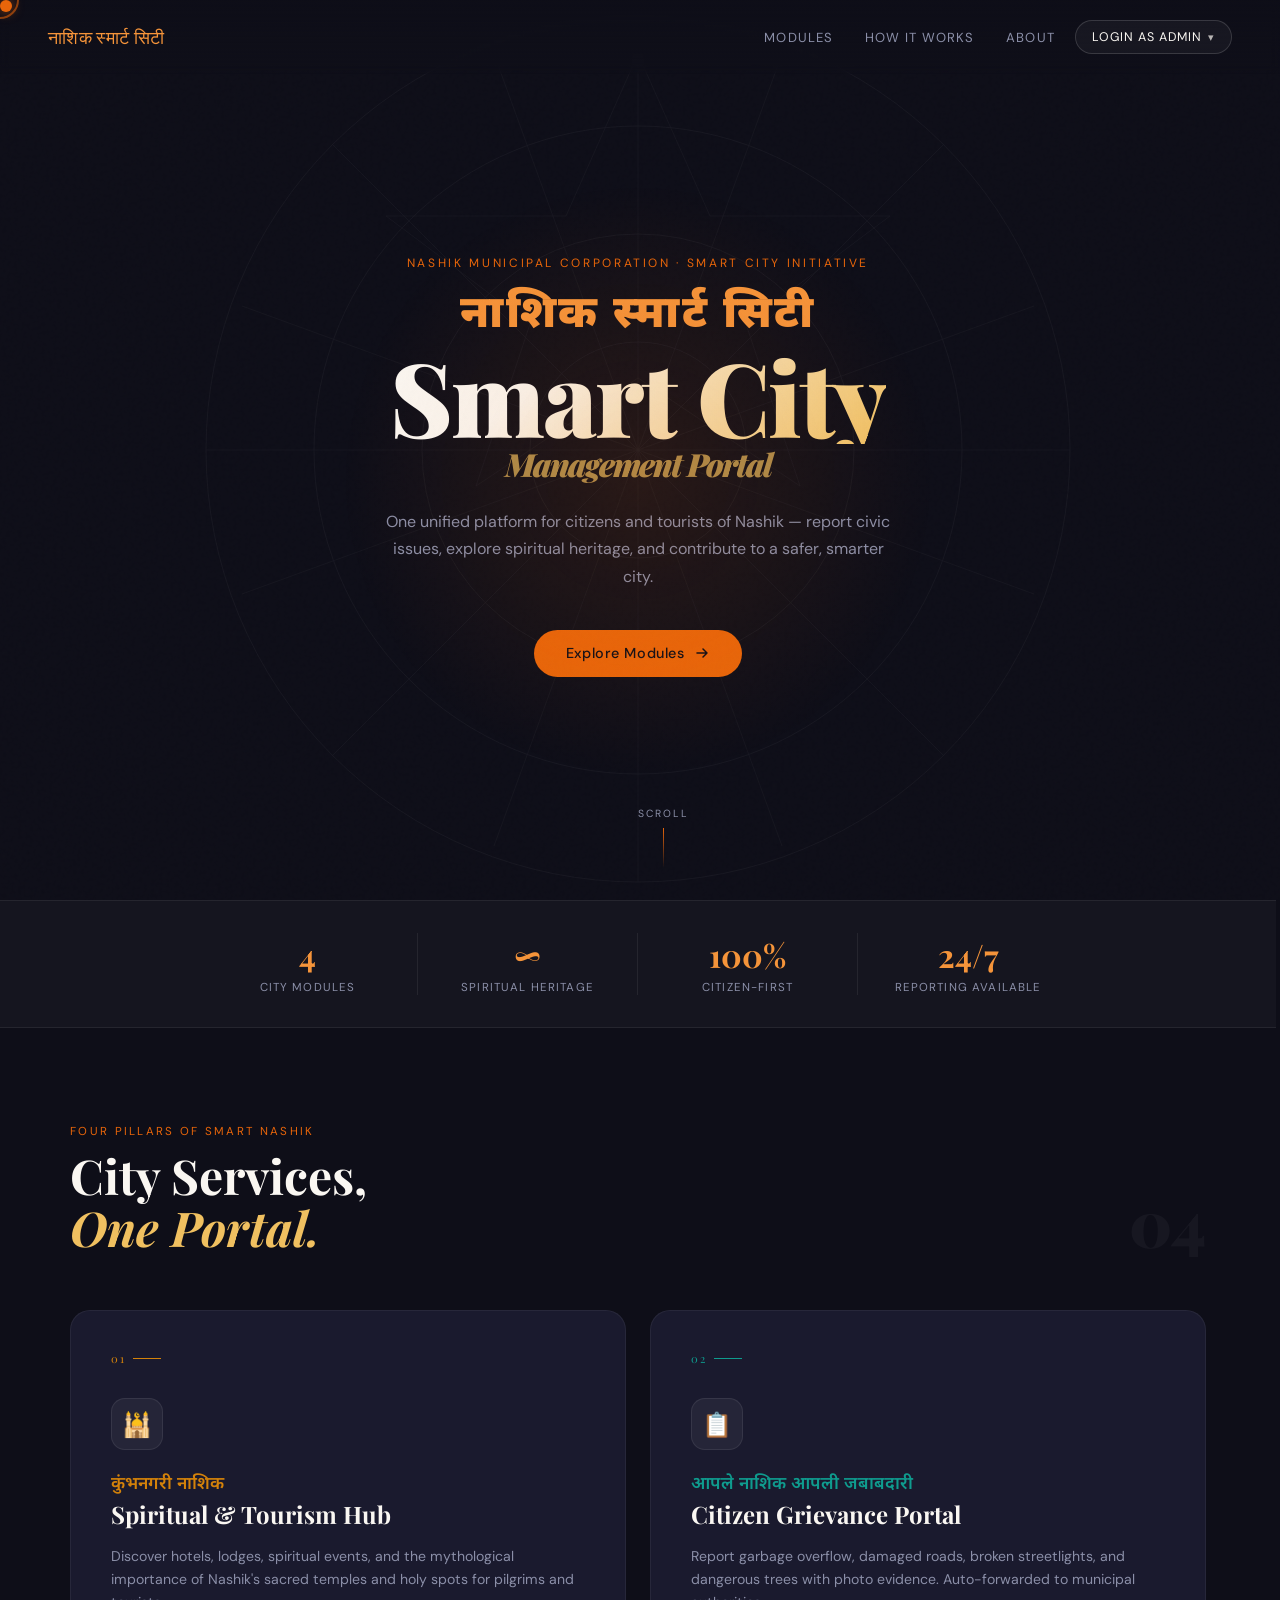
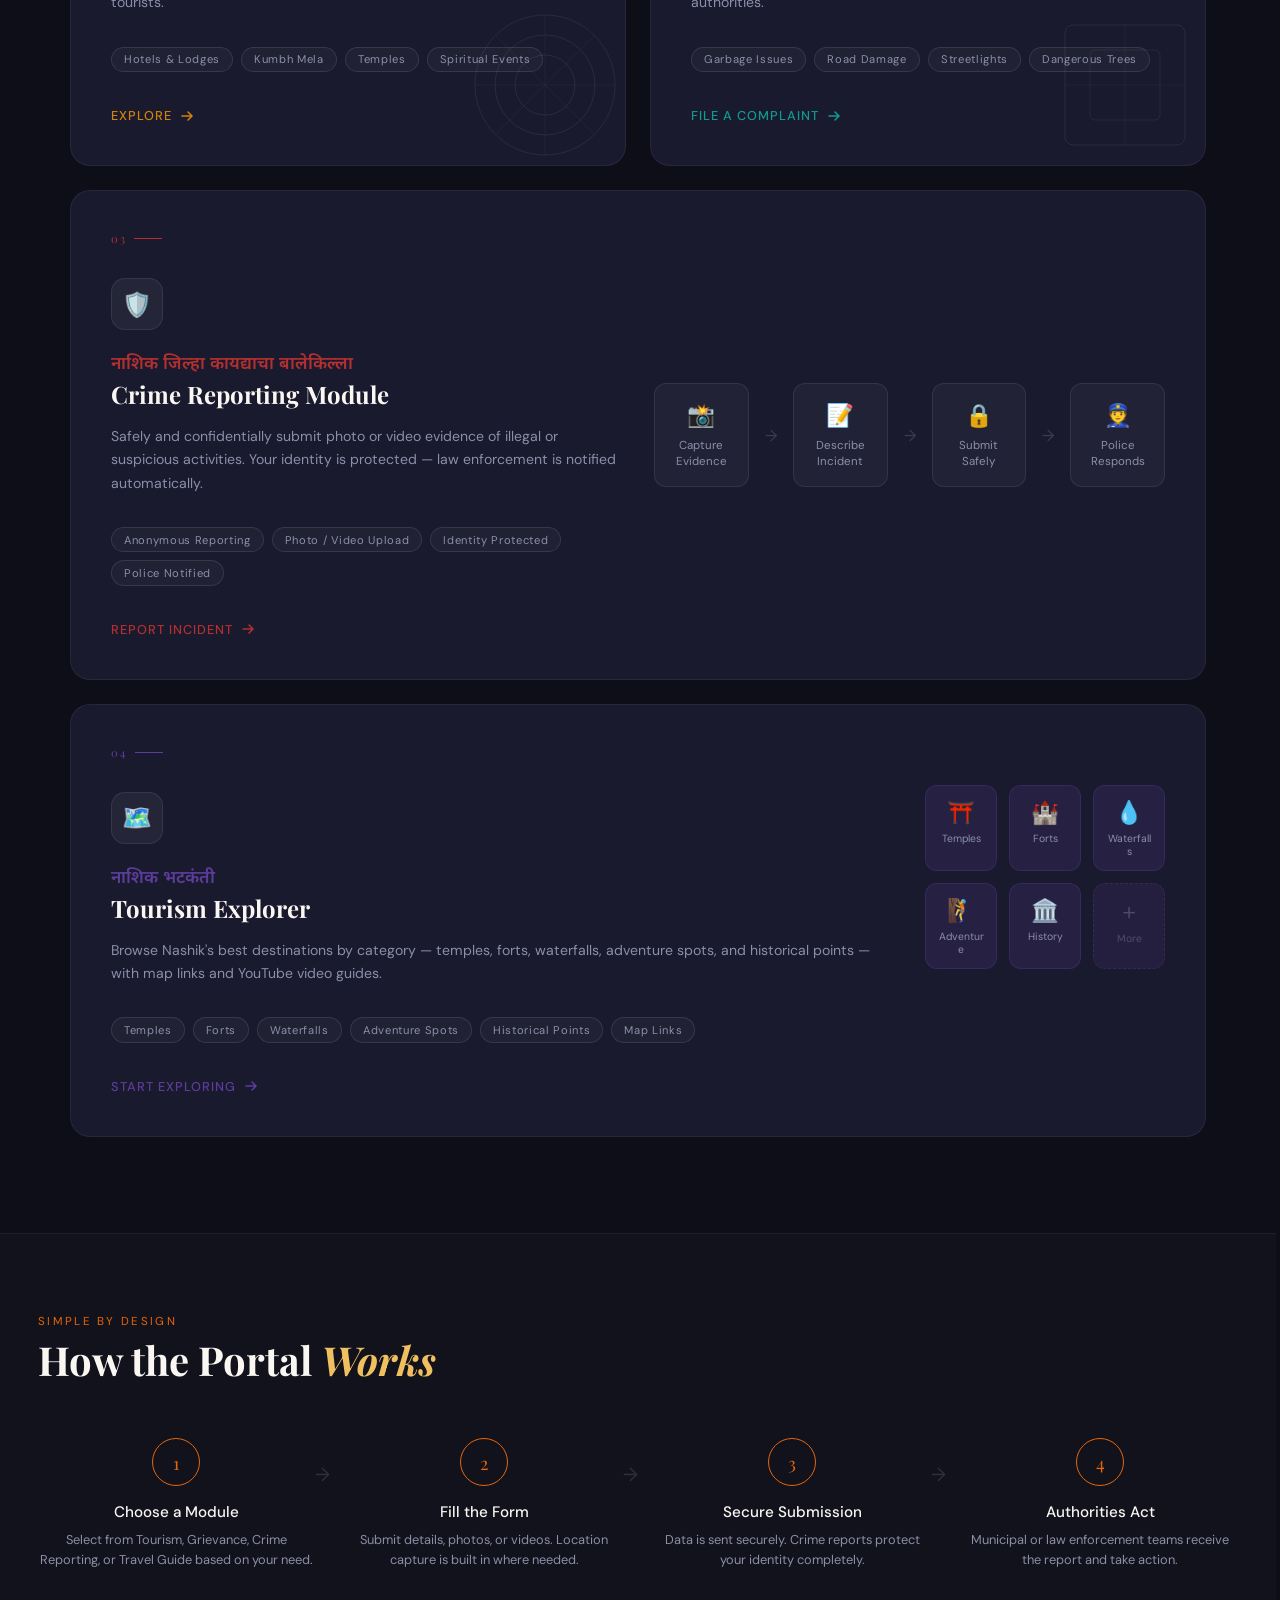
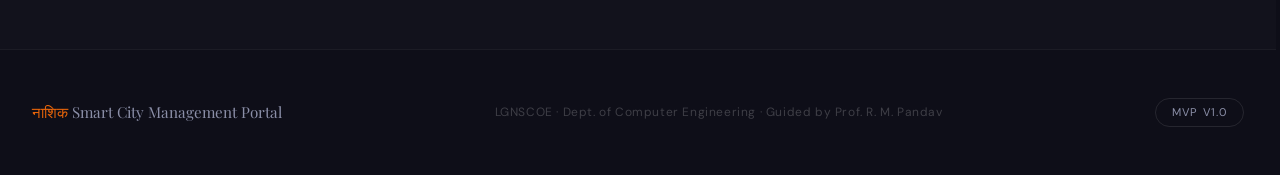
<file: frontend/index.html>
<!DOCTYPE html>
<html lang="en">
<head>
  <meta charset="UTF-8" />
  <meta name="viewport" content="width=device-width, initial-scale=1.0"/>
  <title>Smart City Nashik — नाशिक स्मार्ट सिटी</title>
  <link rel="preconnect" href="https://fonts.googleapis.com">
  <link href="https://fonts.googleapis.com/css2?family=Playfair+Display:ital,wght@0,700;0,900;1,700&family=DM+Sans:wght@300;400;500&family=Noto+Sans+Devanagari:wght@400;600;700&display=swap" rel="stylesheet">
  <style>
    :root {
      --saffron:    #E8650A;
      --saffron-lt: #F5943A;
      --gold:       #C9922A;
      --gold-lt:    #F0C060;
      --night:      #0E0E18;
      --ink:        #1A1A2E;
      --surface:    #16213E;
      --muted:      #8B8FA8;
      --white:      #FAF7F2;
      --cream:      #F5EFE4;

      --teal:       #0F9B8E;
      --red:        #B33030;
      --violet:     #5C3D99;
      --amber:      #D4820A;
    }

    *, *::before, *::after { box-sizing: border-box; margin: 0; padding: 0; }

    html { scroll-behavior: smooth; }
    body {
      font-family: 'DM Sans', sans-serif;
      background: var(--night);
      color: var(--white);
      overflow-x: hidden;
      
    }

    /* ── Noise Texture Overlay ── */
    body::before {
      content: '';
      position: fixed; inset: 0;
      background-image: url("data:image/svg+xml,%3Csvg viewBox='0 0 256 256' xmlns='http://www.w3.org/2000/svg'%3E%3Cfilter id='noise'%3E%3CfeTurbulence type='fractalNoise' baseFrequency='0.9' numOctaves='4' stitchTiles='stitch'/%3E%3C/filter%3E%3Crect width='100%25' height='100%25' filter='url(%23noise)' opacity='0.04'/%3E%3C/svg%3E");
      pointer-events: none; z-index: 1;
      opacity: 0.4;
    }

    /* ── Hero ── */
    .hero {
      min-height: 100vh;
      position: relative;
      display: flex; flex-direction: column;
      align-items: center; justify-content: center;
      padding: 6rem 2rem 4rem;
      overflow: hidden;
    }

    /* Mandala background */
    .mandala-bg {
      position: absolute;
      top: 50%; left: 50%;
      transform: translate(-50%, -50%);
      width: 900px; height: 900px;
      opacity: 0.04;
      animation: spin 80s linear infinite;
      pointer-events: none;
    }
    @keyframes spin { to { transform: translate(-50%,-50%) rotate(360deg); } }

    /* Radial glow */
    .hero::after {
      content: '';
      position: absolute;
      top: 20%; left: 50%;
      transform: translateX(-50%);
      width: 600px; height: 600px;
      background: radial-gradient(circle, rgba(232,101,10,0.12) 0%, transparent 70%);
      pointer-events: none;
    }

    .nav {
      position: fixed; top: 0; left: 0; right: 0;
      z-index: 100;
      padding: 1.25rem 3rem;
      display: flex; align-items: center; justify-content: space-between;
      background: linear-gradient(to bottom, rgba(14,14,24,0.95), transparent);
      backdrop-filter: blur(4px);
    }
    .nav-logo {
      font-family: 'Playfair Display', serif;
      font-size: 1.1rem;
      color: var(--saffron-lt);
      letter-spacing: 0.02em;
      text-decoration: none;
    }
    .nav-menu { display: flex; align-items: center; }
    .nav-links { display: flex; gap: 2rem; }
    .nav-links a {
      font-size: 0.82rem;
      letter-spacing: 0.08em;
      text-transform: uppercase;
      color: var(--muted);
      text-decoration: none;
      transition: color 0.2s;
    }
    .nav-links a:hover { color: var(--white); }

    /* Admin menu */
    .admin-menu {
      position: relative;
      margin-left: 1.25rem;
    }
    .admin-menu > summary {
      list-style: none;
      cursor: pointer;
      padding: .5rem 1rem;
      border: 1px solid rgba(255,255,255,0.14);
      border-radius: 999px;
      font-size: 0.78rem;
      letter-spacing: 0.08em;
      text-transform: uppercase;
      color: var(--white);
      background: rgba(255,255,255,0.04);
      transition: background .2s, border-color .2s;
      user-select: none;
    }
    .admin-menu > summary::-webkit-details-marker { display: none; }
    .admin-menu > summary::after {
      content: '▾';
      margin-left: .4rem; font-size: .7rem; opacity: .7;
    }
    .admin-menu > summary:hover {
      background: rgba(255,255,255,0.08);
      border-color: rgba(255,255,255,0.28);
    }
    .admin-dropdown {
      position: absolute; top: calc(100% + .5rem); right: 0;
      min-width: 180px;
      background: rgba(14,14,24,0.98);
      border: 1px solid rgba(255,255,255,0.1);
      border-radius: 12px;
      padding: .4rem;
      box-shadow: 0 12px 40px rgba(0,0,0,.5);
      display: flex; flex-direction: column;
      z-index: 110;
    }
    .admin-dropdown a {
      display: flex; align-items: center; gap: .6rem;
      padding: .65rem .8rem;
      color: var(--white);
      text-decoration: none;
      font-size: .85rem;
      border-radius: 8px;
      transition: background .15s;
    }
    .admin-dropdown a:hover { background: rgba(255,255,255,0.06); }
    .admin-dropdown .role-icon { font-size: 1rem; }
    .admin-dropdown .role-sub {
      font-size: .68rem; color: var(--muted);
      letter-spacing: .08em; text-transform: uppercase;
    }

    .hero-eyebrow {
      font-size: 0.75rem;
      letter-spacing: 0.22em;
      text-transform: uppercase;
      color: var(--saffron);
      margin-bottom: 1.5rem;
      opacity: 0;
      animation: fadeUp 0.8s 0.2s forwards;
    }

    .hero-title {
      font-family: 'Playfair Display', serif;
      font-size: clamp(3rem, 8vw, 7rem);
      font-weight: 900;
      line-height: 0.95;
      text-align: center;
      letter-spacing: -0.02em;
      opacity: 0;
      animation: fadeUp 0.9s 0.35s forwards;
    }
    .hero-title .line-deva {
      display: block;
      font-family: 'Noto Sans Devanagari', serif;
      font-size: clamp(1.4rem, 3.5vw, 2.8rem);
      color: var(--saffron-lt);
      letter-spacing: 0.05em;
      margin-bottom: 0.2em;
    }
    .hero-title .line-en {
      display: block;
      background: linear-gradient(135deg, var(--white) 30%, var(--gold-lt));
      -webkit-background-clip: text;
      -webkit-text-fill-color: transparent;
      background-clip: text;
    }
    .hero-title .line-sub {
      display: block;
      font-size: clamp(1.2rem, 2.5vw, 2rem);
      font-style: italic;
      color: var(--gold-lt);
      opacity: 0.7;
      margin-top: 0.15em;
    }

    .hero-desc {
      max-width: 520px;
      text-align: center;
      color: var(--muted);
      font-size: 1rem;
      line-height: 1.7;
      margin-top: 1.8rem;
      opacity: 0;
      animation: fadeUp 0.9s 0.5s forwards;
    }

    .hero-cta {
      margin-top: 2.5rem;
      opacity: 0;
      animation: fadeUp 0.9s 0.65s forwards;
    }
    .btn-primary {
      display: inline-flex; align-items: center; gap: 0.6rem;
      background: var(--saffron);
      color: var(--night);
      font-weight: 500;
      font-size: 0.9rem;
      letter-spacing: 0.04em;
      padding: 0.9rem 2rem;
      border-radius: 3rem;
      text-decoration: none;
      transition: background 0.2s, transform 0.2s, box-shadow 0.2s;
      box-shadow: 0 0 0 0 rgba(232,101,10,0.4);
    }
    .btn-primary:hover {
      background: var(--saffron-lt);
      transform: translateY(-2px);
      box-shadow: 0 8px 30px rgba(232,101,10,0.35);
    }
    .btn-primary svg { transition: transform 0.2s; }
    .btn-primary:hover svg { transform: translateX(3px); }

    .hero-scroll {
      position: absolute;
      bottom: 2rem; left: 50%;
      transform: translateX(-50%);
      display: flex; flex-direction: column; align-items: center; gap: 0.5rem;
      opacity: 0;
      animation: fadeUp 0.9s 1s forwards;
    }
    .hero-scroll span {
      font-size: 0.65rem; letter-spacing: 0.2em; text-transform: uppercase;
      color: var(--muted);
    }
    .scroll-line {
      width: 1px; height: 40px;
      background: linear-gradient(to bottom, var(--saffron), transparent);
      animation: scrollPulse 2s ease-in-out infinite;
    }
    @keyframes scrollPulse {
      0%, 100% { opacity: 0.3; transform: scaleY(1); }
      50% { opacity: 1; transform: scaleY(1.2); }
    }

    /* ── Stats Bar ── */
    .stats-bar {
      position: relative; z-index: 2;
      display: flex; justify-content: center;
      gap: 0;
      background: rgba(255,255,255,0.03);
      border-top: 1px solid rgba(255,255,255,0.07);
      border-bottom: 1px solid rgba(255,255,255,0.07);
      padding: 2rem 0;
      overflow: hidden;
    }
    .stat-item {
      flex: 1; max-width: 220px;
      text-align: center;
      padding: 0 2rem;
      border-right: 1px solid rgba(255,255,255,0.07);
      opacity: 0;
      animation: fadeUp 0.8s forwards;
    }
    .stat-item:last-child { border-right: none; }
    .stat-item:nth-child(1) { animation-delay: 0.1s; }
    .stat-item:nth-child(2) { animation-delay: 0.2s; }
    .stat-item:nth-child(3) { animation-delay: 0.3s; }
    .stat-item:nth-child(4) { animation-delay: 0.4s; }
    .stat-num {
      font-family: 'Playfair Display', serif;
      font-size: 2rem; font-weight: 700;
      color: var(--saffron-lt);
    }
    .stat-label {
      font-size: 0.72rem;
      letter-spacing: 0.1em;
      text-transform: uppercase;
      color: var(--muted);
      margin-top: 0.25rem;
    }

    /* ── Modules Section ── */
    .modules-section {
      position: relative; z-index: 2;
      padding: 6rem 2rem;
      max-width: 1200px;
      margin: 0 auto;
    }

    .section-header {
      display: flex; align-items: flex-end;
      justify-content: space-between;
      margin-bottom: 3.5rem;
      gap: 2rem;
    }
    .section-eyebrow {
      font-size: 0.72rem;
      letter-spacing: 0.2em;
      text-transform: uppercase;
      color: var(--saffron);
      margin-bottom: 0.6rem;
    }
    .section-title {
      font-family: 'Playfair Display', serif;
      font-size: clamp(2rem, 4vw, 3rem);
      font-weight: 700;
      line-height: 1.1;
      color: var(--white);
    }
    .section-title em {
      font-style: italic;
      color: var(--gold-lt);
    }
    .section-count {
      font-size: 4rem;
      font-family: 'Playfair Display', serif;
      color: rgba(255,255,255,0.04);
      font-weight: 900;
      line-height: 1;
      white-space: nowrap;
    }

    /* ── Module Cards ── */
    .modules-grid {
      display: grid;
      grid-template-columns: repeat(2, 1fr);
      gap: 1.5rem;
    }

    .module-card {
      position: relative;
      border-radius: 20px;
      padding: 2.5rem;
      overflow: hidden;
      cursor: none;
      text-decoration: none;
      display: block;
      border: 1px solid rgba(255,255,255,0.06);
      background: var(--ink);
      transition: transform 0.35s cubic-bezier(0.23, 1, 0.32, 1),
                  box-shadow 0.35s ease,
                  border-color 0.3s;
      opacity: 0;
      animation: fadeUp 0.7s forwards;
    }
    .module-card:nth-child(1) { animation-delay: 0.1s; }
    .module-card:nth-child(2) { animation-delay: 0.2s; }
    .module-card:nth-child(3) { animation-delay: 0.3s; }
    .module-card:nth-child(4) { animation-delay: 0.4s; }

    .module-card:hover {
      transform: translateY(-8px);
      border-color: rgba(255,255,255,0.12);
    }

    /* Each card gets its own accent color */
    .module-card.c-saffron { --accent: var(--amber); --accent-glow: rgba(212,130,10,0.15); }
    .module-card.c-teal    { --accent: var(--teal);  --accent-glow: rgba(15,155,142,0.15); }
    .module-card.c-red     { --accent: var(--red);   --accent-glow: rgba(179,48,48,0.15);  }
    .module-card.c-violet  { --accent: var(--violet);--accent-glow: rgba(92,61,153,0.15);  }

    .module-card:hover { box-shadow: 0 20px 60px var(--accent-glow, rgba(0,0,0,0.3)); }

    /* Glow circle bg */
    .card-glow {
      position: absolute;
      top: -60px; right: -60px;
      width: 280px; height: 280px;
      border-radius: 50%;
      background: var(--accent-glow, transparent);
      filter: blur(40px);
      transition: opacity 0.3s;
      opacity: 0;
      pointer-events: none;
    }
    .module-card:hover .card-glow { opacity: 1; }

    /* Corner pattern */
    .card-pattern {
      position: absolute;
      bottom: 0; right: 0;
      width: 160px; height: 160px;
      opacity: 0.07;
      pointer-events: none;
    }

    .card-number {
      font-family: 'Playfair Display', serif;
      font-size: 0.7rem;
      letter-spacing: 0.15em;
      color: var(--accent);
      margin-bottom: 2rem;
      display: flex; align-items: center; gap: 0.5rem;
    }
    .card-number::after {
      content: '';
      display: block;
      width: 28px; height: 1px;
      background: var(--accent);
    }

    .card-icon {
      width: 52px; height: 52px;
      border-radius: 14px;
      background: rgba(255,255,255,0.05);
      border: 1px solid rgba(255,255,255,0.08);
      display: flex; align-items: center; justify-content: center;
      font-size: 1.5rem;
      margin-bottom: 1.5rem;
      transition: background 0.3s, border-color 0.3s;
    }
    .module-card:hover .card-icon {
      background: rgba(255,255,255,0.09);
      border-color: rgba(255,255,255,0.14);
    }

    .card-title-deva {
      font-family: 'Noto Sans Devanagari', sans-serif;
      font-size: 1.1rem;
      font-weight: 600;
      color: var(--accent);
      margin-bottom: 0.2rem;
      line-height: 1.3;
    }
    .card-title-en {
      font-family: 'Playfair Display', serif;
      font-size: 1.5rem;
      font-weight: 700;
      color: var(--white);
      margin-bottom: 1rem;
      line-height: 1.2;
    }

    .card-desc {
      font-size: 0.88rem;
      line-height: 1.65;
      color: var(--muted);
      margin-bottom: 2rem;
    }

    .card-tags {
      display: flex; flex-wrap: wrap; gap: 0.5rem;
      margin-bottom: 2rem;
    }
    .tag {
      font-size: 0.7rem;
      letter-spacing: 0.06em;
      padding: 0.3rem 0.75rem;
      border-radius: 2rem;
      border: 1px solid rgba(255,255,255,0.1);
      color: var(--muted);
      background: rgba(255,255,255,0.03);
    }

    .card-arrow {
      display: inline-flex; align-items: center; gap: 0.5rem;
      font-size: 0.8rem;
      letter-spacing: 0.08em;
      text-transform: uppercase;
      color: var(--accent);
      font-weight: 500;
      transition: gap 0.2s;
    }
    .module-card:hover .card-arrow { gap: 0.85rem; }

    /* ── Full-width feature card (for Crime Reporting — most impactful) ── */
    .module-card.card-wide {
      grid-column: span 2;
      display: grid;
      grid-template-columns: 1fr 1fr;
      gap: 2rem;
      align-items: center;
    }
    .card-wide .card-content { }
    .card-wide .card-visual {
      display: flex; align-items: center; justify-content: center;
      height: 200px;
    }

    /* Animated process steps inside wide card */
    .process-steps {
      display: flex; gap: 1rem; align-items: center;
    }
    .step {
      flex: 1;
      background: rgba(255,255,255,0.04);
      border: 1px solid rgba(255,255,255,0.08);
      border-radius: 12px;
      padding: 1rem;
      text-align: center;
      font-size: 0.72rem;
      color: var(--muted);
      line-height: 1.4;
      position: relative;
    }
    .step-icon { font-size: 1.4rem; margin-bottom: 0.4rem; display: block; }
    .step-arrow {
      color: rgba(255,255,255,0.15);
      font-size: 1rem;
    }

    /* ── Tourism card (card 4) — full-width feature card ── */
    .module-card.card-tourism {
      grid-column: span 2;
    }
    .tourism-inner {
      display: grid;
      grid-template-columns: 1fr auto;
      gap: 2rem;
      align-items: start;
    }
    .tourism-tiles {
      display: grid;
      grid-template-columns: repeat(3, 72px);
      gap: 0.75rem;
      padding-top: 2.5rem;
    }
    .tourism-tile {
      background: rgba(92,61,153,0.2);
      border: 1px solid rgba(92,61,153,0.3);
      border-radius: 12px;
      padding: 0.75rem;
      text-align: center;
      font-size: 0.65rem;
      color: var(--muted);
    }
    .tourism-tile-icon {
      font-size: 1.4rem;
      margin-bottom: 0.3rem;
    }
    .tourism-tile--more {
      background: rgba(92,61,153,0.15);
      border: 1px dashed rgba(92,61,153,0.3);
      color: rgba(255,255,255,0.2);
    }

    /* ── How it works ── */
    .how-section {
      position: relative; z-index: 2;
      padding: 5rem 2rem;
      background: rgba(255,255,255,0.02);
      border-top: 1px solid rgba(255,255,255,0.05);
    }
    .how-inner {
      max-width: 1200px;
      margin: 0 auto;
    }
    .how-steps {
      display: grid;
      grid-template-columns: repeat(4, 1fr);
      gap: 2rem;
      margin-top: 3.5rem;
    }
    .how-step {
      text-align: center;
      position: relative;
    }
    .how-step::after {
      content: '→';
      position: absolute;
      right: -1rem; top: 1.5rem;
      color: rgba(255,255,255,0.12);
      font-size: 1.2rem;
    }
    .how-step:last-child::after { display: none; }
    .how-num {
      width: 48px; height: 48px;
      border-radius: 50%;
      border: 1px solid var(--saffron);
      color: var(--saffron);
      font-family: 'Playfair Display', serif;
      font-size: 1.1rem;
      display: flex; align-items: center; justify-content: center;
      margin: 0 auto 1rem;
    }
    .how-step h4 {
      font-size: 0.95rem;
      font-weight: 500;
      margin-bottom: 0.5rem;
      color: var(--white);
    }
    .how-step p {
      font-size: 0.8rem;
      color: var(--muted);
      line-height: 1.5;
    }

    /* ── Footer ── */
    footer {
      position: relative; z-index: 2;
      padding: 3rem 2rem;
      border-top: 1px solid rgba(255,255,255,0.06);
      display: flex; align-items: center; justify-content: space-between;
      max-width: 1200px; margin: 0 auto;
      flex-wrap: wrap; gap: 1rem;
    }
    .footer-brand {
      font-family: 'Playfair Display', serif;
      font-size: 0.95rem;
      color: var(--muted);
    }
    .footer-brand span { color: var(--saffron); }
    .footer-meta {
      font-size: 0.75rem;
      color: rgba(255,255,255,0.2);
      letter-spacing: 0.05em;
    }
    .footer-badge {
      font-size: 0.7rem;
      letter-spacing: 0.1em;
      text-transform: uppercase;
      color: var(--muted);
      border: 1px solid rgba(255,255,255,0.1);
      padding: 0.4rem 1rem;
      border-radius: 2rem;
    }

    /* ── Animations ── */
    @keyframes fadeUp {
      from { opacity: 0; transform: translateY(24px); }
      to   { opacity: 1; transform: translateY(0); }
    }

    /* ── Scrollbar ── */
    ::-webkit-scrollbar { width: 4px; }
    ::-webkit-scrollbar-track { background: var(--night); }
    ::-webkit-scrollbar-thumb { background: var(--saffron); border-radius: 2px; }

    /* ── Responsive ── */

    /* ── Mobile: Homepage ── */
    @media (max-width: 768px) {
      .nav { padding: .85rem 1.25rem; }
      .nav-menu {
        position: fixed;
        top: 0; right: 0; bottom: 0;
        width: min(80vw, 320px);
        flex-direction: column;
        align-items: stretch;
        gap: 0.75rem;
        padding: 5rem 1.5rem 2rem;
        background: rgba(14,14,24,0.98);
        backdrop-filter: blur(14px);
        -webkit-backdrop-filter: blur(14px);
        border-left: 1px solid rgba(255,255,255,0.08);
        transform: translateX(100%);
        transition: transform 0.3s cubic-bezier(0.23,1,0.32,1);
        z-index: 1000;
        overflow-y: auto;
        box-shadow: -20px 0 60px rgba(0,0,0,0.4);
      }
      .nav-menu.is-open { transform: translateX(0); }
      .nav-links { display: flex; flex-direction: column; gap: 0.2rem; }
      .nav-links a { padding: 0.75rem 0; border-bottom: 1px solid rgba(255,255,255,0.06); font-size: 1rem; }
      .admin-menu { margin: 0.5rem 0 0; }
      .admin-menu > summary { width: 100%; justify-content: flex-start; }
      .admin-menu[open] .admin-dropdown { position: static; width: 100%; margin-top: 0.5rem; box-shadow: none; }
      /* Hero: compact, readable, balanced */
      .hero {
        padding: 5rem 1.25rem 3rem;
        min-height: auto;
      }
      .hero-title { font-size: clamp(2.1rem, 9vw, 3.2rem); }
      .hero-desc { font-size: 0.92rem; line-height: 1.55; max-width: 34ch; }
      .hero-cta { margin-top: 1.25rem; }
      .hero-cta a, .hero-cta .btn { width: auto; padding: 0.9rem 1.6rem; font-size: 0.92rem; }
      .hero-scroll { display: none; }
      /* Decorative hero background — tame on mobile */
      .mandala-bg { width: 120vw; height: 120vw; opacity: 0.025; }
      .hero::after { width: 90vw; height: 90vw; top: 25%; }

      /* Modules grid — force true single column even when cards span 2 */
      .modules-grid {
        display: grid;
        grid-template-columns: 1fr !important;
        grid-auto-columns: 1fr;
        gap: 1rem;
      }
      .modules-grid > .module-card,
      .module-card.card-wide,
      .module-card.card-tourism {
        grid-column: 1 / -1 !important;
      }

      /* Wide / Tourism cards — stack to single column inner */
      .module-card.card-wide { grid-template-columns: 1fr; }
      .card-wide .card-visual { display: none; }
      .tourism-inner { grid-template-columns: 1fr; gap: 1.25rem; }
      .tourism-tiles {
        grid-template-columns: repeat(3, minmax(0, 1fr));
        padding-top: 0.5rem;
        max-width: 100%;
      }

      .module-card { padding: 1.75rem; border-radius: 16px; }
      .card-title-en { font-size: 1.2rem; }
      .card-title-deva { font-size: 1.05rem; }
      .card-desc { font-size: 0.9rem; }
      .card-tags { display: none; }

      .section-header { flex-direction: column; align-items: flex-start; gap: 0.25rem; }
      .section-count { display: none; }
      .section-title { font-size: 1.7rem; }
      .how-steps { grid-template-columns: 1fr 1fr; gap: 1.25rem; }
      .how-step::after { display: none; }

      /* Stats bar: 2x2 with breathing room */
      .stats-bar { flex-wrap: wrap; padding: 1rem 0; }
      .stat-item {
        flex: 0 0 50%;
        max-width: 50%;
        border-right: none;
        border-bottom: 1px solid rgba(255,255,255,.07);
        padding: 1rem 0.5rem;
      }
      .stat-item:nth-last-child(-n+2) { border-bottom: none; }
      .stat-num { font-size: 1.6rem; }

      footer { flex-direction: column; text-align: center; gap: .75rem; }
      .modules-section { padding: 3rem 1.25rem; }
    }

    @media (max-width: 480px) {
      .nav { padding: .7rem 1rem; }
      .nav-logo { font-size: 1rem; letter-spacing: 0; }
      .hero { padding: 4.5rem 1rem 2.5rem; }
      .hero-eyebrow { font-size: 0.62rem; letter-spacing: 0.15em; }
      .hero-title { font-size: clamp(1.9rem, 8.5vw, 2.8rem); line-height: 1.1; }
      .hero-desc { font-size: 0.88rem; }
      .how-steps { grid-template-columns: 1fr; }
      .module-card { padding: 1.4rem; }
      .card-icon { width: 44px; height: 44px; font-size: 1.25rem; }
      .tourism-tiles { grid-template-columns: repeat(2, minmax(0, 1fr)); gap: 0.5rem; }
      .tourism-tile { font-size: 0.62rem; padding: 0.6rem; }
      .tourism-tile-icon { font-size: 1.2rem; }
      .modules-section { padding: 2.5rem 1rem; }
      .stats-bar { padding: 0.5rem 0; }
      .stat-num { font-size: 1.4rem; }
      .stat-label { font-size: 0.65rem; }
    }

    @media (max-width: 360px) {
      .nav-logo { font-size: 0.92rem; }
      .hero-title { font-size: 1.8rem; }
      .hero-desc { font-size: 0.85rem; }
      .tourism-tiles { grid-template-columns: repeat(2, minmax(0, 1fr)); }
      .module-card { padding: 1.25rem; }
      .stat-item { padding: 0.8rem 0.4rem; }
    }

    /* ── Custom Cursor ── */
    @media (pointer: fine) {
      body { cursor: none; }
      .cursor {
        width: 12px; height: 12px;
        background: var(--saffron);
        border-radius: 50%;
        position: fixed; top: 0; left: 0;
        pointer-events: none; z-index: 9999;
        box-shadow: 0 0 12px rgba(232,101,10,0.7);
        will-change: transform;
      }
      .cursor-ring {
        width: 38px; height: 38px;
        border: 2px solid rgba(232,101,10,0.55);
        border-radius: 50%;
        position: fixed; top: 0; left: 0;
        pointer-events: none; z-index: 9998;
        transition: width .18s ease, height .18s ease, border-color .18s ease, border-width .18s ease;
        will-change: transform;
      }
    }
    @media (pointer: coarse) {
      .cursor, .cursor-ring { display: none !important; }
    }

  </style>
  <script src="assets/js/preloader.js"></script>
  <link rel="stylesheet" href="assets/css/responsive.css">
</head>
<body>

  <!-- Cursor -->
  <div class="cursor" id="cursor"></div>
  <div class="cursor-ring" id="cursorRing"></div>

  <!-- Nav -->
  <nav class="nav">
    <a href="#" class="nav-logo">नाशिक स्मार्ट सिटी</a>
    <button class="nav-hamburger" id="navToggle" aria-label="Toggle menu" aria-expanded="false" aria-controls="navMenu">
      <span></span><span></span><span></span>
    </button>
    <div class="nav-menu" id="navMenu">
      <div class="nav-links">
        <a href="#modules">Modules</a>
        <a href="#how">How It Works</a>
        <a href="#">About</a>
      </div>
      <details class="admin-menu" id="adminMenu">
        <summary>Login as Admin</summary>
        <div class="admin-dropdown">
          <a href="admin/nmc/login.html">
            <span class="role-icon">🏛️</span>
            <span>
              <div>NMC</div>
              <div class="role-sub">Municipal</div>
            </span>
          </a>
          <a href="admin/police/login.html">
            <span class="role-icon">👮</span>
            <span>
              <div>Police</div>
              <div class="role-sub">Nashik District</div>
            </span>
          </a>
        </div>
      </details>
    </div>
  </nav>
  <div class="nav-scrim" id="navScrim"></div>
  <script>
    // Close admin dropdown on outside click
    document.addEventListener('click', (e) => {
      const m = document.getElementById('adminMenu');
      if (m && m.open && !m.contains(e.target)) m.open = false;
    });
    // Mobile nav hamburger
    (function () {
      const btn   = document.getElementById('navToggle');
      const menu  = document.getElementById('navMenu');
      const scrim = document.getElementById('navScrim');
      if (!btn || !menu || !scrim) return;
      function close() {
        menu.classList.remove('is-open');
        scrim.classList.remove('is-open');
        document.body.classList.remove('nav-open');
        btn.setAttribute('aria-expanded', 'false');
      }
      btn.addEventListener('click', () => {
        const open = !menu.classList.contains('is-open');
        menu.classList.toggle('is-open', open);
        scrim.classList.toggle('is-open', open);
        document.body.classList.toggle('nav-open', open);
        btn.setAttribute('aria-expanded', String(open));
      });
      scrim.addEventListener('click', close);
      menu.querySelectorAll('a').forEach(a => a.addEventListener('click', close));
      document.addEventListener('keydown', (e) => { if (e.key === 'Escape') close(); });
      window.addEventListener('resize', () => {
        if (window.innerWidth > 768) close();
      });
    })();
  </script>

  <!-- Hero -->
  <section class="hero">

    <!-- Mandala SVG -->
    <svg class="mandala-bg" viewBox="0 0 500 500" fill="none" xmlns="http://www.w3.org/2000/svg">
      <circle cx="250" cy="250" r="240" stroke="white" stroke-width="0.5"/>
      <circle cx="250" cy="250" r="180" stroke="white" stroke-width="0.5"/>
      <circle cx="250" cy="250" r="120" stroke="white" stroke-width="0.5"/>
      <circle cx="250" cy="250" r="60" stroke="white" stroke-width="0.5"/>
      <g stroke="white" stroke-width="0.4">
        <line x1="250" y1="10" x2="250" y2="490"/>
        <line x1="10" y1="250" x2="490" y2="250"/>
        <line x1="80" y1="80" x2="420" y2="420"/>
        <line x1="420" y1="80" x2="80" y2="420"/>
        <line x1="30" y1="170" x2="470" y2="330"/>
        <line x1="30" y1="330" x2="470" y2="170"/>
        <line x1="170" y1="30" x2="330" y2="470"/>
        <line x1="330" y1="30" x2="170" y2="470"/>
      </g>
      <polygon points="250,30 290,120 390,120 310,180 340,270 250,210 160,270 190,180 110,120 210,120" fill="none" stroke="white" stroke-width="0.4"/>
    </svg>

    <p class="hero-eyebrow">Nashik Municipal Corporation · Smart City Initiative</p>

    <h1 class="hero-title">
      <span class="line-deva">नाशिक स्मार्ट सिटी</span>
      <span class="line-en">Smart City</span>
      <span class="line-sub">Management Portal</span>
    </h1>

    <p class="hero-desc">
      One unified platform for citizens and tourists of Nashik — report civic issues, explore spiritual heritage, and contribute to a safer, smarter city.
    </p>

    <div class="hero-cta">
      <a href="#modules" class="btn-primary">
        Explore Modules
        <svg width="16" height="16" viewBox="0 0 16 16" fill="none">
          <path d="M3 8h10M9 4l4 4-4 4" stroke="currentColor" stroke-width="1.5" stroke-linecap="round" stroke-linejoin="round"/>
        </svg>
      </a>
    </div>

    <div class="hero-scroll">
      <span>Scroll</span>
      <div class="scroll-line"></div>
    </div>
  </section>

  <!-- Stats -->
  <div class="stats-bar">
    <div class="stat-item">
      <div class="stat-num">4</div>
      <div class="stat-label">City Modules</div>
    </div>
    <div class="stat-item">
      <div class="stat-num">∞</div>
      <div class="stat-label">Spiritual Heritage</div>
    </div>
    <div class="stat-item">
      <div class="stat-num">100%</div>
      <div class="stat-label">Citizen-First</div>
    </div>
    <div class="stat-item">
      <div class="stat-num">24/7</div>
      <div class="stat-label">Reporting Available</div>
    </div>
  </div>

  <!-- Modules -->
  <section class="modules-section" id="modules">
    <div class="section-header">
      <div>
        <p class="section-eyebrow">Four Pillars of Smart Nashik</p>
        <h2 class="section-title">City Services,<br><em>One Portal.</em></h2>
      </div>
      <div class="section-count">04</div>
    </div>

    <div class="modules-grid">

      <!-- Card 1: Kumbhnagari -->
      <a href="kumbhnagari/index.html" class="module-card c-saffron">
        <div class="card-glow"></div>
        <svg class="card-pattern" viewBox="0 0 160 160" fill="none" xmlns="http://www.w3.org/2000/svg">
          <circle cx="80" cy="80" r="70" stroke="white" stroke-width="1"/>
          <circle cx="80" cy="80" r="50" stroke="white" stroke-width="1"/>
          <circle cx="80" cy="80" r="30" stroke="white" stroke-width="1"/>
          <line x1="80" y1="10" x2="80" y2="150" stroke="white" stroke-width="0.5"/>
          <line x1="10" y1="80" x2="150" y2="80" stroke="white" stroke-width="0.5"/>
          <line x1="30" y1="30" x2="130" y2="130" stroke="white" stroke-width="0.5"/>
          <line x1="130" y1="30" x2="30" y2="130" stroke="white" stroke-width="0.5"/>
        </svg>

        <div class="card-number">01</div>
        <div class="card-icon">🕌</div>
        <div class="card-title-deva">कुंभनगरी नाशिक</div>
        <div class="card-title-en">Spiritual & Tourism Hub</div>
        <p class="card-desc">Discover hotels, lodges, spiritual events, and the mythological importance of Nashik's sacred temples and holy spots for pilgrims and tourists.</p>
        <div class="card-tags">
          <span class="tag">Hotels & Lodges</span>
          <span class="tag">Kumbh Mela</span>
          <span class="tag">Temples</span>
          <span class="tag">Spiritual Events</span>
        </div>
        <span class="card-arrow">
          Explore
          <svg width="14" height="14" viewBox="0 0 14 14" fill="none">
            <path d="M2 7h10M8 3l4 4-4 4" stroke="currentColor" stroke-width="1.5" stroke-linecap="round"/>
          </svg>
        </span>
      </a>

      <!-- Card 2: Citizen Grievance -->
      <a href="grievance/index.html" class="module-card c-teal">
        <div class="card-glow"></div>
        <svg class="card-pattern" viewBox="0 0 160 160" fill="none">
          <rect x="20" y="20" width="120" height="120" rx="8" stroke="white" stroke-width="1"/>
          <rect x="45" y="45" width="70" height="70" rx="5" stroke="white" stroke-width="0.8"/>
          <line x1="20" y1="80" x2="140" y2="80" stroke="white" stroke-width="0.5"/>
          <line x1="80" y1="20" x2="80" y2="140" stroke="white" stroke-width="0.5"/>
        </svg>

        <div class="card-number">02</div>
        <div class="card-icon">📋</div>
        <div class="card-title-deva">आपले नाशिक आपली जबाबदारी</div>
        <div class="card-title-en">Citizen Grievance Portal</div>
        <p class="card-desc">Report garbage overflow, damaged roads, broken streetlights, and dangerous trees with photo evidence. Auto-forwarded to municipal authorities.</p>
        <div class="card-tags">
          <span class="tag">Garbage Issues</span>
          <span class="tag">Road Damage</span>
          <span class="tag">Streetlights</span>
          <span class="tag">Dangerous Trees</span>
        </div>
        <span class="card-arrow">
          File a Complaint
          <svg width="14" height="14" viewBox="0 0 14 14" fill="none">
            <path d="M2 7h10M8 3l4 4-4 4" stroke="currentColor" stroke-width="1.5" stroke-linecap="round"/>
          </svg>
        </span>
      </a>

      <!-- Card 3: Crime Reporting — wide -->
      <a href="crime/index.html" class="module-card c-red card-wide">
        <div class="card-glow"></div>

        <div class="card-content">
          <div class="card-number">03</div>
          <div class="card-icon">🛡️</div>
          <div class="card-title-deva">नाशिक जिल्हा कायद्याचा बालेकिल्ला</div>
          <div class="card-title-en">Crime Reporting Module</div>
          <p class="card-desc">Safely and confidentially submit photo or video evidence of illegal or suspicious activities. Your identity is protected — law enforcement is notified automatically.</p>
          <div class="card-tags">
            <span class="tag">Anonymous Reporting</span>
            <span class="tag">Photo / Video Upload</span>
            <span class="tag">Identity Protected</span>
            <span class="tag">Police Notified</span>
          </div>
          <span class="card-arrow">
            Report Incident
            <svg width="14" height="14" viewBox="0 0 14 14" fill="none">
              <path d="M2 7h10M8 3l4 4-4 4" stroke="currentColor" stroke-width="1.5" stroke-linecap="round"/>
            </svg>
          </span>
        </div>

        <div class="card-visual">
          <div class="process-steps">
            <div class="step">
              <span class="step-icon">📸</span>
              Capture Evidence
            </div>
            <span class="step-arrow">→</span>
            <div class="step">
              <span class="step-icon">📝</span>
              Describe Incident
            </div>
            <span class="step-arrow">→</span>
            <div class="step">
              <span class="step-icon">🔒</span>
              Submit Safely
            </div>
            <span class="step-arrow">→</span>
            <div class="step">
              <span class="step-icon">👮</span>
              Police Responds
            </div>
          </div>
        </div>
      </a>

      <!-- Card 4: Nashik Bhatakanti -->
      <a href="tourism/index.html" class="module-card c-violet card-tourism">
        <div class="card-glow"></div>
        <div class="tourism-inner">
          <div>
            <div class="card-number">04</div>
            <div class="card-icon">🗺️</div>
            <div class="card-title-deva">नाशिक भटकंती</div>
            <div class="card-title-en">Tourism Explorer</div>
            <p class="card-desc">Browse Nashik's best destinations by category — temples, forts, waterfalls, adventure spots, and historical points — with map links and YouTube video guides.</p>
            <div class="card-tags">
              <span class="tag">Temples</span>
              <span class="tag">Forts</span>
              <span class="tag">Waterfalls</span>
              <span class="tag">Adventure Spots</span>
              <span class="tag">Historical Points</span>
              <span class="tag">Map Links</span>
            </div>
            <span class="card-arrow">
              Start Exploring
              <svg width="14" height="14" viewBox="0 0 14 14" fill="none">
                <path d="M2 7h10M8 3l4 4-4 4" stroke="currentColor" stroke-width="1.5" stroke-linecap="round"/>
              </svg>
            </span>
          </div>
          <!-- Mini category tiles -->
          <div class="tourism-tiles">
            <div class="tourism-tile"><div class="tourism-tile-icon">⛩️</div>Temples</div>
            <div class="tourism-tile"><div class="tourism-tile-icon">🏰</div>Forts</div>
            <div class="tourism-tile"><div class="tourism-tile-icon">💧</div>Waterfalls</div>
            <div class="tourism-tile"><div class="tourism-tile-icon">🧗</div>Adventure</div>
            <div class="tourism-tile"><div class="tourism-tile-icon">🏛️</div>History</div>
            <div class="tourism-tile tourism-tile--more"><div class="tourism-tile-icon">＋</div>More</div>
          </div>
        </div>
      </a>

    </div>
  </section>

  <!-- How It Works -->
  <section class="how-section" id="how">
    <div class="how-inner">
      <div>
        <p class="section-eyebrow">Simple by Design</p>
        <h2 class="section-title" style="font-size: clamp(1.8rem,3.5vw,2.5rem);">How the Portal <em>Works</em></h2>
      </div>
      <div class="how-steps">
        <div class="how-step">
          <div class="how-num">1</div>
          <h4>Choose a Module</h4>
          <p>Select from Tourism, Grievance, Crime Reporting, or Travel Guide based on your need.</p>
        </div>
        <div class="how-step">
          <div class="how-num">2</div>
          <h4>Fill the Form</h4>
          <p>Submit details, photos, or videos. Location capture is built in where needed.</p>
        </div>
        <div class="how-step">
          <div class="how-num">3</div>
          <h4>Secure Submission</h4>
          <p>Data is sent securely. Crime reports protect your identity completely.</p>
        </div>
        <div class="how-step">
          <div class="how-num">4</div>
          <h4>Authorities Act</h4>
          <p>Municipal or law enforcement teams receive the report and take action.</p>
        </div>
      </div>
    </div>
  </section>

  <!-- Footer -->
  <footer>
    <div class="footer-brand">
      <span>नाशिक</span> Smart City Management Portal
    </div>
    <div class="footer-meta">LGNSCOE · Dept. of Computer Engineering · Guided by Prof. R. M. Pandav</div>
    <div class="footer-badge">MVP v1.0</div>
  </footer>

  <script>
    // ── Cursor (desktop only) ──
    (function() {
      if (!window.matchMedia('(pointer: fine)').matches) return;
      const dot  = document.getElementById('cursor');
      const ring = document.getElementById('cursorRing');
      if (!dot || !ring) return;
      let mx=0, my=0, rx=0, ry=0;
      document.addEventListener('mousemove', e => {
        mx = e.clientX; my = e.clientY;
        dot.style.transform = `translate(${mx - 6}px, ${my - 6}px)`;
      }, { passive: true });
      (function loop() {
        rx += (mx - rx) * 0.28;
        ry += (my - ry) * 0.28;
        ring.style.transform = `translate(${rx - 19}px, ${ry - 19}px)`;
        requestAnimationFrame(loop);
      })();
      document.querySelectorAll('a, button, [role="button"]').forEach(el => {
        el.addEventListener('mouseenter', () => {
          ring.style.width = '50px'; ring.style.height = '50px';
          ring.style.borderColor = 'rgba(232,101,10,.9)';
          ring.style.borderWidth = '2.5px';
        });
        el.addEventListener('mouseleave', () => {
          ring.style.width = '38px'; ring.style.height = '38px';
          ring.style.borderColor = 'rgba(232,101,10,.55)';
          ring.style.borderWidth = '2px';
        });
      });
    })();

    // Intersection Observer for card animations
    const observer = new IntersectionObserver(entries => {
      entries.forEach(entry => {
        if (entry.isIntersecting) {
          entry.target.style.animationPlayState = 'running';
        }
      });
    }, { threshold: 0.1 });

    document.querySelectorAll('.module-card, .stat-item, .how-step').forEach(el => {
      el.style.animationPlayState = 'paused';
      observer.observe(el);
    });
  </script>
</body>
</html>
</file>
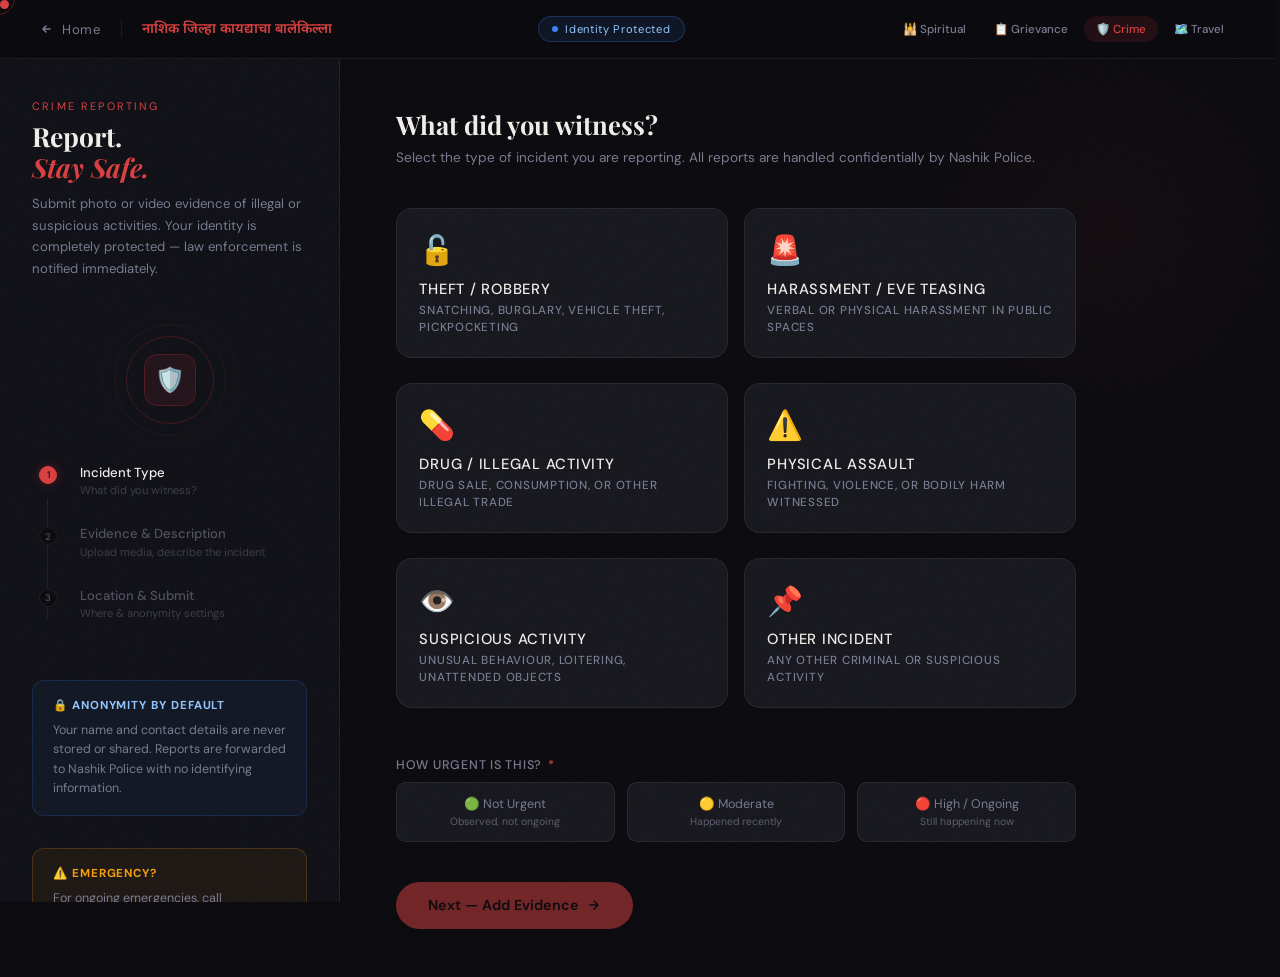
<file: frontend/crime/index.html>
<!DOCTYPE html>
<html lang="en">
<head>
  <meta charset="UTF-8"/>
  <meta name="viewport" content="width=device-width, initial-scale=1.0"/>
  <title>Crime Reporting · नाशिक जिल्हा कायद्याचा बालेकिल्ला</title>
  <link rel="preconnect" href="https://fonts.googleapis.com">
  <link href="https://fonts.googleapis.com/css2?family=Playfair+Display:ital,wght@0,700;0,900;1,700&family=DM+Sans:wght@300;400;500&family=Noto+Sans+Devanagari:wght@400;600;700&display=swap" rel="stylesheet">
  <style>
    :root {
      --red:        #B33030;
      --red-lt:     #D94040;
      --red-dk:     #8A2020;
      --red-glow:   rgba(179,48,48,0.18);
      --amber:      #D4820A;
      --night:      #0C0C10;
      --ink:        #111118;
      --surface:    #18181F;
      --surface2:   #202030;
      --border:     rgba(255,255,255,0.07);
      --border-act: rgba(179,48,48,0.45);
      --muted:      #7A7A90;
      --muted2:     #50505F;
      --white:      #F0EDE8;

      --success:    #22C55E;
      --warn:       #F59E0B;
      --danger:     #EF4444;
      --shield:     #3B82F6;
    }

    *, *::before, *::after { box-sizing: border-box; margin: 0; padding: 0; }
    html { scroll-behavior: smooth; }
    body {
      font-family: 'DM Sans', sans-serif;
      background: var(--night);
      color: var(--white);
      min-height: 100vh;
      overflow-x: hidden;
      
    }

    /* Cursor */
    .cursor      { width: 9px; height: 9px; background: var(--red-lt); border-radius: 50%; position: fixed; top:0;left:0; pointer-events:none; z-index:9999; }
    .cursor-ring { width: 34px; height: 34px; border: 1.5px solid rgba(179,48,48,.45); border-radius: 50%; position: fixed; top:0;left:0; pointer-events:none; z-index:9998; transition: width .2s, height .2s, border-color .2s; }

    /* Noise overlay */
    body::before {
      content:''; position:fixed; inset:0;
      background-image: url("data:image/svg+xml,%3Csvg viewBox='0 0 256 256' xmlns='http://www.w3.org/2000/svg'%3E%3Cfilter id='n'%3E%3CfeTurbulence type='fractalNoise' baseFrequency='0.9' numOctaves='4' stitchTiles='stitch'/%3E%3C/filter%3E%3Crect width='100%25' height='100%25' filter='url(%23n)' opacity='0.04'/%3E%3C/svg%3E");
      pointer-events:none; z-index:1; opacity:.4;
    }

    /* ── NAV ── */
    .nav {
      position: sticky; top: 0; z-index: 100;
      padding: 1rem 2.5rem;
      background: rgba(12,12,16,.95);
      backdrop-filter: blur(14px);
      border-bottom: 1px solid var(--border);
      display: flex; align-items: center; gap: 1.25rem;
    }
    .nav-back {
      display: flex; align-items: center; gap: 0.5rem;
      text-decoration: none; color: var(--muted);
      font-size: 0.82rem; letter-spacing: 0.05em;
      transition: color .2s;
    }
    .nav-back:hover { color: var(--white); }
    .nav-divider { width: 1px; height: 18px; background: var(--border); }
    .nav-title {
      font-family: 'Noto Sans Devanagari', sans-serif;
      font-size: 0.88rem; color: var(--red-lt); font-weight: 600;
    }
    .anon-badge {
      margin-left: auto;
      display: flex; align-items: center; gap: 0.45rem;
      background: rgba(59,130,246,.1);
      border: 1px solid rgba(59,130,246,.25);
      border-radius: 2rem;
      padding: 0.3rem 0.85rem;
      font-size: 0.7rem;
      letter-spacing: 0.06em;
      color: #93C5FD;
    }
    .anon-dot {
      width: 6px; height: 6px;
      border-radius: 50%;
      background: var(--shield);
      animation: pulse-dot 2s infinite;
    }
    @keyframes pulse-dot {
      0%,100% { opacity: 1; transform: scale(1); }
      50% { opacity: .5; transform: scale(1.4); }
    }

    /* ── LAYOUT ── */
    .page {
      display: grid;
      grid-template-columns: 340px 1fr;
      min-height: calc(100vh - 57px);
    }

    /* ── SIDEBAR ── */
    .sidebar {
      background: var(--ink);
      border-right: 1px solid var(--border);
      padding: 2.5rem 2rem;
      position: sticky; top: 57px;
      height: calc(100vh - 57px);
      overflow-y: auto;
      display: flex; flex-direction: column; gap: 2rem;
    }

    .sidebar-eyebrow {
      font-size: 0.68rem; letter-spacing: 0.2em;
      text-transform: uppercase; color: var(--red-lt);
      margin-bottom: 0.5rem;
    }
    .sidebar-title {
      font-family: 'Playfair Display', serif;
      font-size: 1.65rem; font-weight: 700; line-height: 1.15;
    }
    .sidebar-title em { font-style: italic; color: var(--red-lt); }
    .sidebar-desc {
      font-size: 0.82rem; color: var(--muted);
      line-height: 1.65; margin-top: 0.7rem;
    }

    /* Shield graphic */
    .shield-graphic {
      display: flex; align-items: center; justify-content: center;
      padding: 1.5rem 0 0.5rem;
    }
    .shield-outer {
      width: 88px; height: 88px;
      position: relative;
      display: flex; align-items: center; justify-content: center;
    }
    .shield-ring {
      position: absolute; inset: 0;
      border-radius: 50%;
      border: 1px solid rgba(179,48,48,.3);
      animation: ringPulse 3s ease-in-out infinite;
    }
    .shield-ring:nth-child(2) {
      inset: -12px;
      border-color: rgba(179,48,48,.12);
      animation-delay: .8s;
    }
    .shield-ring:nth-child(3) {
      inset: -24px;
      border-color: rgba(179,48,48,.06);
      animation-delay: 1.6s;
    }
    @keyframes ringPulse {
      0%,100% { opacity: .4; transform: scale(1); }
      50% { opacity: 1; transform: scale(1.04); }
    }
    .shield-icon {
      width: 52px; height: 52px;
      background: rgba(179,48,48,.12);
      border: 1.5px solid rgba(179,48,48,.3);
      border-radius: 14px;
      display: grid; place-items: center;
      font-size: 1.5rem;
      position: relative; z-index: 1;
    }

    /* Steps indicator */
    .steps-indicator { display: flex; flex-direction: column; }
    .step-item {
      display: flex; align-items: flex-start;
      gap: 1rem; position: relative;
    }
    .step-item:not(:last-child)::after {
      content: ''; position: absolute;
      left: 15px; top: 34px;
      width: 1px; height: calc(100% - 2px);
      background: var(--border);
    }
    .step-dot-wrap { flex-shrink: 0; width: 32px; display: flex; justify-content: center; padding-top: 2px; }
    .step-dot {
      width: 18px; height: 18px; border-radius: 50%;
      border: 1.5px solid var(--border);
      background: var(--night);
      display: grid; place-items: center;
      font-size: 0.6rem; font-weight: 500;
      color: var(--muted2);
      transition: all .3s; position: relative; z-index:1;
    }
    .step-item.active .step-dot {
      border-color: var(--red-lt); background: var(--red-lt);
      color: var(--night); box-shadow: 0 0 12px rgba(179,48,48,.4);
    }
    .step-item.done .step-dot { border-color: var(--red-dk); background: var(--red-dk); color: var(--white); }
    .step-text { padding: 0 0 1.75rem; }
    .step-label { font-size: 0.82rem; font-weight: 500; color: var(--muted2); transition: color .3s; }
    .step-item.active .step-label { color: var(--white); }
    .step-item.done .step-label { color: var(--red-dk); }
    .step-sublabel { font-size: 0.7rem; color: var(--muted2); margin-top: 0.15rem; opacity:.7; }

    /* Info boxes */
    .info-box {
      background: rgba(59,130,246,.06);
      border: 1px solid rgba(59,130,246,.18);
      border-radius: 12px;
      padding: 1rem 1.25rem;
      font-size: 0.78rem; color: var(--muted); line-height: 1.55;
    }
    .info-box.warn-box {
      background: rgba(245,158,11,.06);
      border-color: rgba(245,158,11,.2);
    }
    .info-box strong {
      display: block; color: #93C5FD;
      font-size: 0.72rem; letter-spacing: 0.08em;
      text-transform: uppercase; margin-bottom: 0.4rem;
    }
    .info-box.warn-box strong { color: var(--warn); }

    /* ── MAIN ── */
    .main { padding: 3rem 3.5rem; position: relative; }
    .main::before {
      content:''; position:absolute;
      top:-80px; right:-80px;
      width:500px; height:500px;
      background: radial-gradient(circle, rgba(179,48,48,.05) 0%, transparent 65%);
      pointer-events:none;
    }

    /* ── STEP PANELS ── */
    .step-panel { display: none; max-width: 680px; }
    .step-panel.active {
      display: block;
      animation: panelIn .35s ease forwards;
    }
    @keyframes panelIn {
      from { opacity:0; transform:translateY(16px); }
      to   { opacity:1; transform:translateY(0); }
    }

    .panel-title {
      font-family: 'Playfair Display', serif;
      font-size: 1.6rem; font-weight: 700; color: var(--white);
      margin-bottom: 0.4rem;
    }
    .panel-sub { font-size: 0.85rem; color: var(--muted); margin-bottom: 2.5rem; line-height: 1.5; }

    /* ── Incident Type Cards ── */
    .type-grid {
      display: grid; grid-template-columns: repeat(2, 1fr);
      gap: 1rem; margin-bottom: 2.5rem;
    }
    .type-card {
      background: var(--surface);
      border: 1.5px solid var(--border);
      border-radius: 16px; padding: 1.4rem;
      cursor: none; transition: all .25s;
      position: relative; overflow: hidden;
    }
    .type-card:hover { border-color: rgba(179,48,48,.35); background: var(--surface2); transform: translateY(-2px); }
    .type-card.selected {
      border-color: var(--red-lt);
      background: rgba(179,48,48,.08);
      box-shadow: 0 0 0 1px var(--red-lt), inset 0 0 30px rgba(179,48,48,.04);
    }
    .type-card.selected::after {
      content:'✓';
      position:absolute; top:.75rem; right:.9rem;
      width:20px; height:20px;
      background: var(--red-lt); color: var(--night);
      border-radius:50%; font-size:.6rem; font-weight:700;
      display:grid; place-items:center;
    }
    .type-card input[type="radio"] { display: none; }
    .type-icon { font-size: 1.8rem; margin-bottom: 0.6rem; display: block; }
    .type-name { font-size: 0.92rem; font-weight: 500; color: var(--white); margin-bottom: 0.2rem; }
    .type-desc { font-size: 0.73rem; color: var(--muted); line-height: 1.4; }

    /* Urgency toggle */
    .urgency-row { display: flex; gap: 0.75rem; margin-bottom: 2.5rem; }
    .urgency-btn {
      flex: 1; background: var(--surface);
      border: 1.5px solid var(--border);
      border-radius: 10px; padding: 0.8rem 0.5rem;
      text-align: center; cursor: none;
      font-size: 0.78rem; color: var(--muted);
      transition: all .2s; font-family: 'DM Sans', sans-serif;
    }
    .urgency-btn:hover { border-color: rgba(255,255,255,.15); color: var(--white); }
    .urgency-btn.sel-low    { border-color: var(--success); color: var(--success); background: rgba(34,197,94,.07); }
    .urgency-btn.sel-medium { border-color: var(--warn);    color: var(--warn);    background: rgba(245,158,11,.07); }
    .urgency-btn.sel-high   { border-color: var(--danger);  color: var(--danger);  background: rgba(239,68,68,.1); }
    .urgency-btn small { display: block; font-size: 0.65rem; margin-top: 0.2rem; opacity: .7; }

    /* ── Form fields ── */
    .field-group { margin-bottom: 1.5rem; }
    label {
      display: block; font-size: 0.78rem;
      letter-spacing: 0.06em; text-transform: uppercase;
      color: var(--muted); margin-bottom: 0.55rem; font-weight: 500;
    }
    label .req { color: var(--red-lt); margin-left: 2px; }
    label .opt { color: var(--muted2); text-transform: none; letter-spacing: 0; font-size: .7rem; }

    input[type="text"], input[type="datetime-local"], textarea, select {
      width: 100%;
      background: var(--surface); border: 1.5px solid var(--border);
      border-radius: 10px; padding: 0.85rem 1rem;
      color: var(--white); font-family: 'DM Sans', sans-serif;
      font-size: 0.9rem; outline: none;
      transition: border-color .2s, box-shadow .2s, background .2s;
      appearance: none;
    }
    input::placeholder, textarea::placeholder { color: var(--muted2); }
    input:focus, textarea:focus, select:focus {
      border-color: var(--red-lt);
      background: var(--surface2);
      box-shadow: 0 0 0 3px rgba(179,48,48,.12);
    }
    textarea { resize: vertical; min-height: 120px; line-height: 1.6; }
    .field-row { display: grid; grid-template-columns: 1fr 1fr; gap: 1rem; }

    /* Char counter */
    .char-count { font-size: .7rem; color: var(--muted2); text-align: right; margin-top: .3rem; }
    .char-count.warn { color: var(--warn); }

    /* Select arrow */
    select {
      background-image: url("data:image/svg+xml,%3Csvg width='12' height='8' viewBox='0 0 12 8' fill='none' xmlns='http://www.w3.org/2000/svg'%3E%3Cpath d='M1 1l5 5 5-5' stroke='%237A7A90' stroke-width='1.5' stroke-linecap='round'/%3E%3C/svg%3E");
      background-repeat: no-repeat; background-position: right 1rem center;
      padding-right: 2.5rem;
    }
    select option { background: #18181F; color: #F0EDE8; }

    /* ── Media Upload ── */
    .upload-tabs {
      display: flex; gap: 0; margin-bottom: 1rem;
      border: 1px solid var(--border); border-radius: 10px; overflow: hidden;
    }
    .upload-tab {
      flex: 1; padding: 0.65rem; text-align: center;
      font-size: 0.78rem; color: var(--muted); cursor: none;
      background: var(--surface); transition: all .2s;
      border: none; font-family: 'DM Sans', sans-serif;
    }
    .upload-tab.active { background: var(--surface2); color: var(--white); border-bottom: 2px solid var(--red-lt); }
    .upload-tab:first-child { border-right: 1px solid var(--border); }

    .upload-zone {
      border: 2px dashed var(--border); border-radius: 14px;
      padding: 2.5rem; text-align: center;
      transition: all .25s; cursor: none;
      position: relative; background: var(--surface);
    }
    .upload-zone:hover, .upload-zone.drag-over {
      border-color: var(--red-lt); background: rgba(179,48,48,.05);
    }
    .upload-zone input[type="file"] {
      position: absolute; inset: 0; opacity: 0;
      cursor: pointer; width: 100%; height: 100%;
    }
    .upload-icon { font-size: 2.2rem; margin-bottom: .75rem; }
    .upload-text { font-size: .88rem; color: var(--muted); line-height: 1.5; }
    .upload-text strong { color: #FCA5A5; }
    .upload-hint { font-size: .72rem; color: var(--muted2); margin-top: .4rem; }

    /* Media previews */
    .media-previews { display: flex; flex-wrap: wrap; gap: .75rem; margin-top: 1rem; }
    .preview-item {
      position: relative; width: 80px; height: 80px;
      border-radius: 10px; overflow: hidden;
      border: 1px solid var(--border);
    }
    .preview-item img, .preview-item video {
      width: 100%; height: 100%; object-fit: cover;
    }
    .preview-item .remove-btn {
      position: absolute; top: 3px; right: 3px;
      width: 18px; height: 18px;
      background: rgba(0,0,0,.75); border-radius: 50%;
      display: grid; place-items: center;
      font-size: .65rem; cursor: pointer; color: white;
      border: none; transition: background .2s;
    }
    .preview-item .remove-btn:hover { background: var(--danger); }
    .video-badge {
      position: absolute; bottom: 3px; left: 3px;
      background: rgba(0,0,0,.75); color: white;
      font-size: .5rem; padding: 1px 4px; border-radius: 3px;
    }

    /* ── Anonymity Toggle ── */
    .anon-toggle-wrap {
      background: rgba(59,130,246,.06);
      border: 1px solid rgba(59,130,246,.2);
      border-radius: 14px;
      padding: 1.25rem;
      display: flex; align-items: center; gap: 1rem;
      margin-bottom: 1.5rem;
    }
    .anon-toggle-icon { font-size: 1.4rem; flex-shrink: 0; }
    .anon-toggle-text { flex: 1; }
    .anon-toggle-label { font-size: .88rem; font-weight: 500; color: var(--white); margin-bottom: .15rem; }
    .anon-toggle-sub { font-size: .75rem; color: var(--muted); line-height: 1.4; }

    /* Toggle switch */
    .toggle-switch { position: relative; width: 44px; height: 24px; flex-shrink: 0; }
    .toggle-switch input { opacity: 0; width: 0; height: 0; }
    .toggle-slider {
      position: absolute; inset: 0;
      background: var(--surface2); border-radius: 12px;
      transition: .3s; cursor: none;
      border: 1px solid var(--border);
    }
    .toggle-slider::before {
      content:''; position: absolute;
      width: 18px; height: 18px; border-radius: 50%;
      background: var(--muted2); left: 2px; top: 2px;
      transition: .3s;
    }
    .toggle-switch input:checked + .toggle-slider { background: rgba(59,130,246,.25); border-color: rgba(59,130,246,.4); }
    .toggle-switch input:checked + .toggle-slider::before { transform: translateX(20px); background: var(--shield); }

    /* Contact (shown when not anon) */
    .contact-section { margin-bottom: 1.5rem; overflow: hidden; }
    .contact-section.hidden { display: none; }
    .contact-note {
      font-size: .75rem; color: var(--muted);
      background: rgba(245,158,11,.06);
      border: 1px solid rgba(245,158,11,.15);
      border-radius: 8px; padding: .65rem .9rem;
      margin-bottom: 1rem; line-height: 1.5;
    }

    /* ── Location ── */
    .location-box {
      background: var(--surface); border: 1.5px solid var(--border);
      border-radius: 12px; padding: 1.25rem;
      display: flex; align-items: center; gap: 1rem;
      transition: border-color .2s; margin-bottom: .75rem;
    }
    .location-box.captured { border-color: var(--red-lt); background: rgba(179,48,48,.05); }
    .loc-icon { font-size: 1.4rem; flex-shrink: 0; }
    .loc-info { flex: 1; }
    .loc-label { font-size: .72rem; color: var(--muted); text-transform: uppercase; letter-spacing: .08em; }
    .loc-value { font-size: .85rem; color: var(--white); margin-top: .2rem; }
    .loc-value.placeholder { color: var(--muted2); font-style: italic; }
    .btn-locate {
      background: rgba(179,48,48,.12); border: 1px solid rgba(179,48,48,.28);
      color: #FCA5A5; border-radius: 8px;
      padding: .55rem 1rem; font-size: .78rem;
      font-family: 'DM Sans', sans-serif;
      cursor: none; transition: all .2s; white-space: nowrap; font-weight: 500;
    }
    .btn-locate:hover { background: rgba(179,48,48,.22); border-color: var(--red-lt); }
    .btn-locate:disabled { opacity: .5; }

    /* ── Disclaimer ── */
    .disclaimer {
      background: rgba(179,48,48,.06);
      border: 1px solid rgba(179,48,48,.2);
      border-radius: 12px; padding: 1.1rem 1.25rem;
      margin-bottom: 1.5rem;
    }
    .disclaimer-title {
      font-size: .72rem; letter-spacing: .1em;
      text-transform: uppercase; color: #FCA5A5;
      margin-bottom: .5rem; font-weight: 600;
    }
    .disclaimer p {
      font-size: .78rem; color: var(--muted); line-height: 1.55;
    }

    /* Checkbox */
    .checkbox-row {
      display: flex; align-items: flex-start; gap: .75rem;
      margin-bottom: 1.5rem; cursor: none;
    }
    .checkbox-row input[type="checkbox"] {
      width: 18px; height: 18px; flex-shrink: 0;
      accent-color: var(--red-lt); margin-top: 1px;
      cursor: none;
    }
    .checkbox-row label {
      text-transform: none; letter-spacing: 0;
      font-size: .82rem; color: var(--muted);
      line-height: 1.5; cursor: none;
    }
    .checkbox-row label a { color: var(--red-lt); text-decoration: none; }

    /* ── Buttons ── */
    .btn-row { display: flex; gap: 1rem; align-items: center; margin-top: 2rem; }
    .btn-primary {
      display: inline-flex; align-items: center; gap: .5rem;
      background: var(--red-lt); color: var(--night);
      font-weight: 600; font-size: .9rem;
      padding: .9rem 2rem; border-radius: 3rem; border: none;
      cursor: none; font-family: 'DM Sans', sans-serif;
      transition: background .2s, transform .2s, box-shadow .2s;
    }
    .btn-primary:hover { background: #E04444; transform: translateY(-2px); box-shadow: 0 8px 28px rgba(179,48,48,.35); }
    .btn-primary:disabled { opacity: .5; pointer-events: none; }
    .btn-back {
      background: transparent; border: 1px solid var(--border);
      color: var(--muted); font-size: .88rem; padding: .9rem 1.5rem;
      border-radius: 3rem; cursor: none;
      font-family: 'DM Sans', sans-serif; transition: all .2s;
    }
    .btn-back:hover { border-color: rgba(255,255,255,.15); color: var(--white); }

    /* Loading */
    .spinner {
      width:16px; height:16px; border:2px solid rgba(12,12,16,.3);
      border-top-color: var(--night); border-radius:50%;
      animation:spin .7s linear infinite; display:none;
    }
    .btn-primary.loading .spinner { display:block; }
    .btn-primary.loading .btn-label { display:none; }
    @keyframes spin { to { transform: rotate(360deg); } }

    /* Error */
    .error-msg { font-size:.75rem; color: var(--danger); margin-top:.35rem; display:none; }
    .field-group.has-error input,
    .field-group.has-error textarea,
    .field-group.has-error select { border-color: var(--danger); }
    .field-group.has-error .error-msg { display:block; }

    /* ── SUCCESS ── */
    .success-screen { display: none; max-width: 520px; }
    .success-screen.show { display: block; animation: panelIn .4s ease forwards; }

    .success-shield {
      width: 80px; height: 80px;
      background: rgba(34,197,94,.1);
      border: 1.5px solid rgba(34,197,94,.3);
      border-radius: 50%;
      display: grid; place-items: center;
      font-size: 2rem; margin: 0 0 1.5rem;
    }
    .success-title {
      font-family: 'Playfair Display', serif;
      font-size: 1.9rem; color: var(--white); margin-bottom: .75rem;
    }
    .success-desc { font-size: .88rem; color: var(--muted); line-height: 1.65; margin-bottom: 1.5rem; }

    .ref-box {
      background: var(--surface); border: 1px solid var(--border);
      border-radius: 14px; padding: 1.25rem 1.5rem; margin-bottom: 1.5rem;
    }
    .ref-row { display: flex; align-items: center; justify-content: space-between; }
    .ref-label { font-size: .68rem; text-transform: uppercase; letter-spacing: .1em; color: var(--muted); margin-bottom: .3rem; }
    .ref-id { font-family: 'Playfair Display', serif; font-size: 1.4rem; color: #FCA5A5; font-weight: 700; }
    .copy-btn {
      background: var(--surface2); border: 1px solid var(--border);
      color: var(--muted); font-size: .72rem; padding: .4rem .9rem;
      border-radius: 2rem; cursor: none; font-family: 'DM Sans', sans-serif;
      transition: all .2s;
    }
    .copy-btn:hover { border-color: rgba(255,255,255,.15); color: var(--white); }

    .success-anon-note {
      display: flex; align-items: flex-start; gap: .75rem;
      background: rgba(59,130,246,.06);
      border: 1px solid rgba(59,130,246,.18);
      border-radius: 12px; padding: 1rem 1.25rem;
      font-size: .8rem; color: var(--muted); line-height: 1.5; margin-bottom: 1.5rem;
    }
    .success-anon-note span { flex-shrink: 0; font-size: 1.1rem; }

    .success-actions { display: flex; gap: 1rem; flex-wrap: wrap; }
    .btn-ghost {
      display: inline-flex; align-items: center; gap: .5rem;
      background: transparent; border: 1px solid var(--border);
      color: var(--white); font-size: .88rem; padding: .8rem 1.75rem;
      border-radius: 3rem; cursor: none; font-family: 'DM Sans', sans-serif;
      transition: all .2s; text-decoration: none;
    }
    .btn-ghost:hover { border-color: rgba(255,255,255,.18); background: rgba(255,255,255,.04); }

    /* ── Scrollbar ── */
    ::-webkit-scrollbar { width: 4px; }
    ::-webkit-scrollbar-track { background: var(--night); }
    ::-webkit-scrollbar-thumb { background: var(--red-dk); border-radius: 2px; }

    /* ── Mobile ── */

    /* ── Mobile: Crime Reporting ── */
    @media (max-width: 900px) {
      .page { grid-template-columns: 1fr; }
      .sidebar {
        position: relative; top: 0; height: auto;
        padding: 1.5rem 1.25rem;
        border-right: none; border-bottom: 1px solid var(--border);
      }
      .sidebar-title { font-size: 1.4rem; }
      .steps-indicator, .shield-graphic, .info-box { display: none; }
      .main { padding: 1.75rem 1.25rem; }
      .type-grid { grid-template-columns: 1fr 1fr; gap: .75rem; }
      .type-card { padding: 1.1rem; border-radius: 12px; }
      .type-icon { font-size: 1.5rem; margin-bottom: .5rem; }
      .type-desc { display: none; }
      .urgency-row { gap: .5rem; }
      .urgency-btn small { display: none; }
      .panel-title { font-size: 1.3rem; }
      .btn-row { flex-wrap: wrap; }
      .btn-primary { width: 100%; justify-content: center; }
      .anon-toggle-wrap { flex-wrap: wrap; gap: .75rem; }
      .disclaimer { padding: .9rem 1rem; }
    }
    @media (max-width: 540px) {
      .nav { padding: .85rem 1rem; }
      .type-grid { grid-template-columns: 1fr 1fr; }
      .field-row { grid-template-columns: 1fr; }
      .urgency-row { flex-direction: column; }
      .steps-indicator { display: none; }
      .btn-back { width: 100%; text-align: center; }
      .success-shield { width: 60px; height: 60px; font-size: 1.4rem; }
      .success-title { font-size: 1.5rem; }
      .success-actions { flex-direction: column; }
      .btn-ghost { justify-content: center; }
    }
    @media (max-width: 400px) {
      .type-grid { grid-template-columns: 1fr; }
    }

    .nav-modules {
      margin-left: auto;
      display: flex; gap: .25rem;
    }
    .nav-mod-link {
      font-size: .72rem; font-weight: 500;
      padding: .35rem .75rem;
      border-radius: 2rem;
      text-decoration: none;
      color: var(--muted);
      transition: all .2s;
      white-space: nowrap;
    }
    .nav-mod-link:hover  { background: rgba(255,255,255,.07); color: var(--white); }
    .nav-mod-link.active { background: rgba(179,48,48,.15); color: var(--red-lt); }
  </style>
  <script src="../assets/js/preloader.js"></script>
  <link rel="stylesheet" href="../assets/css/responsive.css">
</head>
<body>

  <div class="cursor" id="cursor"></div>
  <div class="cursor-ring" id="cursorRing"></div>

  <!-- Nav -->
  <nav class="nav">
    <a href="../index.html" class="nav-back">
      <svg width="14" height="14" viewBox="0 0 14 14" fill="none">
        <path d="M10 7H4M6 4L3 7l3 3" stroke="currentColor" stroke-width="1.5" stroke-linecap="round"/>
      </svg>
      Home
    </a>
    <div class="nav-divider"></div>
    <span class="nav-title">नाशिक जिल्हा कायद्याचा बालेकिल्ला</span>
    <div class="anon-badge">
      <div class="anon-dot"></div>
      Identity Protected
    </div>

    <div class="nav-modules">
      <a href="../kumbhnagari/index.html" class="nav-mod-link">🕌 Spiritual</a>
      <a href="../grievance/index.html" class="nav-mod-link">📋 Grievance</a>
      <a href="../crime/index.html" class="nav-mod-link active">🛡️ Crime</a>
      <a href="../tourism/index.html" class="nav-mod-link">🗺️ Travel</a>
    </div>
  </nav>

  <div class="page">

    <!-- Sidebar -->
    <aside class="sidebar">

      <div>
        <p class="sidebar-eyebrow">Crime Reporting</p>
        <h1 class="sidebar-title">Report.<br><em>Stay Safe.</em></h1>
        <p class="sidebar-desc">Submit photo or video evidence of illegal or suspicious activities. Your identity is completely protected — law enforcement is notified immediately.</p>
      </div>

      <div class="shield-graphic">
        <div class="shield-outer">
          <div class="shield-ring"></div>
          <div class="shield-ring"></div>
          <div class="shield-ring"></div>
          <div class="shield-icon">🛡️</div>
        </div>
      </div>

      <!-- Steps -->
      <div class="steps-indicator">
        <div class="step-item active" id="si-1">
          <div class="step-dot-wrap"><div class="step-dot">1</div></div>
          <div class="step-text">
            <div class="step-label">Incident Type</div>
            <div class="step-sublabel">What did you witness?</div>
          </div>
        </div>
        <div class="step-item" id="si-2">
          <div class="step-dot-wrap"><div class="step-dot">2</div></div>
          <div class="step-text">
            <div class="step-label">Evidence & Description</div>
            <div class="step-sublabel">Upload media, describe the incident</div>
          </div>
        </div>
        <div class="step-item" id="si-3">
          <div class="step-dot-wrap"><div class="step-dot">3</div></div>
          <div class="step-text">
            <div class="step-label">Location & Submit</div>
            <div class="step-sublabel">Where & anonymity settings</div>
          </div>
        </div>
      </div>

      <div class="info-box">
        <strong>🔒 Anonymity by Default</strong>
        Your name and contact details are never stored or shared. Reports are forwarded to Nashik Police with no identifying information.
      </div>

      <div class="info-box warn-box">
        <strong>⚠️ Emergency?</strong>
        For ongoing emergencies, call <strong style="color:var(--warn);">100 (Police)</strong> or <strong style="color:var(--warn);">112</strong> immediately. This portal is for non-emergency evidence submission.
      </div>

    </aside>

    <!-- Main -->
    <main class="main" id="mainContent">

      <!-- ── STEP 1: Incident Type ── -->
      <div class="step-panel active" id="panel-1">
        <h2 class="panel-title">What did you witness?</h2>
        <p class="panel-sub">Select the type of incident you are reporting. All reports are handled confidentially by Nashik Police.</p>

        <div class="type-grid">
          <label class="type-card" onclick="selectType(this,'theft')">
            <input type="radio" name="incident_type" value="theft"/>
            <span class="type-icon">🔓</span>
            <div class="type-name">Theft / Robbery</div>
            <div class="type-desc">Snatching, burglary, vehicle theft, pickpocketing</div>
          </label>
          <label class="type-card" onclick="selectType(this,'harassment')">
            <input type="radio" name="incident_type" value="harassment"/>
            <span class="type-icon">🚨</span>
            <div class="type-name">Harassment / Eve Teasing</div>
            <div class="type-desc">Verbal or physical harassment in public spaces</div>
          </label>
          <label class="type-card" onclick="selectType(this,'drugs')">
            <input type="radio" name="incident_type" value="drugs"/>
            <span class="type-icon">💊</span>
            <div class="type-name">Drug / Illegal Activity</div>
            <div class="type-desc">Drug sale, consumption, or other illegal trade</div>
          </label>
          <label class="type-card" onclick="selectType(this,'assault')">
            <input type="radio" name="incident_type" value="assault"/>
            <span class="type-icon">⚠️</span>
            <div class="type-name">Physical Assault</div>
            <div class="type-desc">Fighting, violence, or bodily harm witnessed</div>
          </label>
          <label class="type-card" onclick="selectType(this,'suspicious')">
            <input type="radio" name="incident_type" value="suspicious"/>
            <span class="type-icon">👁️</span>
            <div class="type-name">Suspicious Activity</div>
            <div class="type-desc">Unusual behaviour, loitering, unattended objects</div>
          </label>
          <label class="type-card" onclick="selectType(this,'other')">
            <input type="radio" name="incident_type" value="other"/>
            <span class="type-icon">📌</span>
            <div class="type-name">Other Incident</div>
            <div class="type-desc">Any other criminal or suspicious activity</div>
          </label>
        </div>

        <!-- Urgency -->
        <div class="field-group">
          <label>How urgent is this? <span class="req">*</span></label>
          <div class="urgency-row">
            <button type="button" class="urgency-btn" onclick="setUrgency('low',this)">
              🟢 Not Urgent
              <small>Observed, not ongoing</small>
            </button>
            <button type="button" class="urgency-btn" onclick="setUrgency('medium',this)">
              🟡 Moderate
              <small>Happened recently</small>
            </button>
            <button type="button" class="urgency-btn" onclick="setUrgency('high',this)">
              🔴 High / Ongoing
              <small>Still happening now</small>
            </button>
          </div>
        </div>

        <div class="btn-row">
          <button class="btn-primary" id="btn-next-1" onclick="goToStep(2)" disabled>
            <span class="btn-label">Next — Add Evidence</span>
            <svg width="14" height="14" viewBox="0 0 14 14" fill="none">
              <path d="M3 7h8M7 3l4 4-4 4" stroke="currentColor" stroke-width="1.5" stroke-linecap="round"/>
            </svg>
          </button>
        </div>
      </div>

      <!-- ── STEP 2: Evidence & Description ── -->
      <div class="step-panel" id="panel-2">
        <h2 class="panel-title">Evidence & Description</h2>
        <p class="panel-sub">Upload photo or video evidence and describe what you witnessed. Every detail helps the investigation.</p>

        <!-- Media upload with tabs -->
        <div class="field-group">
          <label>Upload Evidence <span class="opt">(strongly recommended)</span></label>
          <div class="upload-tabs">
            <button type="button" class="upload-tab active" id="tab-photo" onclick="switchTab('photo')">📷 Photos</button>
            <button type="button" class="upload-tab" id="tab-video" onclick="switchTab('video')">🎥 Videos</button>
          </div>

          <div id="photo-zone">
            <div class="upload-zone" id="uploadZone">
              <input type="file" id="photoInput" accept="image/*" multiple onchange="handleFiles(event,'photo')"/>
              <div class="upload-icon">📷</div>
              <div class="upload-text"><strong>Tap to upload photos</strong> or drag & drop here</div>
              <div class="upload-hint">JPG, PNG, WEBP · Max 5MB each · Up to 5 photos</div>
            </div>
          </div>

          <div id="video-zone" style="display:none;">
            <div class="upload-zone" id="uploadZoneVideo">
              <input type="file" id="videoInput" accept="video/*" multiple onchange="handleFiles(event,'video')"/>
              <div class="upload-icon">🎥</div>
              <div class="upload-text"><strong>Tap to upload video</strong> or drag & drop here</div>
              <div class="upload-hint">MP4, MOV, AVI · Max 50MB · Up to 2 videos</div>
            </div>
          </div>

          <div class="media-previews" id="mediaPreviews"></div>
        </div>

        <div class="field-group" id="fg-title">
          <label>Incident Summary <span class="req">*</span></label>
          <input type="text" id="incident-title" placeholder="Brief one-line summary of what you saw" maxlength="120"/>
          <div class="error-msg">Please enter a brief summary.</div>
        </div>

        <div class="field-group" id="fg-desc">
          <label>Full Description <span class="req">*</span></label>
          <textarea id="incident-desc" placeholder="Describe the incident in detail — who was involved, what happened, how many people, vehicles, any identifiable features…" maxlength="800" oninput="updateCharCount(this,800,'desc-count')"></textarea>
          <div class="char-count" id="desc-count">0 / 800</div>
          <div class="error-msg">Please describe the incident.</div>
        </div>

        <div class="field-row">
          <div class="field-group">
            <label>Approx. Date &amp; Time <span class="opt">(of incident)</span></label>
            <input type="datetime-local" id="incident-time"/>
          </div>
          <div class="field-group">
            <label>Number of Suspects <span class="opt">(if applicable)</span></label>
            <select id="suspect-count">
              <option value="">Unknown</option>
              <option value="1">1 person</option>
              <option value="2">2 people</option>
              <option value="3-5">3–5 people</option>
              <option value="5+">5 or more</option>
            </select>
          </div>
        </div>

        <div class="field-group">
          <label>Suspect Description <span class="opt">(optional but helpful)</span></label>
          <input type="text" id="suspect-desc" placeholder="e.g. Male, ~25 yrs, blue shirt, riding black Pulsar bike"/>
        </div>

        <div class="btn-row">
          <button class="btn-back" onclick="goToStep(1)">← Back</button>
          <button class="btn-primary" onclick="validateStep2()">
            <span class="btn-label">Next — Location & Submit</span>
            <svg width="14" height="14" viewBox="0 0 14 14" fill="none">
              <path d="M3 7h8M7 3l4 4-4 4" stroke="currentColor" stroke-width="1.5" stroke-linecap="round"/>
            </svg>
          </button>
        </div>
      </div>

      <!-- ── STEP 3: Location, Anonymity, Submit ── -->
      <div class="step-panel" id="panel-3">
        <h2 class="panel-title">Where & How to Submit</h2>
        <p class="panel-sub">Add the incident location, choose your anonymity setting, and submit your report to Nashik Police.</p>

        <!-- Location -->
        <div class="field-group">
          <label>Incident Location <span class="req">*</span></label>
          <div class="location-box" id="locationBox">
            <span class="loc-icon">📍</span>
            <div class="loc-info">
              <div class="loc-label">GPS Coordinates</div>
              <div class="loc-value placeholder" id="locValue">Not captured yet</div>
            </div>
            <button class="btn-locate" id="btnLocate" onclick="captureLocation()">📡 Get Location</button>
          </div>
        </div>

        <div class="field-group" id="fg-address">
          <label>Address or Landmark <span class="req">*</span></label>
          <input type="text" id="inc-address" placeholder="e.g. Mahatma Gandhi Road, near Old CBS Nashik"/>
          <div class="error-msg">Please enter the location where this occurred.</div>
        </div>

        <div class="field-group">
          <label>Area / Ward</label>
          <select id="inc-ward">
            <option value="">Select area (optional)</option>
            <option>Nashik Road</option>
            <option>CBS / Mahatma Gandhi Road</option>
            <option>Panchavati</option>
            <option>Satpur</option>
            <option>Ambad</option>
            <option>Cidco</option>
            <option>Deolali</option>
            <option>Gangapur Road</option>
            <option>College Road</option>
            <option>Dwarka</option>
            <option>Indira Nagar</option>
            <option>Other</option>
          </select>
        </div>

        <div style="height:1px;background:var(--border);margin:1.5rem 0;"></div>

        <!-- Anonymity toggle -->
        <div class="anon-toggle-wrap">
          <span class="anon-toggle-icon">🔒</span>
          <div class="anon-toggle-text">
            <div class="anon-toggle-label">Submit Anonymously</div>
            <div class="anon-toggle-sub">When ON, no personal details are stored. Toggle OFF only if you want police to contact you for follow-up.</div>
          </div>
          <label class="toggle-switch">
            <input type="checkbox" id="anonToggle" checked onchange="toggleAnon()"/>
            <span class="toggle-slider"></span>
          </label>
        </div>

        <!-- Contact fields (hidden when anon = ON) -->
        <div class="contact-section hidden" id="contactSection">
          <div class="contact-note">⚠️ Your contact info will be shared only with the investigating officer and kept strictly confidential.</div>
          <div class="field-row">
            <div class="field-group">
              <label>Your Name <span class="opt">(optional)</span></label>
              <input type="text" id="rep-name" placeholder="Full name"/>
            </div>
            <div class="field-group" id="fg-phone">
              <label>Mobile Number <span class="req">*</span></label>
              <input type="text" id="rep-phone" placeholder="10-digit number" maxlength="10"/>
              <div class="error-msg">Enter a valid 10-digit mobile number.</div>
            </div>
          </div>
        </div>

        <!-- Disclaimer -->
        <div class="disclaimer">
          <div class="disclaimer-title">⚖️ Legal Disclaimer</div>
          <p>Submitting false or fabricated reports is a punishable offence under Indian law. This portal is intended solely for genuine, good-faith reporting of witnessed criminal or suspicious activities.</p>
        </div>

        <div class="checkbox-row">
          <input type="checkbox" id="agreeCheck" onchange="document.getElementById('btn-submit').disabled = !this.checked"/>
          <label for="agreeCheck">I confirm that the information submitted is accurate to the best of my knowledge, and I understand the legal implications of false reporting.</label>
        </div>

        <div id="submitError" style="display:none;background:rgba(239,68,68,0.1);border:1px solid rgba(239,68,68,0.35);border-radius:10px;padding:.75rem 1rem;font-size:.85rem;color:#FCA5A5;margin-bottom:1rem;"></div>

        <div class="btn-row">
          <button class="btn-back" onclick="goToStep(2)">← Back</button>
          <button class="btn-primary" id="btn-submit" onclick="submitReport()" disabled>
            <span class="btn-label">Submit to Nashik Police</span>
            <div class="spinner"></div>
          </button>
        </div>
      </div>

      <!-- ── SUCCESS ── -->
      <div class="success-screen" id="successScreen">
        <div class="success-shield">🛡️</div>
        <h2 class="success-title">Report Submitted</h2>
        <p class="success-desc">Your report has been securely forwarded to the Nashik District Police. The evidence will be reviewed by the assigned officer within 24 hours.</p>

        <div class="ref-box">
          <div class="ref-row">
            <div>
              <div class="ref-label">Report Reference ID</div>
              <div class="ref-id" id="refId">–</div>
            </div>
            <button class="copy-btn" onclick="copyRef()">📋 Copy</button>
          </div>
        </div>

        <div class="success-anon-note">
          <span>🔒</span>
          Your identity was <strong style="color:var(--white);">not stored</strong> in connection with this report. The reference ID is the only way to track it.
        </div>

        <div class="success-actions">
          <button class="btn-ghost" onclick="resetForm()">+ Report Another</button>
          <a href="../index.html" class="btn-ghost">← Back to Home</a>
        </div>
      </div>

    </main>
  </div>

  <script src="../assets/js/config.js"></script>
  <script>

    // ── Cursor (desktop only — disabled on touch) ──
    (function() {
      if (!window.matchMedia('(pointer: fine)').matches) return;
      const dot  = document.getElementById('cursor');
      const ring = document.getElementById('cursorRing');
      if (!dot || !ring) return;
      let mx=0, my=0, rx=0, ry=0;
      document.addEventListener('mousemove', e => {
        mx = e.clientX; my = e.clientY;
        dot.style.transform = `translate(${mx - 6}px, ${my - 6}px)`;
      }, { passive: true });
      (function loop() {
        rx += (mx - rx) * 0.28;
        ry += (my - ry) * 0.28;
        ring.style.transform = `translate(${rx - 19}px, ${ry - 19}px)`;
        requestAnimationFrame(loop);
      })();
      document.querySelectorAll('a, button, label, .type-card, .urgency-btn').forEach(el => {
        el.addEventListener('mouseenter', () => {
          ring.style.width = '50px'; ring.style.height = '50px';
          ring.style.borderColor = 'rgba(179,48,48,.9)';
          ring.style.borderWidth = '2.5px';
        });
        el.addEventListener('mouseleave', () => {
          ring.style.width = '38px'; ring.style.height = '38px';
          ring.style.borderColor = 'rgba(179,48,48,.45)';
          ring.style.borderWidth = '2px';
        });
      });
    })();

    // ── State ──
    let currentStep = 1;
    let selectedType = null;
    let selectedUrgency = null;
    let mediaFiles = { photo: [], video: [] };
    let gpsCoords = null;
    let currentTab = 'photo';
    let isAnon = true;

    // ── Type Selection ──
    function selectType(el, type) {
      document.querySelectorAll('.type-card').forEach(c => c.classList.remove('selected'));
      el.classList.add('selected');
      selectedType = type;
      checkStep1Ready();
    }

    // ── Urgency ──
    function setUrgency(level, btn) {
      document.querySelectorAll('.urgency-btn').forEach(b => b.className = 'urgency-btn');
      btn.classList.add(`sel-${level}`);
      selectedUrgency = level;
      checkStep1Ready();
    }

    function checkStep1Ready() {
      document.getElementById('btn-next-1').disabled = !(selectedType && selectedUrgency);
    }

    // ── Media Tabs ──
    function switchTab(tab) {
      currentTab = tab;
      document.getElementById('tab-photo').classList.toggle('active', tab === 'photo');
      document.getElementById('tab-video').classList.toggle('active', tab === 'video');
      document.getElementById('photo-zone').style.display = tab === 'photo' ? 'block' : 'none';
      document.getElementById('video-zone').style.display = tab === 'video' ? 'block' : 'none';
    }

    // Drag-drop
    ['uploadZone','uploadZoneVideo'].forEach(id => {
      const zone = document.getElementById(id);
      if (!zone) return;
      zone.addEventListener('dragover', e => { e.preventDefault(); zone.classList.add('drag-over'); });
      zone.addEventListener('dragleave', () => zone.classList.remove('drag-over'));
      zone.addEventListener('drop', e => {
        e.preventDefault(); zone.classList.remove('drag-over');
        const type = id.includes('Video') ? 'video' : 'photo';
        addFiles([...e.dataTransfer.files], type);
      });
    });

    function handleFiles(event, type) { addFiles([...event.target.files], type); }

    function addFiles(files, type) {
      const max  = type === 'photo' ? 5 : 2;
      const mime = type === 'photo' ? 'image/' : 'video/';
      const valid = files.filter(f => f.type.startsWith(mime));
      const remaining = max - mediaFiles[type].length;
      mediaFiles[type] = [...mediaFiles[type], ...valid.slice(0, remaining)];
      renderPreviews();
    }

    function renderPreviews() {
      const container = document.getElementById('mediaPreviews');
      container.innerHTML = '';
      const all = [
        ...mediaFiles.photo.map(f => ({ f, type: 'photo' })),
        ...mediaFiles.video.map(f => ({ f, type: 'video' }))
      ];
      all.forEach(({ f, type }, i) => {
        const url = URL.createObjectURL(f);
        const div = document.createElement('div');
        div.className = 'preview-item';
        if (type === 'photo') {
          div.innerHTML = `<img src="${url}" alt="preview"/><button class="remove-btn" onclick="removeMedia('photo',${mediaFiles.photo.indexOf(f)})">✕</button>`;
        } else {
          div.innerHTML = `<video src="${url}" muted></video><span class="video-badge">VID</span><button class="remove-btn" onclick="removeMedia('video',${mediaFiles.video.indexOf(f)})">✕</button>`;
        }
        container.appendChild(div);
      });
    }

    function removeMedia(type, i) {
      mediaFiles[type].splice(i, 1);
      renderPreviews();
    }

    // ── Step Navigation ──
    function goToStep(step) {
      document.getElementById(`panel-${currentStep}`).classList.remove('active');
      const fromEl = document.getElementById(`si-${currentStep}`);
      const toEl   = document.getElementById(`si-${step}`);
      if (fromEl) {
        fromEl.classList.remove('active');
        if (step > currentStep) fromEl.classList.add('done');
        else fromEl.classList.remove('done');
      }
      if (toEl) { toEl.classList.add('active'); toEl.classList.remove('done'); }
      currentStep = step;
      setTimeout(() => {
        document.getElementById(`panel-${step}`).classList.add('active');
        window.scrollTo({ top: 0, behavior: 'smooth' });
      }, 40);
    }

    // ── Validate Step 2 ──
    function validateStep2() {
      const title = document.getElementById('incident-title');
      const desc  = document.getElementById('incident-desc');
      const tErr  = !title.value.trim();
      const dErr  = !desc.value.trim();
      document.getElementById('fg-title').classList.toggle('has-error', tErr);
      document.getElementById('fg-desc').classList.toggle('has-error',  dErr);
      if (!tErr && !dErr) goToStep(3);
    }

    // ── Char counter ──
    function updateCharCount(el, max, id) {
      const n = el.value.length;
      const el2 = document.getElementById(id);
      el2.textContent = `${n} / ${max}`;
      el2.classList.toggle('warn', n > max * 0.85);
    }

    // ── Location ──
    function captureLocation() {
      const btn = document.getElementById('btnLocate');
      const val = document.getElementById('locValue');
      const box = document.getElementById('locationBox');
      btn.disabled = true; btn.textContent = '⏳ Fetching…';
      val.textContent = 'Getting your location…'; val.classList.remove('placeholder');
      if (!navigator.geolocation) {
        val.textContent = 'Geolocation not supported.'; val.classList.add('placeholder');
        btn.disabled = false; btn.textContent = '📡 Get Location'; return;
      }
      navigator.geolocation.getCurrentPosition(
        pos => {
          gpsCoords = { lat: pos.coords.latitude, lng: pos.coords.longitude };
          val.textContent = `${gpsCoords.lat.toFixed(5)}, ${gpsCoords.lng.toFixed(5)}`;
          box.classList.add('captured');
          btn.textContent = '✓ Captured'; btn.style.color = 'var(--success)';
        },
        () => {
          val.textContent = 'Could not get location. Enter address manually.';
          val.classList.add('placeholder');
          btn.disabled = false; btn.textContent = '📡 Try Again';
        }
      );
    }

    // ── Anonymity ──
    function toggleAnon() {
      isAnon = document.getElementById('anonToggle').checked;
      document.getElementById('contactSection').classList.toggle('hidden', isAnon);
    }

    // ── Submit ──
    async function submitReport() {
      const address = document.getElementById('inc-address');
      const errBox  = document.getElementById('submitError');
      errBox.style.display = 'none';

      if (!address.value.trim()) {
        document.getElementById('fg-address').classList.add('has-error');
        return;
      }
      if (!isAnon) {
        const phone = document.getElementById('rep-phone');
        if (!/^\d{10}$/.test(phone.value.trim())) {
          document.getElementById('fg-phone').classList.add('has-error');
          return;
        }
      }

      const btn = document.getElementById('btn-submit');
      btn.classList.add('loading'); btn.disabled = true;

      const payload = {
        incident_type:    selectedType,
        urgency:          selectedUrgency,
        title:            document.getElementById('incident-title').value.trim(),
        description:      document.getElementById('incident-desc').value.trim(),
        incident_time:    document.getElementById('incident-time').value || null,
        suspect_count:    document.getElementById('suspect-count').value || null,
        suspect_desc:     document.getElementById('suspect-desc').value.trim() || null,
        address:          address.value.trim(),
        ward:             document.getElementById('inc-ward').value || null,
        gps:              gpsCoords,
        is_anonymous:     isAnon,
        reporter_phone:   isAnon ? null : document.getElementById('rep-phone').value.trim(),
        photos_count:     mediaFiles.photo.length,
        videos_count:     mediaFiles.video.length,
      };

      const API_BASE = (window.APP_CONFIG && window.APP_CONFIG.API_BASE_URL) || '';
      const formData = new FormData();
      formData.append('data', JSON.stringify(payload));
      mediaFiles.photo.forEach(f => formData.append('photos', f));
      mediaFiles.video.forEach(f => formData.append('videos', f));

      try {
        const res  = await fetch(`${API_BASE}/api/crime-reports/`, { method: 'POST', body: formData });
        const json = await res.json().catch(() => ({}));
        if (!res.ok) {
          const detail = typeof json.detail === 'string' ? json.detail : `Submission failed (${res.status}).`;
          throw new Error(detail);
        }

        btn.classList.remove('loading');
        ['panel-1','panel-2','panel-3'].forEach(id => document.getElementById(id).classList.remove('active'));
        document.querySelectorAll('.step-item').forEach(el => { el.classList.remove('active'); el.classList.add('done'); });
        document.getElementById('refId').textContent = json.ref_id;
        document.getElementById('successScreen').classList.add('show');
      } catch (err) {
        console.error('Crime report submit failed:', err);
        errBox.textContent = (err && err.message === 'Failed to fetch')
          ? 'Network error — cannot reach server. Is the backend running?'
          : `⚠ ${err.message || 'Submission failed. Please try again.'}`;
        errBox.style.display = 'block';
        btn.classList.remove('loading');
        btn.disabled = false;
      }
    }

    // ── Copy ref ──
    function copyRef() {
      const id = document.getElementById('refId').textContent;
      navigator.clipboard.writeText(id).then(() => {
        const btn = document.querySelector('.copy-btn');
        btn.textContent = '✓ Copied!';
        setTimeout(() => btn.textContent = '📋 Copy', 2000);
      });
    }

    // ── Reset ──
    function resetForm() {
      currentStep = 1; selectedType = null; selectedUrgency = null;
      mediaFiles = { photo:[], video:[] }; gpsCoords = null; isAnon = true;

      document.querySelectorAll('.type-card').forEach(c => c.classList.remove('selected'));
      document.querySelectorAll('.urgency-btn').forEach(b => b.className = 'urgency-btn');
      document.querySelectorAll('.step-panel').forEach(p => p.classList.remove('active'));
      document.getElementById('panel-1').classList.add('active');
      document.getElementById('successScreen').classList.remove('show');
      document.querySelectorAll('.step-item').forEach((el,i) => {
        el.classList.remove('done','active');
        if (i===0) el.classList.add('active');
      });
      document.getElementById('btn-next-1').disabled = true;
      document.getElementById('mediaPreviews').innerHTML = '';
      document.getElementById('anonToggle').checked = true;
      document.getElementById('contactSection').classList.add('hidden');
      document.getElementById('agreeCheck').checked = false;
      document.getElementById('btn-submit').disabled = true;

      ['incident-title','incident-desc','inc-address','rep-name','rep-phone','suspect-desc'].forEach(id => {
        const el = document.getElementById(id);
        if (el) el.value = '';
      });
      document.getElementById('inc-ward').value = '';
      document.getElementById('suspect-count').value = '';
      document.getElementById('locValue').textContent = 'Not captured yet';
      document.getElementById('locValue').classList.add('placeholder');
      document.getElementById('locationBox').classList.remove('captured');
      document.getElementById('btnLocate').textContent = '📡 Get Location';
      document.getElementById('btnLocate').disabled = false;
      document.getElementById('btnLocate').style.color = '';
      document.getElementById('desc-count').textContent = '0 / 800';
      document.querySelectorAll('.field-group').forEach(fg => fg.classList.remove('has-error'));
      window.scrollTo({ top: 0, behavior: 'smooth' });
    }
  </script>
</body>
</html>
</file>
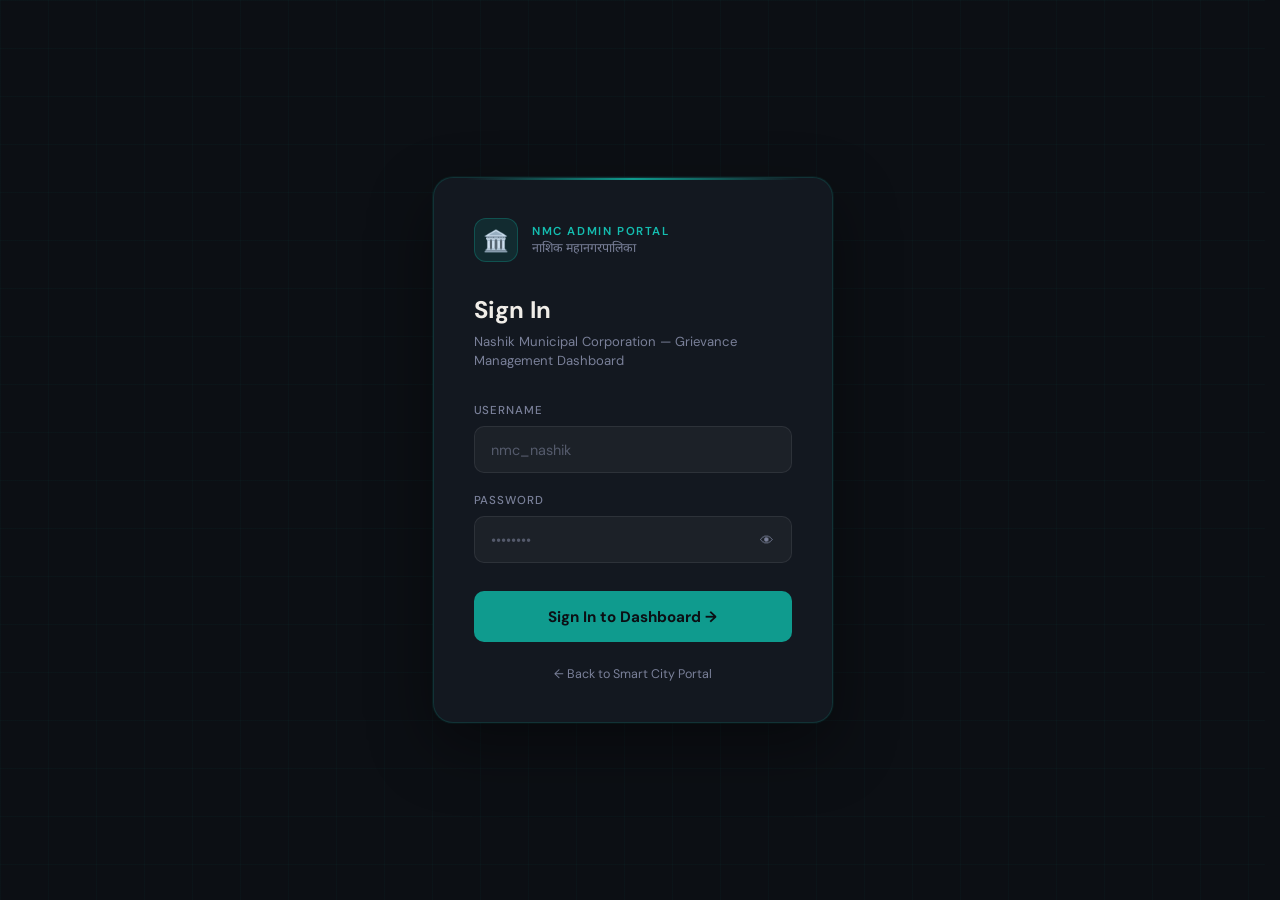
<file: frontend/admin/nmc/dashboard.html>
<!DOCTYPE html>
<html lang="en">
<head>
  <meta charset="UTF-8"/>
  <meta name="viewport" content="width=device-width, initial-scale=1.0"/>
  <title>NMC Dashboard · Smart City Nashik</title>
  <link rel="preconnect" href="https://fonts.googleapis.com">
  <link href="https://fonts.googleapis.com/css2?family=DM+Sans:wght@300;400;500;600&family=Noto+Sans+Devanagari:wght@400;600&display=swap" rel="stylesheet">
  <style>
    :root {
      --teal:    #0F9B8E;
      --teal-lt: #14BDB0;
      --teal-dk: #0A7068;
      --night:   #0C0F14;
      --ink:     #0F1520;
      --surface: #131820;
      --surface2:#1A2030;
      --border:  rgba(255,255,255,0.07);
      --muted:   #7A8099;
      --muted2:  #505570;
      --white:   #F0EDE8;
      --success: #22C55E;
      --warn:    #F59E0B;
      --danger:  #EF4444;
      --info:    #3B82F6;
    }
    *, *::before, *::after { box-sizing: border-box; margin: 0; padding: 0; }
    body {
      font-family: 'DM Sans', sans-serif;
      background: var(--night);
      color: var(--white);
      min-height: 100vh;
    }

    /* ── TOP NAV ── */
    .topnav {
      background: var(--ink);
      border-bottom: 1px solid var(--border);
      padding: 0 2rem;
      height: 60px;
      display: flex; align-items: center; gap: 1rem;
      position: sticky; top: 0; z-index: 100;
    }
    .nav-logo {
      display: flex; align-items: center; gap: .7rem;
      font-weight: 600; font-size: .9rem; color: var(--white);
    }
    .nav-logo-icon {
      width: 32px; height: 32px;
      background: rgba(15,155,142,.15);
      border: 1px solid rgba(15,155,142,.3);
      border-radius: 8px;
      display: grid; place-items: center; font-size: .95rem;
    }
    .nav-badge {
      font-size: .65rem; letter-spacing: .1em; text-transform: uppercase;
      background: rgba(15,155,142,.15); border: 1px solid rgba(15,155,142,.3);
      color: var(--teal-lt); border-radius: 2rem; padding: .2rem .65rem;
    }
    .nav-right { margin-left: auto; display: flex; align-items: center; gap: 1rem; }
    .nav-user { font-size: .8rem; color: var(--muted); }
    .nav-user span { color: var(--white); font-weight: 500; }
    .btn-logout {
      background: transparent; border: 1px solid var(--border);
      color: var(--muted); font-size: .78rem; padding: .4rem .9rem;
      border-radius: 2rem; cursor: pointer; font-family: 'DM Sans', sans-serif;
      transition: all .2s;
    }
    .btn-logout:hover { border-color: var(--danger); color: var(--danger); }

    /* ── LAYOUT ── */
    .layout { display: flex; min-height: calc(100vh - 60px); }

    /* ── SIDEBAR ── */
    .sidebar {
      width: 220px; flex-shrink: 0;
      background: var(--ink);
      border-right: 1px solid var(--border);
      padding: 1.5rem 1rem;
      display: flex; flex-direction: column; gap: .25rem;
    }
    .sidebar-label {
      font-size: .62rem; letter-spacing: .14em; text-transform: uppercase;
      color: var(--muted2); padding: .5rem .75rem; margin-top: 1rem;
    }
    .sidebar-label:first-child { margin-top: 0; }
    .nav-item {
      display: flex; align-items: center; gap: .65rem;
      padding: .65rem .75rem; border-radius: 8px;
      font-size: .85rem; color: var(--muted);
      cursor: pointer; transition: all .2s;
      border: none; background: none; width: 100%; text-align: left;
      font-family: 'DM Sans', sans-serif;
    }
    .nav-item:hover { background: rgba(255,255,255,.04); color: var(--white); }
    .nav-item.active { background: rgba(15,155,142,.12); color: var(--teal-lt); }
    .nav-item .count {
      margin-left: auto; font-size: .68rem;
      background: rgba(255,255,255,.08);
      border-radius: 2rem; padding: .1rem .45rem;
    }

    /* ── MAIN ── */
    .main { flex: 1; padding: 2rem; overflow-x: auto; }

    /* ── STATS STRIP ── */
    .stats-grid {
      display: grid; grid-template-columns: repeat(4, 1fr);
      gap: 1rem; margin-bottom: 2rem;
    }
    .stat-card {
      background: var(--surface);
      border: 1px solid var(--border);
      border-radius: 12px; padding: 1.25rem;
    }
    .stat-label { font-size: .72rem; color: var(--muted); text-transform: uppercase; letter-spacing: .08em; margin-bottom: .5rem; }
    .stat-value { font-size: 1.8rem; font-weight: 700; color: var(--white); line-height: 1; }
    .stat-sub { font-size: .72rem; color: var(--muted); margin-top: .3rem; }
    .stat-card.s-teal   .stat-value { color: var(--teal-lt); }
    .stat-card.s-warn   .stat-value { color: var(--warn); }
    .stat-card.s-green  .stat-value { color: var(--success); }
    .stat-card.s-danger .stat-value { color: var(--danger); }

    /* ── FILTERS ── */
    .filter-bar {
      display: flex; align-items: center; gap: .75rem;
      margin-bottom: 1.25rem; flex-wrap: wrap;
    }
    .filter-bar select, .filter-bar input {
      background: var(--surface); border: 1px solid var(--border);
      color: var(--white); border-radius: 8px;
      padding: .55rem .9rem; font-size: .82rem;
      font-family: 'DM Sans', sans-serif; outline: none;
      transition: border-color .2s;
    }
    .filter-bar select:focus, .filter-bar input:focus { border-color: var(--teal); }
    .filter-bar select option { background: #131820; }
    .btn-refresh {
      background: rgba(15,155,142,.12); border: 1px solid rgba(15,155,142,.25);
      color: var(--teal-lt); border-radius: 8px;
      padding: .55rem 1rem; font-size: .82rem;
      cursor: pointer; font-family: 'DM Sans', sans-serif;
      transition: all .2s;
    }
    .btn-refresh:hover { background: rgba(15,155,142,.22); }
    .filter-count { font-size: .78rem; color: var(--muted); margin-left: auto; }

    /* ── TABLE ── */
    .table-wrap {
      background: var(--surface); border: 1px solid var(--border);
      border-radius: 14px; overflow: hidden;
    }
    table { width: 100%; border-collapse: collapse; }
    thead tr { background: var(--surface2); }
    th {
      text-align: left; padding: .85rem 1rem;
      font-size: .68rem; letter-spacing: .1em; text-transform: uppercase;
      color: var(--muted); font-weight: 500; white-space: nowrap;
      border-bottom: 1px solid var(--border);
    }
    td {
      padding: .9rem 1rem; font-size: .82rem;
      border-bottom: 1px solid rgba(255,255,255,.04);
      vertical-align: middle;
    }
    tr:last-child td { border-bottom: none; }
    tr:hover td { background: rgba(255,255,255,.02); }

    /* Status badges */
    .badge {
      display: inline-block; padding: .22rem .75rem;
      border-radius: 2rem; font-size: .68rem;
      font-weight: 600; letter-spacing: .05em; text-transform: uppercase;
    }
    .badge-submitted   { background: rgba(59,130,246,.15);  color: #93C5FD; border: 1px solid rgba(59,130,246,.3); }
    .badge-in_progress { background: rgba(245,158,11,.15);  color: #FCD34D; border: 1px solid rgba(245,158,11,.3); }
    .badge-resolved    { background: rgba(34,197,94,.15);   color: #86EFAC; border: 1px solid rgba(34,197,94,.3); }
    .badge-rejected    { background: rgba(239,68,68,.15);   color: #FCA5A5; border: 1px solid rgba(239,68,68,.3); }
    .badge-received    { background: rgba(59,130,246,.15);  color: #93C5FD; border: 1px solid rgba(59,130,246,.3); }

    .severity-high   { color: var(--danger); font-weight: 600; }
    .severity-medium { color: var(--warn); }
    .severity-low    { color: var(--success); }

    /* Status select in table */
    .status-select {
      background: var(--surface2); border: 1px solid var(--border);
      color: var(--white); border-radius: 6px;
      padding: .35rem .6rem; font-size: .75rem;
      font-family: 'DM Sans', sans-serif; cursor: pointer; outline: none;
    }
    .status-select:focus { border-color: var(--teal); }
    .status-select option { background: #1A2030; }

    /* Ticket ID */
    .ticket { font-family: monospace; font-size: .78rem; color: var(--teal-lt); }

    /* Loading / empty states */
    .table-state {
      text-align: center; padding: 4rem 2rem;
      color: var(--muted); font-size: .88rem;
    }
    .table-state .icon { font-size: 2rem; margin-bottom: .75rem; }

    /* Detail drawer overlay */
    .drawer-overlay {
      position: fixed; inset: 0; z-index: 500;
      background: rgba(12,15,20,.8); backdrop-filter: blur(6px);
      display: none;
    }
    .drawer-overlay.open { display: block; animation: fadeIn .2s; }
    @keyframes fadeIn { from{opacity:0} to{opacity:1} }

    .drawer {
      position: fixed; top: 0; right: 0; bottom: 0;
      width: 440px; max-width: 95vw;
      background: var(--surface);
      border-left: 1px solid var(--border);
      padding: 2rem;
      overflow-y: auto;
      animation: slideIn .25s ease;
      z-index: 501;
    }
    @keyframes slideIn { from{transform:translateX(100%)} to{transform:translateX(0)} }

    .drawer-close {
      position: absolute; top: 1rem; right: 1rem;
      background: rgba(255,255,255,.06); border: 1px solid var(--border);
      color: var(--white); border-radius: 50%; width: 32px; height: 32px;
      display: grid; place-items: center; cursor: pointer; font-size: .85rem;
      transition: background .2s;
    }
    .drawer-close:hover { background: rgba(255,255,255,.12); }

    .drawer-title { font-size: 1.1rem; font-weight: 600; margin-bottom: 1.5rem; padding-right: 2.5rem; }
    .drawer-field { margin-bottom: 1.1rem; }
    .drawer-label { font-size: .65rem; letter-spacing: .1em; text-transform: uppercase; color: var(--muted); margin-bottom: .3rem; }
    .drawer-val { font-size: .88rem; color: var(--white); line-height: 1.5; }
    .drawer-divider { height: 1px; background: var(--border); margin: 1.25rem 0; }

    .drawer-status-wrap { display: flex; gap: .75rem; align-items: center; margin-top: 1.5rem; }
    .btn-update-status {
      flex: 1; padding: .75rem;
      background: var(--teal); color: #0C0F14;
      font-weight: 600; font-size: .88rem;
      border: none; border-radius: 8px;
      cursor: pointer; font-family: 'DM Sans', sans-serif;
      transition: background .2s;
    }
    .btn-update-status:hover { background: var(--teal-lt); }
    .btn-update-status:disabled { opacity: .5; pointer-events: none; }

    /* Photos */
    .photo-grid { display: flex; flex-wrap: wrap; gap: .5rem; margin-top: .5rem; }
    .photo-thumb {
      width: 80px; height: 80px;
      border-radius: 8px;
      object-fit: cover;
      border: 1px solid var(--border);
      cursor: pointer;
      transition: transform .2s, border-color .2s;
      display: block;
    }
    .photo-thumb:hover {
      transform: scale(1.05);
      border-color: var(--teal-lt);
    }

    /* Toast */
    .toast {
      position: fixed; bottom: 2rem; left: 50%;
      transform: translateX(-50%) translateY(20px);
      background: var(--surface2); border: 1px solid var(--border);
      border-radius: 2rem; padding: .65rem 1.5rem;
      font-size: .82rem; z-index: 600; opacity: 0;
      transition: all .3s; white-space: nowrap;
    }
    .toast.show { opacity: 1; transform: translateX(-50%) translateY(0); }
    .toast.success { border-color: rgba(34,197,94,.4); color: #86EFAC; }
    .toast.error   { border-color: rgba(239,68,68,.4);  color: #FCA5A5; }

    /* Responsive */
    @media (max-width: 900px) {
      .stats-grid { grid-template-columns: repeat(2, 1fr); }
      .sidebar { display: none; }
    }
    @media (max-width: 640px) {
      .main { padding: 1.25rem; }
      .stats-grid { grid-template-columns: repeat(2, 1fr); gap: .75rem; }
      .topnav { padding: 0 1.25rem; }
      .nav-user { display: none; }
      th:nth-child(n+4), td:nth-child(n+4) { display: none; }
    }
  </style>
  <script src="../../assets/js/preloader.js"></script>
  <link rel="stylesheet" href="../../assets/css/responsive.css">
</head>
<body>

  <!-- Top Nav -->
  <nav class="topnav">
    <div class="nav-logo">
      <div class="nav-logo-icon">🏛️</div>
      NMC Admin
    </div>
    <span class="nav-badge">Grievance Portal</span>
    <div class="nav-right">
      <div class="nav-user">Signed in as <span id="navUsername">—</span></div>
      <button class="btn-logout" onclick="logout()">Sign Out</button>
    </div>
  </nav>

  <div class="layout">
    <!-- Sidebar -->
    <aside class="sidebar">
      <span class="sidebar-label">Navigation</span>
      <button class="nav-item active">📋 All Grievances <span class="count" id="sideCount">—</span></button>
      <span class="sidebar-label">Filter by Status</span>
      <button class="nav-item" onclick="applyFilter('submitted')">🔵 Submitted</button>
      <button class="nav-item" onclick="applyFilter('in_progress')">🟡 In Progress</button>
      <button class="nav-item" onclick="applyFilter('resolved')">🟢 Resolved</button>
      <button class="nav-item" onclick="applyFilter('rejected')">🔴 Rejected</button>
      <button class="nav-item" onclick="applyFilter('')">🌍 All</button>
      <span class="sidebar-label">Links</span>
      <button class="nav-item" onclick="window.open('../../index.html')">🏠 Main Portal</button>
    </aside>

    <!-- Main -->
    <main class="main">

      <!-- Stats -->
      <div class="stats-grid">
        <div class="stat-card s-teal">
          <div class="stat-label">Total Complaints</div>
          <div class="stat-value" id="statTotal">—</div>
          <div class="stat-sub">All time</div>
        </div>
        <div class="stat-card s-warn">
          <div class="stat-label">Pending</div>
          <div class="stat-value" id="statPending">—</div>
          <div class="stat-sub">Submitted + In Progress</div>
        </div>
        <div class="stat-card s-green">
          <div class="stat-label">Resolved</div>
          <div class="stat-value" id="statResolved">—</div>
          <div class="stat-sub">Completed</div>
        </div>
        <div class="stat-card s-danger">
          <div class="stat-label">High Severity</div>
          <div class="stat-value" id="statHigh">—</div>
          <div class="stat-sub">Needs urgent attention</div>
        </div>
      </div>

      <!-- Filters -->
      <div class="filter-bar">
        <select id="filterStatus" onchange="loadData()">
          <option value="">All Statuses</option>
          <option value="submitted">Submitted</option>
          <option value="in_progress">In Progress</option>
          <option value="resolved">Resolved</option>
          <option value="rejected">Rejected</option>
        </select>
        <select id="filterType" onchange="loadData()">
          <option value="">All Types</option>
          <option value="garbage">Garbage</option>
          <option value="road">Road</option>
          <option value="streetlight">Streetlight</option>
          <option value="tree">Dangerous Tree</option>
          <option value="water">Water</option>
          <option value="other">Other</option>
        </select>
        <input type="text" id="filterSearch" placeholder="Search by ticket ID or title…" oninput="filterTable()" style="min-width:200px;"/>
        <button class="btn-refresh" onclick="loadData()">↻ Refresh</button>
        <span class="filter-count" id="filterCount"></span>
      </div>

      <!-- Table -->
      <div class="table-wrap">
        <table>
          <thead>
            <tr>
              <th>Ticket ID</th>
              <th>Type</th>
              <th>Title</th>
              <th>Severity</th>
              <th>Ward / Location</th>
              <th>Reported</th>
              <th>Status</th>
              <th>Update</th>
            </tr>
          </thead>
          <tbody id="tableBody">
            <tr><td colspan="8"><div class="table-state"><div class="icon">⏳</div>Loading grievances…</div></td></tr>
          </tbody>
        </table>
      </div>

    </main>
  </div>

  <!-- Detail Drawer -->
  <div class="drawer-overlay" id="drawerOverlay" onclick="closeDrawer()"></div>
  <div class="drawer" id="drawer" style="display:none;">
    <button class="drawer-close" onclick="closeDrawer()">✕</button>
    <div class="drawer-title" id="drawerTitle">Grievance Details</div>

    <div class="drawer-field"><div class="drawer-label">Ticket ID</div><div class="drawer-val ticket" id="dTicket"></div></div>
    <div class="drawer-field"><div class="drawer-label">Issue Type</div><div class="drawer-val" id="dType"></div></div>
    <div class="drawer-field"><div class="drawer-label">Severity</div><div class="drawer-val" id="dSeverity"></div></div>
    <div class="drawer-divider"></div>
    <div class="drawer-field"><div class="drawer-label">Description</div><div class="drawer-val" id="dDesc"></div></div>
    <div class="drawer-field"><div class="drawer-label">Address</div><div class="drawer-val" id="dAddress"></div></div>
    <div class="drawer-field"><div class="drawer-label">GPS</div><div class="drawer-val" id="dGPS"></div></div>
    <div class="drawer-divider"></div>
    <div class="drawer-field"><div class="drawer-label">Reporter Name</div><div class="drawer-val" id="dName"></div></div>
    <div class="drawer-field"><div class="drawer-label">Phone</div><div class="drawer-val" id="dPhone"></div></div>
    <div class="drawer-field"><div class="drawer-label">Email</div><div class="drawer-val" id="dEmail"></div></div>
    <div class="drawer-field">
      <div class="drawer-label">Photos</div>
      <div class="photo-grid" id="dPhotos"></div>
      <div id="dPhotosActions" style="margin-top:.5rem; display:none;">
        <button onclick="openAllPhotos()" style="
          background: rgba(15,155,142,.1); border: 1px solid rgba(15,155,142,.25);
          color: var(--teal-lt); border-radius:6px; padding:.4rem .85rem;
          font-size:.75rem; cursor:pointer; font-family:'DM Sans',sans-serif;">
          🖼️ Open all photos in new tabs
        </button>
      </div>
    </div>
    <div class="drawer-divider"></div>
    <div class="drawer-field"><div class="drawer-label">Submitted</div><div class="drawer-val" id="dDate"></div></div>

    <div class="drawer-status-wrap">
      <select class="status-select" id="drawerStatusSelect" style="flex:1;">
        <option value="submitted">Submitted</option>
        <option value="in_progress">In Progress</option>
        <option value="resolved">Resolved</option>
        <option value="rejected">Rejected</option>
      </select>
      <button class="btn-update-status" onclick="updateStatusFromDrawer()">Update Status</button>
    </div>
  </div>

  <!-- Toast -->
  <div class="toast" id="toast"></div>

  <script src="../../assets/js/config.js"></script>
  <script src="../../assets/js/auth.js"></script>
  <script>
    const ROLE = 'nmc';
    let allData = [];
    let currentDrawerId = null;

    function logout() { Auth.logout(ROLE, 'login.html'); }

    // ── Load data ─────────────────────────────────────────────────
    async function loadData() {
      const status    = document.getElementById('filterStatus').value;
      const issueType = document.getElementById('filterType').value;

      let path = `/api/admin/grievances?limit=200`;
      if (status)    path += `&status_filter=${encodeURIComponent(status)}`;
      if (issueType) path += `&issue_type=${encodeURIComponent(issueType)}`;

      try {
        const res  = await Auth.fetch(ROLE, path);
        const json = await res.json();
        if (!res.ok) throw new Error(json.detail || `Load failed (${res.status})`);
        allData = json.data || [];
        renderTable(allData);
        updateStats(allData);
        document.getElementById('sideCount').textContent = allData.length;
      } catch (err) {
        showToast('Failed to load data: ' + err.message, 'error');
      }
    }

    // ── Stats ─────────────────────────────────────────────────────
    function updateStats(data) {
      document.getElementById('statTotal').textContent   = data.length;
      document.getElementById('statPending').textContent = data.filter(r => ['submitted','in_progress'].includes(r.status)).length;
      document.getElementById('statResolved').textContent= data.filter(r => r.status === 'resolved').length;
      document.getElementById('statHigh').textContent    = data.filter(r => r.severity === 'high').length;
    }

    // ── Render table ──────────────────────────────────────────────
    const TYPE_LABELS = { garbage:'🗑️ Garbage', road:'🚧 Road', streetlight:'💡 Streetlight', tree:'🌳 Tree', water:'💧 Water', other:'📌 Other' };

    function renderTable(data) {
      const tbody = document.getElementById('tableBody');
      document.getElementById('filterCount').textContent = `${data.length} record${data.length !== 1 ? 's' : ''}`;

      if (!data.length) {
        tbody.innerHTML = `<tr><td colspan="8"><div class="table-state"><div class="icon">📭</div>No grievances found</div></td></tr>`;
        return;
      }

      tbody.innerHTML = data.map(r => `
        <tr style="cursor:pointer;" onclick="openDrawer('${r.id}')">
          <td><span class="ticket">${r.ticket_id || r.id.slice(0,8)}</span></td>
          <td>${TYPE_LABELS[r.issue_type] || r.issue_type}</td>
          <td style="max-width:180px;overflow:hidden;text-overflow:ellipsis;white-space:nowrap;" title="${esc(r.title)}">${esc(r.title)}</td>
          <td><span class="severity-${r.severity}">${r.severity?.toUpperCase()}</span></td>
          <td style="font-size:.78rem;color:var(--muted);">${esc(r.ward || r.address?.split(',')[0] || '—')}</td>
          <td style="font-size:.75rem;color:var(--muted);">${fmtDate(r.created_at)}</td>
          <td><span class="badge badge-${r.status}">${r.status?.replace('_',' ')}</span></td>
          <td onclick="event.stopPropagation()">
            <select class="status-select" onchange="quickUpdateStatus('${r.id}', this.value)">
              ${['submitted','in_progress','resolved','rejected'].map(s =>
                `<option value="${s}" ${r.status===s?'selected':''}>${s.replace('_',' ')}</option>`
              ).join('')}
            </select>
          </td>
        </tr>
      `).join('');
    }

    // ── Filter search ─────────────────────────────────────────────
    function filterTable() {
      const q = document.getElementById('filterSearch').value.toLowerCase().trim();
      const filtered = !q ? allData : allData.filter(r =>
        (r.ticket_id || '').toLowerCase().includes(q) ||
        (r.title || '').toLowerCase().includes(q) ||
        (r.address || '').toLowerCase().includes(q)
      );
      renderTable(filtered);
    }

    function applyFilter(status) {
      document.getElementById('filterStatus').value = status;
      loadData();
    }

    // ── Quick status update ───────────────────────────────────────
    async function quickUpdateStatus(id, newStatus) {
      try {
        const res = await Auth.fetch(ROLE, `/api/admin/grievances/${id}`, {
          method: 'PATCH',
          body: JSON.stringify({ status: newStatus }),
        });
        if (!res.ok) throw new Error((await res.json()).detail);
        // Update local data
        const row = allData.find(r => r.id === id);
        if (row) row.status = newStatus;
        showToast(`✅ Status updated to "${newStatus.replace('_',' ')}"`, 'success');
        // Re-render table to update badge
        filterTable();
      } catch (err) {
        showToast('Update failed: ' + err.message, 'error');
      }
    }

    // ── Open all photos ───────────────────────────────────────────
    function openAllPhotos() {
      const r = allData.find(x => x.id === currentDrawerId);
      if (!r || !r.photos) return;
      r.photos.forEach(url => window.open(url, '_blank'));
    }

    // ── Drawer ────────────────────────────────────────────────────
    function openDrawer(id) {
      const r = allData.find(x => x.id === id);
      if (!r) return;
      currentDrawerId = id;

      document.getElementById('drawerTitle').textContent = r.title || 'Grievance Details';
      document.getElementById('dTicket').textContent   = r.ticket_id || r.id;
      document.getElementById('dType').textContent     = TYPE_LABELS[r.issue_type] || r.issue_type;
      document.getElementById('dSeverity').innerHTML   = `<span class="severity-${r.severity}">${r.severity?.toUpperCase()}</span>`;
      document.getElementById('dDesc').textContent     = r.description || '—';
      document.getElementById('dAddress').textContent  = r.address || '—';
      document.getElementById('dGPS').textContent      = r.gps_lat ? `${r.gps_lat}, ${r.gps_lng}` : 'Not available';
      document.getElementById('dName').textContent     = r.reporter_name  || '—';
      document.getElementById('dPhone').textContent    = r.reporter_phone || '—';
      document.getElementById('dEmail').textContent    = r.reporter_email || '—';
      document.getElementById('dDate').textContent     = new Date(r.created_at).toLocaleString('en-IN');
      document.getElementById('drawerStatusSelect').value = r.status;

      // Photos
      const photosWrap = document.getElementById('dPhotos');
      if (r.photos && r.photos.length) {
        photosWrap.innerHTML = r.photos.map((url, i) => `
          <div style="position:relative;">
            <img
              class="photo-thumb"
              src="${url}"
              alt="Photo ${i+1}"
              onclick="window.open('${url}', '_blank')"
              onerror="this.style.display='none'; this.nextElementSibling.style.display='flex';"
              style="cursor:pointer;"
              title="Click to open full image"
            />
            <div style="display:none; width:80px; height:80px; border-radius:8px;
                        border:1px solid var(--border); background:var(--surface2);
                        align-items:center; justify-content:center; flex-direction:column;
                        font-size:.6rem; color:var(--muted); gap:.25rem;">
              <span>🖼️</span><span>No preview</span>
            </div>
          </div>
        `).join('');
      } else {
        photosWrap.innerHTML = '<span style="font-size:.78rem;color:var(--muted);">No photos attached</span>';
      }

      // Show/hide the "open all" button
      const photosActions = document.getElementById('dPhotosActions');
      if (photosActions) {
        photosActions.style.display = (r.photos && r.photos.length) ? 'block' : 'none';
      }

      document.getElementById('drawer').style.display = 'block';
      document.getElementById('drawerOverlay').classList.add('open');
    }

    function closeDrawer() {
      document.getElementById('drawer').style.display = 'none';
      document.getElementById('drawerOverlay').classList.remove('open');
      currentDrawerId = null;
    }

    async function updateStatusFromDrawer() {
      if (!currentDrawerId) return;
      const newStatus = document.getElementById('drawerStatusSelect').value;
      await quickUpdateStatus(currentDrawerId, newStatus);
      closeDrawer();
    }

    // ── Helpers ───────────────────────────────────────────────────
    function fmtDate(iso) {
      if (!iso) return '—';
      const d = new Date(iso);
      return d.toLocaleDateString('en-IN', { day:'2-digit', month:'short', year:'numeric' });
    }
    function esc(s) { return s ? String(s).replace(/</g,'&lt;').replace(/>/g,'&gt;') : '—'; }

    let toastTimer;
    function showToast(msg, type = '') {
      const t = document.getElementById('toast');
      t.textContent = msg;
      t.className   = `toast ${type} show`;
      clearTimeout(toastTimer);
      toastTimer = setTimeout(() => t.classList.remove('show'), 3000);
    }

    // ── Init ──────────────────────────────────────────────────────
    (async () => {
      const session = await Auth.requireRole(ROLE, 'login.html');
      if (!session) return;
      document.getElementById('navUsername').textContent = session.username || '—';
      loadData();
    })();
  </script>
</body>
</html>
</file>
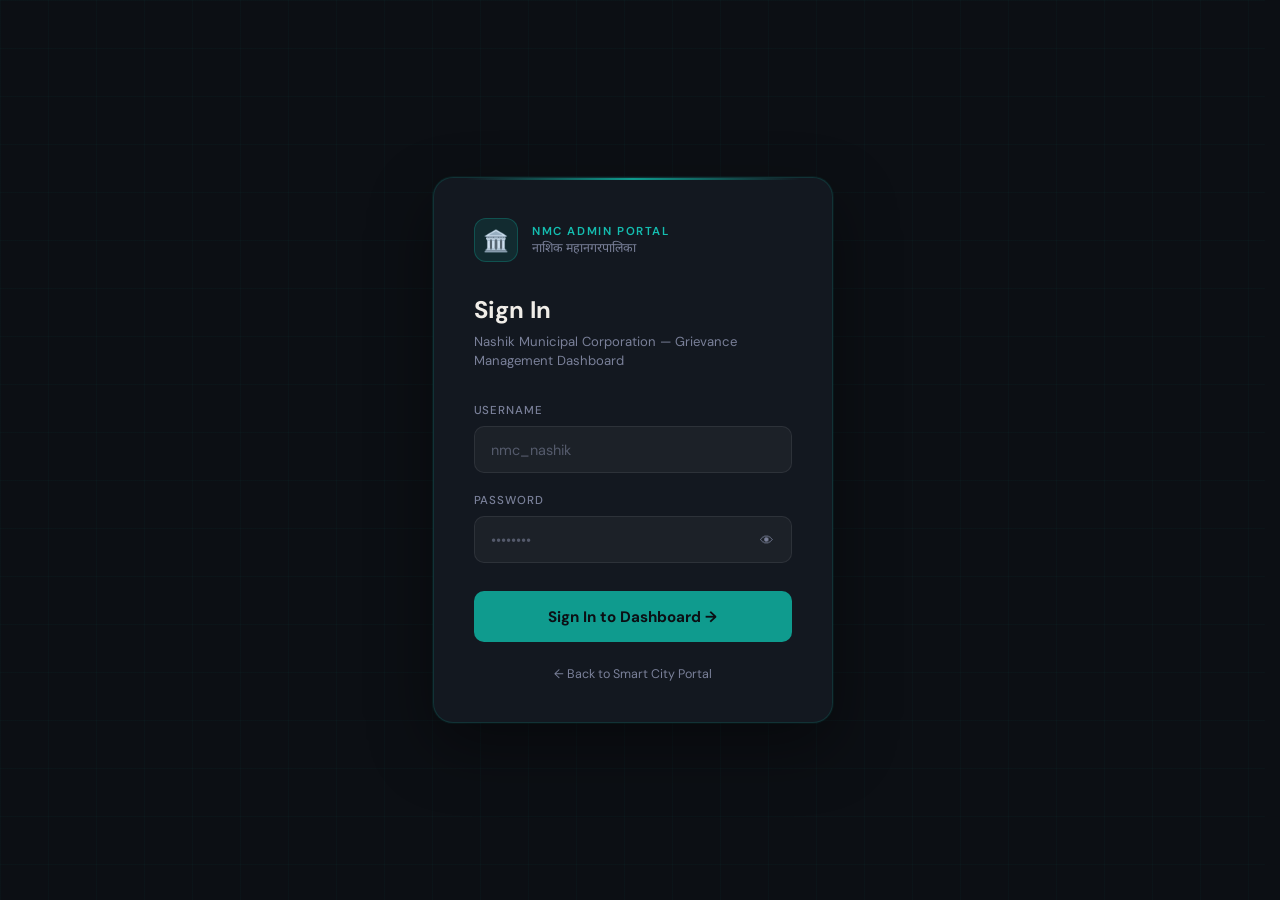
<file: frontend/admin/nmc/login.html>
<!DOCTYPE html>
<html lang="en">
<head>
  <meta charset="UTF-8"/>
  <meta name="viewport" content="width=device-width, initial-scale=1.0"/>
  <title>NMC Admin Login · Smart City Nashik</title>
  <link rel="preconnect" href="https://fonts.googleapis.com">
  <link href="https://fonts.googleapis.com/css2?family=DM+Sans:wght@300;400;500;600&family=Noto+Sans+Devanagari:wght@400;600&display=swap" rel="stylesheet">
  <style>
    :root {
      --teal:    #0F9B8E;
      --teal-lt: #14BDB0;
      --teal-dk: #0A7068;
      --night:   #0C0F14;
      --surface: #131820;
      --border:  rgba(15,155,142,0.2);
      --muted:   #7A8099;
      --white:   #F0EDE8;
      --danger:  #EF4444;
    }
    *, *::before, *::after { box-sizing: border-box; margin: 0; padding: 0; }
    body {
      font-family: 'DM Sans', sans-serif;
      background: var(--night);
      color: var(--white);
      min-height: 100vh;
      display: flex; align-items: center; justify-content: center;
      padding: 1.5rem;
    }

    /* Background grid */
    body::before {
      content: '';
      position: fixed; inset: 0;
      background-image:
        linear-gradient(rgba(15,155,142,0.04) 1px, transparent 1px),
        linear-gradient(90deg, rgba(15,155,142,0.04) 1px, transparent 1px);
      background-size: 48px 48px;
      pointer-events: none;
    }

    .card {
      background: var(--surface);
      border: 1px solid var(--border);
      border-radius: 20px;
      padding: 2.5rem;
      width: 100%; max-width: 400px;
      position: relative;
      box-shadow: 0 24px 64px rgba(0,0,0,0.4), 0 0 0 1px rgba(15,155,142,0.1);
    }

    /* Top accent bar */
    .card::before {
      content: '';
      position: absolute; top: 0; left: 2rem; right: 2rem;
      height: 2px;
      background: linear-gradient(90deg, transparent, var(--teal), transparent);
      border-radius: 0 0 2px 2px;
    }

    .logo-wrap {
      display: flex; align-items: center; gap: .9rem;
      margin-bottom: 2rem;
    }
    .logo-icon {
      width: 44px; height: 44px;
      background: rgba(15,155,142,0.15);
      border: 1.5px solid rgba(15,155,142,0.35);
      border-radius: 12px;
      display: grid; place-items: center;
      font-size: 1.3rem;
    }
    .logo-text { }
    .logo-title {
      font-size: .72rem; letter-spacing: .14em;
      text-transform: uppercase; color: var(--teal-lt);
      font-weight: 600;
    }
    .logo-sub {
      font-family: 'Noto Sans Devanagari', sans-serif;
      font-size: .78rem; color: var(--muted);
      margin-top: .1rem;
    }

    h1 {
      font-size: 1.5rem; font-weight: 700;
      color: var(--white); margin-bottom: .4rem;
    }
    .subtitle {
      font-size: .82rem; color: var(--muted);
      margin-bottom: 2rem; line-height: 1.5;
    }

    .field { margin-bottom: 1.25rem; }
    label {
      display: block; font-size: .72rem;
      letter-spacing: .08em; text-transform: uppercase;
      color: var(--muted); margin-bottom: .5rem; font-weight: 500;
    }
    input {
      width: 100%;
      background: rgba(255,255,255,0.04);
      border: 1.5px solid rgba(255,255,255,0.08);
      border-radius: 10px;
      padding: .85rem 1rem;
      color: var(--white);
      font-family: 'DM Sans', sans-serif;
      font-size: .9rem;
      outline: none;
      transition: border-color .2s, background .2s;
    }
    input::placeholder { color: var(--muted); opacity: .6; }
    input:focus {
      border-color: var(--teal);
      background: rgba(15,155,142,0.06);
    }

    /* Password toggle */
    .pass-wrap { position: relative; }
    .pass-toggle {
      position: absolute; right: .85rem; top: 50%;
      transform: translateY(-50%);
      background: none; border: none; color: var(--muted);
      cursor: pointer; font-size: .85rem; padding: .25rem;
      transition: color .2s;
    }
    .pass-toggle:hover { color: var(--white); }

    .btn-login {
      width: 100%; padding: .95rem;
      background: var(--teal);
      color: #0C0F14; font-weight: 700;
      font-size: .95rem; border: none; border-radius: 10px;
      cursor: pointer; font-family: 'DM Sans', sans-serif;
      transition: background .2s, transform .15s, box-shadow .2s;
      display: flex; align-items: center; justify-content: center; gap: .5rem;
      margin-top: 1.75rem;
    }
    .btn-login:hover { background: var(--teal-lt); transform: translateY(-1px); box-shadow: 0 8px 24px rgba(15,155,142,0.3); }
    .btn-login:disabled { opacity: .5; pointer-events: none; }

    /* Spinner */
    .spinner {
      width: 16px; height: 16px;
      border: 2px solid rgba(12,15,20,.3);
      border-top-color: #0C0F14;
      border-radius: 50%;
      animation: spin .6s linear infinite;
      display: none;
    }
    .btn-login.loading .spinner { display: block; }
    .btn-login.loading .btn-text { display: none; }
    @keyframes spin { to { transform: rotate(360deg); } }

    /* Error alert */
    .error-alert {
      background: rgba(239,68,68,0.1);
      border: 1px solid rgba(239,68,68,0.3);
      border-radius: 8px; padding: .75rem 1rem;
      font-size: .8rem; color: #FCA5A5;
      margin-top: 1rem; display: none;
      align-items: center; gap: .5rem;
    }
    .error-alert.show { display: flex; }

    /* Footer link */
    .back-link {
      display: block; text-align: center;
      margin-top: 1.5rem;
      font-size: .78rem; color: var(--muted);
      text-decoration: none; transition: color .2s;
    }
    .back-link:hover { color: var(--white); }

    @media (max-width: 480px) {
      .card { padding: 2rem 1.5rem; border-radius: 16px; }
    }
  </style>
  <script src="../../assets/js/preloader.js"></script>
  <link rel="stylesheet" href="../../assets/css/responsive.css">
</head>
<body>

  <div class="card">
    <div class="logo-wrap">
      <div class="logo-icon">🏛️</div>
      <div class="logo-text">
        <div class="logo-title">NMC Admin Portal</div>
        <div class="logo-sub">नाशिक महानगरपालिका</div>
      </div>
    </div>

    <h1>Sign In</h1>
    <p class="subtitle">Nashik Municipal Corporation — Grievance Management Dashboard</p>

    <div class="field">
      <label>Username</label>
      <input type="text" id="username" placeholder="nmc_nashik" autocomplete="username"/>
    </div>

    <div class="field">
      <label>Password</label>
      <div class="pass-wrap">
        <input type="password" id="password" placeholder="••••••••" autocomplete="current-password"/>
        <button class="pass-toggle" onclick="togglePass()" id="passToggle" type="button">👁</button>
      </div>
    </div>

    <div class="error-alert" id="errorAlert">
      <span>⚠️</span> <span id="errorMsg">Invalid username or password.</span>
    </div>

    <button class="btn-login" id="loginBtn" onclick="doLogin()">
      <div class="spinner"></div>
      <span class="btn-text">Sign In to Dashboard →</span>
    </button>

    <a href="../../index.html" class="back-link">← Back to Smart City Portal</a>
  </div>

  <script src="../../assets/js/config.js"></script>
  <script src="../../assets/js/auth.js"></script>
  <script>
    const ROLE = 'nmc';

    // If a valid session already exists, skip the login screen.
    if (!Auth.getSession(ROLE).isExpired) {
      window.location.href = 'dashboard.html';
    }

    // Kick the (possibly sleeping) backend awake while the user types.
    Auth.warmup();

    function togglePass() {
      const inp = document.getElementById('password');
      inp.type = inp.type === 'password' ? 'text' : 'password';
    }

    // Allow Enter key to submit
    document.addEventListener('keydown', e => {
      if (e.key === 'Enter') doLogin();
    });

    async function doLogin() {
      const username = document.getElementById('username').value.trim();
      const password = document.getElementById('password').value;
      const btn      = document.getElementById('loginBtn');
      const errAlert = document.getElementById('errorAlert');
      const errMsg   = document.getElementById('errorMsg');

      if (!username || !password) {
        errMsg.textContent = 'Please enter both username and password.';
        errAlert.classList.add('show');
        return;
      }

      btn.classList.add('loading');
      btn.disabled = true;
      errAlert.classList.remove('show');

      try {
        await Auth.login(ROLE, username, password, (attempt, total) => {
          const label = btn.querySelector('.btn-text');
          if (label && attempt > 1) label.textContent = `Waking up server… (${attempt}/${total})`;
        });
        window.location.href = 'dashboard.html';
      } catch (err) {
        errMsg.textContent = err.message || 'Login failed.';
        errAlert.classList.add('show');
        const label = btn.querySelector('.btn-text');
        if (label) label.textContent = 'Sign In to Dashboard →';
        btn.classList.remove('loading');
        btn.disabled = false;
      }
    }
  </script>
</body>
</html>
</file>
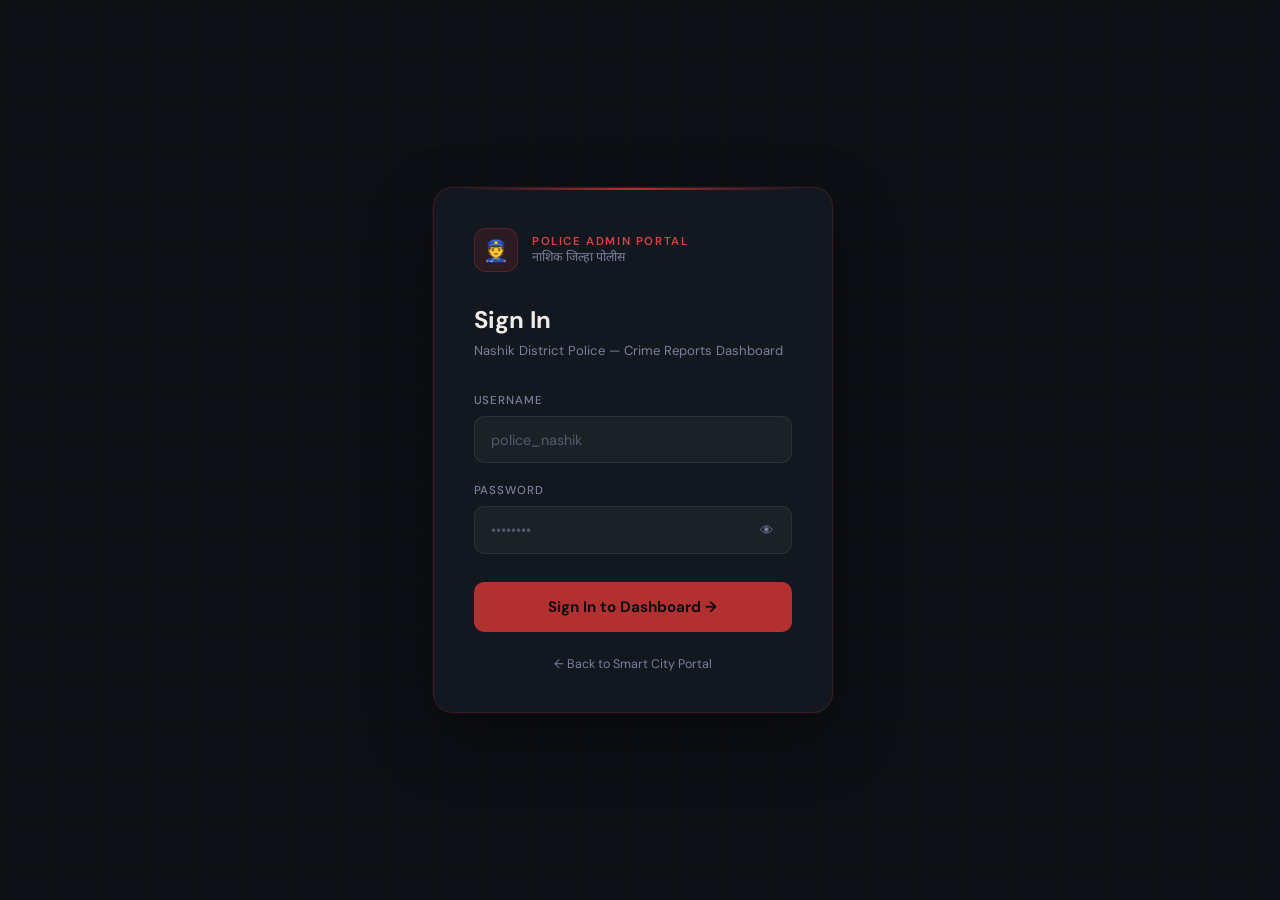
<file: frontend/admin/police/dashboard.html>
<!DOCTYPE html>
<html lang="en">
<head>
  <meta charset="UTF-8"/>
  <meta name="viewport" content="width=device-width, initial-scale=1.0"/>
  <title>Police Dashboard · Smart City Nashik</title>
  <link rel="preconnect" href="https://fonts.googleapis.com">
  <link href="https://fonts.googleapis.com/css2?family=DM+Sans:wght@300;400;500;600&family=Noto+Sans+Devanagari:wght@400;600&display=swap" rel="stylesheet">
  <style>
    :root {
      --red:     #B33030;
      --red-lt:  #D94040;
      --red-dk:  #8A2020;
      --night:   #0C0F14;
      --ink:     #0F1520;
      --surface: #131820;
      --surface2:#1A2030;
      --border:  rgba(255,255,255,0.07);
      --muted:   #7A8099;
      --muted2:  #505570;
      --white:   #F0EDE8;
      --success: #22C55E;
      --warn:    #F59E0B;
      --danger:  #EF4444;
      --info:    #3B82F6;
    }
    *, *::before, *::after { box-sizing: border-box; margin: 0; padding: 0; }
    body { font-family: 'DM Sans', sans-serif; background: var(--night); color: var(--white); min-height: 100vh; }

    .topnav {
      background: var(--ink); border-bottom: 1px solid var(--border);
      padding: 0 2rem; height: 60px;
      display: flex; align-items: center; gap: 1rem;
      position: sticky; top: 0; z-index: 100;
    }
    .nav-logo { display: flex; align-items: center; gap: .7rem; font-weight: 600; font-size: .9rem; }
    .nav-logo-icon {
      width: 32px; height: 32px;
      background: rgba(179,48,48,.15); border: 1px solid rgba(179,48,48,.3);
      border-radius: 8px; display: grid; place-items: center; font-size: .95rem;
    }
    .nav-badge {
      font-size: .65rem; letter-spacing: .1em; text-transform: uppercase;
      background: rgba(179,48,48,.15); border: 1px solid rgba(179,48,48,.3);
      color: var(--red-lt); border-radius: 2rem; padding: .2rem .65rem;
    }
    .nav-right { margin-left: auto; display: flex; align-items: center; gap: 1rem; }
    .nav-user { font-size: .8rem; color: var(--muted); }
    .nav-user span { color: var(--white); font-weight: 500; }
    .btn-logout {
      background: transparent; border: 1px solid var(--border);
      color: var(--muted); font-size: .78rem; padding: .4rem .9rem;
      border-radius: 2rem; cursor: pointer; font-family: 'DM Sans', sans-serif; transition: all .2s;
    }
    .btn-logout:hover { border-color: var(--danger); color: var(--danger); }

    .layout { display: flex; min-height: calc(100vh - 60px); }
    .sidebar {
      width: 220px; flex-shrink: 0;
      background: var(--ink); border-right: 1px solid var(--border);
      padding: 1.5rem 1rem; display: flex; flex-direction: column; gap: .25rem;
    }
    .sidebar-label { font-size: .62rem; letter-spacing: .14em; text-transform: uppercase; color: var(--muted2); padding: .5rem .75rem; margin-top: 1rem; }
    .sidebar-label:first-child { margin-top: 0; }
    .nav-item {
      display: flex; align-items: center; gap: .65rem;
      padding: .65rem .75rem; border-radius: 8px;
      font-size: .85rem; color: var(--muted); cursor: pointer; transition: all .2s;
      border: none; background: none; width: 100%; text-align: left; font-family: 'DM Sans', sans-serif;
    }
    .nav-item:hover { background: rgba(255,255,255,.04); color: var(--white); }
    .nav-item.active { background: rgba(179,48,48,.12); color: var(--red-lt); }
    .nav-item .count { margin-left: auto; font-size: .68rem; background: rgba(255,255,255,.08); border-radius: 2rem; padding: .1rem .45rem; }

    .main { flex: 1; padding: 2rem; overflow-x: auto; }

    .stats-grid { display: grid; grid-template-columns: repeat(4, 1fr); gap: 1rem; margin-bottom: 2rem; }
    .stat-card { background: var(--surface); border: 1px solid var(--border); border-radius: 12px; padding: 1.25rem; }
    .stat-label { font-size: .72rem; color: var(--muted); text-transform: uppercase; letter-spacing: .08em; margin-bottom: .5rem; }
    .stat-value { font-size: 1.8rem; font-weight: 700; color: var(--white); line-height: 1; }
    .stat-sub { font-size: .72rem; color: var(--muted); margin-top: .3rem; }
    .stat-card.s-red    .stat-value { color: var(--red-lt); }
    .stat-card.s-warn   .stat-value { color: var(--warn); }
    .stat-card.s-green  .stat-value { color: var(--success); }
    .stat-card.s-danger .stat-value { color: var(--danger); }

    .filter-bar { display: flex; align-items: center; gap: .75rem; margin-bottom: 1.25rem; flex-wrap: wrap; }
    .filter-bar select, .filter-bar input {
      background: var(--surface); border: 1px solid var(--border);
      color: var(--white); border-radius: 8px; padding: .55rem .9rem;
      font-size: .82rem; font-family: 'DM Sans', sans-serif; outline: none; transition: border-color .2s;
    }
    .filter-bar select:focus, .filter-bar input:focus { border-color: var(--red-lt); }
    .filter-bar select option { background: #131820; }
    .btn-refresh {
      background: rgba(179,48,48,.12); border: 1px solid rgba(179,48,48,.25);
      color: var(--red-lt); border-radius: 8px; padding: .55rem 1rem;
      font-size: .82rem; cursor: pointer; font-family: 'DM Sans', sans-serif; transition: all .2s;
    }
    .btn-refresh:hover { background: rgba(179,48,48,.22); }
    .filter-count { font-size: .78rem; color: var(--muted); margin-left: auto; }

    .table-wrap { background: var(--surface); border: 1px solid var(--border); border-radius: 14px; overflow: hidden; }
    table { width: 100%; border-collapse: collapse; }
    thead tr { background: var(--surface2); }
    th {
      text-align: left; padding: .85rem 1rem; font-size: .68rem;
      letter-spacing: .1em; text-transform: uppercase; color: var(--muted);
      font-weight: 500; white-space: nowrap; border-bottom: 1px solid var(--border);
    }
    td { padding: .9rem 1rem; font-size: .82rem; border-bottom: 1px solid rgba(255,255,255,.04); vertical-align: middle; }
    tr:last-child td { border-bottom: none; }
    tr:hover td { background: rgba(255,255,255,.02); }

    .badge { display: inline-block; padding: .22rem .75rem; border-radius: 2rem; font-size: .68rem; font-weight: 600; letter-spacing: .05em; text-transform: uppercase; }
    .badge-received      { background: rgba(59,130,246,.15);  color: #93C5FD; border: 1px solid rgba(59,130,246,.3); }
    .badge-under_review  { background: rgba(245,158,11,.15);  color: #FCD34D; border: 1px solid rgba(245,158,11,.3); }
    .badge-investigating { background: rgba(179,48,48,.15);   color: #FCA5A5; border: 1px solid rgba(179,48,48,.3); }
    .badge-closed        { background: rgba(34,197,94,.15);   color: #86EFAC; border: 1px solid rgba(34,197,94,.3); }
    .badge-rejected      { background: rgba(100,100,100,.15); color: #aaa;    border: 1px solid rgba(100,100,100,.3); }

    .urgency-high   { color: var(--danger); font-weight: 700; }
    .urgency-medium { color: var(--warn); font-weight: 500; }
    .urgency-low    { color: var(--success); }

    .anon-badge { font-size: .65rem; background: rgba(59,130,246,.1); color: #93C5FD; border: 1px solid rgba(59,130,246,.25); border-radius: 2rem; padding: .15rem .5rem; }
    .ref { font-family: monospace; font-size: .78rem; color: var(--red-lt); }

    .status-select {
      background: var(--surface2); border: 1px solid var(--border);
      color: var(--white); border-radius: 6px; padding: .35rem .6rem;
      font-size: .75rem; font-family: 'DM Sans', sans-serif; cursor: pointer; outline: none;
    }
    .status-select:focus { border-color: var(--red-lt); }
    .status-select option { background: #1A2030; }

    .table-state { text-align: center; padding: 4rem 2rem; color: var(--muted); font-size: .88rem; }
    .table-state .icon { font-size: 2rem; margin-bottom: .75rem; }

    /* Drawer */
    .drawer-overlay { position: fixed; inset: 0; z-index: 500; background: rgba(12,15,20,.8); backdrop-filter: blur(6px); display: none; }
    .drawer-overlay.open { display: block; animation: fadeIn .2s; }
    @keyframes fadeIn { from{opacity:0} to{opacity:1} }
    .drawer {
      position: fixed; top: 0; right: 0; bottom: 0;
      width: 460px; max-width: 95vw;
      background: var(--surface); border-left: 1px solid var(--border);
      padding: 2rem; overflow-y: auto;
      animation: slideIn .25s ease; z-index: 501;
    }
    @keyframes slideIn { from{transform:translateX(100%)} to{transform:translateX(0)} }
    .drawer-close {
      position: absolute; top: 1rem; right: 1rem;
      background: rgba(255,255,255,.06); border: 1px solid var(--border);
      color: var(--white); border-radius: 50%; width: 32px; height: 32px;
      display: grid; place-items: center; cursor: pointer; font-size: .85rem; transition: background .2s;
    }
    .drawer-close:hover { background: rgba(255,255,255,.12); }
    .drawer-title { font-size: 1.1rem; font-weight: 600; margin-bottom: 1.5rem; padding-right: 2.5rem; }
    .drawer-field { margin-bottom: 1.1rem; }
    .drawer-label { font-size: .65rem; letter-spacing: .1em; text-transform: uppercase; color: var(--muted); margin-bottom: .3rem; }
    .drawer-val { font-size: .88rem; color: var(--white); line-height: 1.55; }
    .drawer-divider { height: 1px; background: var(--border); margin: 1.25rem 0; }
    .drawer-status-wrap { display: flex; gap: .75rem; align-items: center; margin-top: 1.5rem; }
    .btn-update-status {
      flex: 1; padding: .75rem; background: var(--red-lt); color: #fff;
      font-weight: 600; font-size: .88rem; border: none; border-radius: 8px;
      cursor: pointer; font-family: 'DM Sans', sans-serif; transition: background .2s;
    }
    .btn-update-status:hover { background: var(--red); }

    /* Media thumbnails */
    .media-grid { display: flex; flex-wrap: wrap; gap: .5rem; margin-top: .5rem; }
    .media-thumb { width: 80px; height: 80px; border-radius: 8px; object-fit: cover; border: 1px solid var(--border); cursor: pointer; }
    .video-thumb { width: 80px; height: 80px; border-radius: 8px; border: 1px solid var(--border); background: rgba(255,255,255,.05); display: flex; align-items: center; justify-content: center; flex-direction: column; font-size: 1.4rem; cursor: pointer; font-size: .65rem; gap: .25rem; color: var(--muted); }

    /* Confidential banner */
    .confidential-banner {
      background: rgba(179,48,48,.08); border: 1px solid rgba(179,48,48,.2);
      border-radius: 8px; padding: .75rem 1rem;
      font-size: .78rem; color: #FCA5A5; margin-bottom: 1rem;
      display: flex; align-items: center; gap: .5rem;
    }

    .toast { position: fixed; bottom: 2rem; left: 50%; transform: translateX(-50%) translateY(20px); background: var(--surface2); border: 1px solid var(--border); border-radius: 2rem; padding: .65rem 1.5rem; font-size: .82rem; z-index: 600; opacity: 0; transition: all .3s; white-space: nowrap; }
    .toast.show { opacity: 1; transform: translateX(-50%) translateY(0); }
    .toast.success { border-color: rgba(34,197,94,.4); color: #86EFAC; }
    .toast.error   { border-color: rgba(239,68,68,.4);  color: #FCA5A5; }

    @media (max-width: 900px) { .stats-grid { grid-template-columns: repeat(2, 1fr); } .sidebar { display: none; } }
    @media (max-width: 640px) { .main { padding: 1.25rem; } .stats-grid { grid-template-columns: repeat(2, 1fr); gap: .75rem; } .topnav { padding: 0 1.25rem; } .nav-user { display: none; } th:nth-child(n+5), td:nth-child(n+5) { display: none; } }
  </style>
  <script src="../../assets/js/preloader.js"></script>
  <link rel="stylesheet" href="../../assets/css/responsive.css">
</head>
<body>

  <nav class="topnav">
    <div class="nav-logo">
      <div class="nav-logo-icon">👮</div>
      Police Admin
    </div>
    <span class="nav-badge">Crime Reports</span>
    <div class="nav-right">
      <div class="nav-user">Signed in as <span id="navUsername">—</span></div>
      <button class="btn-logout" onclick="logout()">Sign Out</button>
    </div>
  </nav>

  <div class="layout">
    <aside class="sidebar">
      <span class="sidebar-label">Navigation</span>
      <button class="nav-item active">🛡️ All Reports <span class="count" id="sideCount">—</span></button>
      <span class="sidebar-label">Filter by Status</span>
      <button class="nav-item" onclick="applyFilter('received')">🔵 Received</button>
      <button class="nav-item" onclick="applyFilter('under_review')">🟡 Under Review</button>
      <button class="nav-item" onclick="applyFilter('investigating')">🔴 Investigating</button>
      <button class="nav-item" onclick="applyFilter('closed')">🟢 Closed</button>
      <button class="nav-item" onclick="applyFilter('')">🌍 All</button>
      <span class="sidebar-label">Filter by Urgency</span>
      <button class="nav-item" onclick="applyUrgency('high')">🔴 High / Ongoing</button>
      <button class="nav-item" onclick="applyUrgency('medium')">🟡 Moderate</button>
      <button class="nav-item" onclick="applyUrgency('low')">🟢 Not Urgent</button>
      <span class="sidebar-label">Links</span>
      <button class="nav-item" onclick="window.open('../../index.html')">🏠 Main Portal</button>
    </aside>

    <main class="main">
      <div class="stats-grid">
        <div class="stat-card s-red">
          <div class="stat-label">Total Reports</div>
          <div class="stat-value" id="statTotal">—</div>
          <div class="stat-sub">All time</div>
        </div>
        <div class="stat-card s-danger">
          <div class="stat-label">High Urgency</div>
          <div class="stat-value" id="statHigh">—</div>
          <div class="stat-sub">Ongoing incidents</div>
        </div>
        <div class="stat-card s-warn">
          <div class="stat-label">Under Review</div>
          <div class="stat-value" id="statReview">—</div>
          <div class="stat-sub">Being investigated</div>
        </div>
        <div class="stat-card s-green">
          <div class="stat-label">Closed</div>
          <div class="stat-value" id="statClosed">—</div>
          <div class="stat-sub">Resolved cases</div>
        </div>
      </div>

      <div class="filter-bar">
        <select id="filterStatus" onchange="loadData()">
          <option value="">All Statuses</option>
          <option value="received">Received</option>
          <option value="under_review">Under Review</option>
          <option value="investigating">Investigating</option>
          <option value="closed">Closed</option>
          <option value="rejected">Rejected</option>
        </select>
        <select id="filterUrgency" onchange="loadData()">
          <option value="">All Urgency</option>
          <option value="high">High</option>
          <option value="medium">Medium</option>
          <option value="low">Low</option>
        </select>
        <select id="filterType" onchange="loadData()">
          <option value="">All Types</option>
          <option value="theft">Theft / Robbery</option>
          <option value="harassment">Harassment</option>
          <option value="drugs">Drug / Illegal</option>
          <option value="assault">Physical Assault</option>
          <option value="suspicious">Suspicious Activity</option>
          <option value="other">Other</option>
        </select>
        <input type="text" id="filterSearch" placeholder="Search by ref ID or description…" oninput="filterTable()" style="min-width:200px;"/>
        <button class="btn-refresh" onclick="loadData()">↻ Refresh</button>
        <span class="filter-count" id="filterCount"></span>
      </div>

      <div class="table-wrap">
        <table>
          <thead>
            <tr>
              <th>Ref ID</th>
              <th>Type</th>
              <th>Summary</th>
              <th>Urgency</th>
              <th>Location</th>
              <th>Anon</th>
              <th>Reported</th>
              <th>Status</th>
              <th>Update</th>
            </tr>
          </thead>
          <tbody id="tableBody">
            <tr><td colspan="9"><div class="table-state"><div class="icon">⏳</div>Loading reports…</div></td></tr>
          </tbody>
        </table>
      </div>
    </main>
  </div>

  <!-- Drawer -->
  <div class="drawer-overlay" id="drawerOverlay" onclick="closeDrawer()"></div>
  <div class="drawer" id="drawer" style="display:none;">
    <button class="drawer-close" onclick="closeDrawer()">✕</button>
    <div class="confidential-banner">🔒 CONFIDENTIAL — Nashik District Police. Handle with care.</div>
    <div class="drawer-title" id="drawerTitle">Crime Report Details</div>

    <div class="drawer-field"><div class="drawer-label">Reference ID</div><div class="drawer-val ref" id="dRef"></div></div>
    <div class="drawer-field"><div class="drawer-label">Incident Type</div><div class="drawer-val" id="dType"></div></div>
    <div class="drawer-field"><div class="drawer-label">Urgency</div><div class="drawer-val" id="dUrgency"></div></div>
    <div class="drawer-divider"></div>
    <div class="drawer-field"><div class="drawer-label">Description</div><div class="drawer-val" id="dDesc"></div></div>
    <div class="drawer-field"><div class="drawer-label">Suspect Count</div><div class="drawer-val" id="dSuspectCount"></div></div>
    <div class="drawer-field"><div class="drawer-label">Suspect Description</div><div class="drawer-val" id="dSuspectDesc"></div></div>
    <div class="drawer-field"><div class="drawer-label">Incident Time</div><div class="drawer-val" id="dIncidentTime"></div></div>
    <div class="drawer-divider"></div>
    <div class="drawer-field"><div class="drawer-label">Location</div><div class="drawer-val" id="dAddress"></div></div>
    <div class="drawer-field"><div class="drawer-label">GPS Coordinates</div><div class="drawer-val" id="dGPS"></div></div>
    <div class="drawer-divider"></div>
    <div class="drawer-field"><div class="drawer-label">Reporter</div><div class="drawer-val" id="dReporter"></div></div>
    <div class="drawer-field"><div class="drawer-label">Evidence Media</div><div class="media-grid" id="dMedia"></div></div>
    <div class="drawer-field"><div class="drawer-label">Submitted</div><div class="drawer-val" id="dDate"></div></div>

    <div class="drawer-status-wrap">
      <select class="status-select" id="drawerStatusSelect" style="flex:1;">
        <option value="received">Received</option>
        <option value="under_review">Under Review</option>
        <option value="investigating">Investigating</option>
        <option value="closed">Closed</option>
        <option value="rejected">Rejected</option>
      </select>
      <button class="btn-update-status" onclick="updateStatusFromDrawer()">Update Status</button>
    </div>
  </div>

  <div class="toast" id="toast"></div>

  <script src="../../assets/js/config.js"></script>
  <script src="../../assets/js/auth.js"></script>
  <script>
    const ROLE = 'police';
    let allData = [];
    let currentDrawerId = null;

    function logout() { Auth.logout(ROLE, 'login.html'); }

    async function loadData() {
      const status      = document.getElementById('filterStatus').value;
      const urgency     = document.getElementById('filterUrgency').value;
      const incidentType= document.getElementById('filterType').value;
      let path = `/api/admin/crime-reports?limit=200`;
      if (status)       path += `&status_filter=${encodeURIComponent(status)}`;
      if (urgency)      path += `&urgency=${encodeURIComponent(urgency)}`;
      if (incidentType) path += `&incident_type=${encodeURIComponent(incidentType)}`;
      try {
        const res  = await Auth.fetch(ROLE, path);
        const json = await res.json();
        if (!res.ok) throw new Error(json.detail || `Load failed (${res.status})`);
        allData = json.data || [];
        renderTable(allData);
        updateStats(allData);
        document.getElementById('sideCount').textContent = allData.length;
      } catch (err) { showToast('Failed to load: ' + err.message, 'error'); }
    }

    function updateStats(data) {
      document.getElementById('statTotal').textContent  = data.length;
      document.getElementById('statHigh').textContent   = data.filter(r => r.urgency  === 'high').length;
      document.getElementById('statReview').textContent = data.filter(r => ['under_review','investigating'].includes(r.status)).length;
      document.getElementById('statClosed').textContent = data.filter(r => r.status === 'closed').length;
    }

    const TYPE_LABELS = { theft:'🔓 Theft', harassment:'🚨 Harassment', drugs:'💊 Drugs', assault:'⚠️ Assault', suspicious:'👁️ Suspicious', other:'📌 Other' };

    function renderTable(data) {
      const tbody = document.getElementById('tableBody');
      document.getElementById('filterCount').textContent = `${data.length} record${data.length!==1?'s':''}`;
      if (!data.length) { tbody.innerHTML = `<tr><td colspan="9"><div class="table-state"><div class="icon">📭</div>No reports found</div></td></tr>`; return; }
      tbody.innerHTML = data.map(r => `
        <tr style="cursor:pointer;" onclick="openDrawer('${r.id}')">
          <td><span class="ref">${r.ref_id || r.id.slice(0,8)}</span></td>
          <td>${TYPE_LABELS[r.incident_type] || r.incident_type}</td>
          <td style="max-width:160px;overflow:hidden;text-overflow:ellipsis;white-space:nowrap;" title="${esc(r.title)}">${esc(r.title)}</td>
          <td><span class="urgency-${r.urgency}">${(r.urgency||'').toUpperCase()}</span></td>
          <td style="font-size:.78rem;color:var(--muted);">${esc(r.ward || r.address?.split(',')[0] || '—')}</td>
          <td>${r.is_anonymous ? '<span class="anon-badge">🔒 Anon</span>' : '<span style="font-size:.75rem;color:var(--muted)">Named</span>'}</td>
          <td style="font-size:.75rem;color:var(--muted);">${fmtDate(r.created_at)}</td>
          <td><span class="badge badge-${r.status}">${(r.status||'').replace('_',' ')}</span></td>
          <td onclick="event.stopPropagation()">
            <select class="status-select" onchange="quickUpdate('${r.id}', this.value)">
              ${['received','under_review','investigating','closed','rejected'].map(s =>
                `<option value="${s}" ${r.status===s?'selected':''}>${s.replace('_',' ')}</option>`
              ).join('')}
            </select>
          </td>
        </tr>
      `).join('');
    }

    function filterTable() {
      const q = document.getElementById('filterSearch').value.toLowerCase().trim();
      const filtered = !q ? allData : allData.filter(r =>
        (r.ref_id||'').toLowerCase().includes(q) ||
        (r.title||'').toLowerCase().includes(q) ||
        (r.description||'').toLowerCase().includes(q)
      );
      renderTable(filtered);
    }

    function applyFilter(s)  { document.getElementById('filterStatus').value = s; loadData(); }
    function applyUrgency(u) { document.getElementById('filterUrgency').value = u; loadData(); }

    async function quickUpdate(id, newStatus) {
      try {
        const res = await Auth.fetch(ROLE, `/api/admin/crime-reports/${id}`, {
          method: 'PATCH',
          body: JSON.stringify({ status: newStatus }),
        });
        if (!res.ok) throw new Error((await res.json()).detail);
        const row = allData.find(r => r.id === id);
        if (row) row.status = newStatus;
        showToast(`✅ Status → "${newStatus.replace('_',' ')}"`, 'success');
        filterTable();
      } catch (err) { showToast('Update failed: ' + err.message, 'error'); }
    }

    function openDrawer(id) {
      const r = allData.find(x => x.id === id);
      if (!r) return;
      currentDrawerId = id;
      document.getElementById('drawerTitle').textContent   = r.title || 'Crime Report';
      document.getElementById('dRef').textContent          = r.ref_id || r.id;
      document.getElementById('dType').textContent         = TYPE_LABELS[r.incident_type] || r.incident_type;
      document.getElementById('dUrgency').innerHTML        = `<span class="urgency-${r.urgency}">${(r.urgency||'').toUpperCase()}</span>`;
      document.getElementById('dDesc').textContent         = r.description || '—';
      document.getElementById('dSuspectCount').textContent = r.suspect_count || '—';
      document.getElementById('dSuspectDesc').textContent  = r.suspect_desc  || '—';
      document.getElementById('dIncidentTime').textContent = r.incident_time ? new Date(r.incident_time).toLocaleString('en-IN') : '—';
      document.getElementById('dAddress').textContent      = r.address || '—';
      document.getElementById('dGPS').textContent          = r.gps_lat ? `${r.gps_lat}, ${r.gps_lng}` : 'Not available';
      document.getElementById('dReporter').innerHTML       = r.is_anonymous
        ? '<span class="anon-badge">🔒 Anonymous — identity protected</span>'
        : (r.reporter_phone || '—');
      document.getElementById('drawerStatusSelect').value  = r.status;

      // Media
      const mediaWrap = document.getElementById('dMedia');
      if (r.media && r.media.length) {
        mediaWrap.innerHTML = r.media.map(url =>
          url.match(/\.(mp4|mov|avi)$/i)
            ? `<div class="video-thumb" onclick="window.open('${url}')">🎥<span>Video</span></div>`
            : `<img class="media-thumb" src="${url}" alt="evidence" onclick="window.open('${url}')" />`
        ).join('');
      } else { mediaWrap.innerHTML = '<span style="font-size:.78rem;color:var(--muted);">No media attached</span>'; }

      document.getElementById('dDate').textContent = new Date(r.created_at).toLocaleString('en-IN');
      document.getElementById('drawer').style.display = 'block';
      document.getElementById('drawerOverlay').classList.add('open');
    }

    function closeDrawer() {
      document.getElementById('drawer').style.display = 'none';
      document.getElementById('drawerOverlay').classList.remove('open');
      currentDrawerId = null;
    }

    async function updateStatusFromDrawer() {
      if (!currentDrawerId) return;
      await quickUpdate(currentDrawerId, document.getElementById('drawerStatusSelect').value);
      closeDrawer();
    }

    function fmtDate(iso) { if (!iso) return '—'; return new Date(iso).toLocaleDateString('en-IN', {day:'2-digit',month:'short',year:'numeric'}); }
    function esc(s) { return s ? String(s).replace(/</g,'&lt;').replace(/>/g,'&gt;') : '—'; }

    let toastTimer;
    function showToast(msg, type='') {
      const t = document.getElementById('toast');
      t.textContent = msg; t.className = `toast ${type} show`;
      clearTimeout(toastTimer);
      toastTimer = setTimeout(() => t.classList.remove('show'), 3000);
    }

    (async () => {
      const session = await Auth.requireRole(ROLE, 'login.html');
      if (!session) return;
      document.getElementById('navUsername').textContent = session.username || '—';
      loadData();
    })();
  </script>
</body>
</html>
</file>
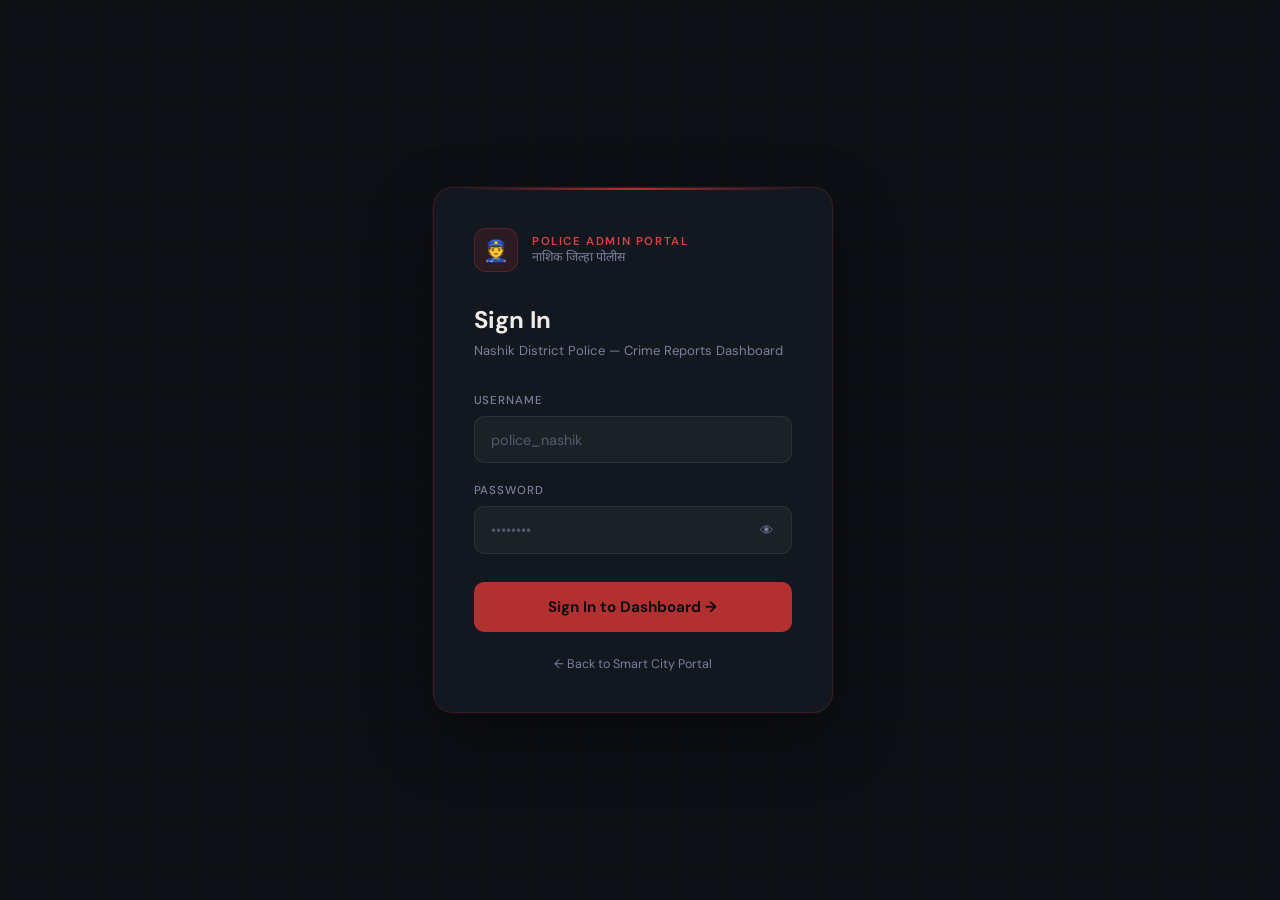
<file: frontend/admin/police/login.html>
<!DOCTYPE html>
<html lang="en">
<head>
  <meta charset="UTF-8"/>
  <meta name="viewport" content="width=device-width, initial-scale=1.0"/>
  <title>Police Admin Login · Smart City Nashik</title>
  <link rel="preconnect" href="https://fonts.googleapis.com">
  <link href="https://fonts.googleapis.com/css2?family=DM+Sans:wght@300;400;500;600&family=Noto+Sans+Devanagari:wght@400;600&display=swap" rel="stylesheet">
  <style>
    :root {
      --red:     #B33030;
      --red-lt:  #D94040;
      --red-dk:  #8A2020;
      --night:   #0C0F14;
      --surface: #131820;
      --border:  rgba(179,48,48,0.2);
      --muted:   #7A8099;
      --white:   #F0EDE8;
      --danger:  #EF4444;
    }
    *, *::before, *::after { box-sizing: border-box; margin: 0; padding: 0; }
    body {
      font-family: 'DM Sans', sans-serif;
      background: var(--night);
      color: var(--white);
      min-height: 100vh;
      display: flex; align-items: center; justify-content: center;
      padding: 1.5rem;
    }

    /* Background grid */
    body::before {
      content: '';
      position: fixed; inset: 0;
      background-image:
        linear-gradient(rgba(179,48,48,0.04) 1px, transparent 1px),
        linear-gradient(90deg, rgba(179,48,48,0.04) 1px, transparent 1px);
      background-size: 48px 48px;
      pointer-events: none;
    }

    .card {
      background: var(--surface);
      border: 1px solid var(--border);
      border-radius: 20px;
      padding: 2.5rem;
      width: 100%; max-width: 400px;
      position: relative;
      box-shadow: 0 24px 64px rgba(0,0,0,0.4), 0 0 0 1px rgba(179,48,48,0.1);
    }

    /* Top accent bar */
    .card::before {
      content: '';
      position: absolute; top: 0; left: 2rem; right: 2rem;
      height: 2px;
      background: linear-gradient(90deg, transparent, var(--red), transparent);
      border-radius: 0 0 2px 2px;
    }

    .logo-wrap {
      display: flex; align-items: center; gap: .9rem;
      margin-bottom: 2rem;
    }
    .logo-icon {
      width: 44px; height: 44px;
      background: rgba(179,48,48,0.15);
      border: 1.5px solid rgba(179,48,48,0.35);
      border-radius: 12px;
      display: grid; place-items: center;
      font-size: 1.3rem;
    }
    .logo-text { }
    .logo-title {
      font-size: .72rem; letter-spacing: .14em;
      text-transform: uppercase; color: var(--red-lt);
      font-weight: 600;
    }
    .logo-sub {
      font-family: 'Noto Sans Devanagari', sans-serif;
      font-size: .78rem; color: var(--muted);
      margin-top: .1rem;
    }

    h1 {
      font-size: 1.5rem; font-weight: 700;
      color: var(--white); margin-bottom: .4rem;
    }
    .subtitle {
      font-size: .82rem; color: var(--muted);
      margin-bottom: 2rem; line-height: 1.5;
    }

    .field { margin-bottom: 1.25rem; }
    label {
      display: block; font-size: .72rem;
      letter-spacing: .08em; text-transform: uppercase;
      color: var(--muted); margin-bottom: .5rem; font-weight: 500;
    }
    input {
      width: 100%;
      background: rgba(255,255,255,0.04);
      border: 1.5px solid rgba(255,255,255,0.08);
      border-radius: 10px;
      padding: .85rem 1rem;
      color: var(--white);
      font-family: 'DM Sans', sans-serif;
      font-size: .9rem;
      outline: none;
      transition: border-color .2s, background .2s;
    }
    input::placeholder { color: var(--muted); opacity: .6; }
    input:focus {
      border-color: var(--red);
      background: rgba(179,48,48,0.06);
    }

    /* Password toggle */
    .pass-wrap { position: relative; }
    .pass-toggle {
      position: absolute; right: .85rem; top: 50%;
      transform: translateY(-50%);
      background: none; border: none; color: var(--muted);
      cursor: pointer; font-size: .85rem; padding: .25rem;
      transition: color .2s;
    }
    .pass-toggle:hover { color: var(--white); }

    .btn-login {
      width: 100%; padding: .95rem;
      background: var(--red);
      color: #0C0F14; font-weight: 700;
      font-size: .95rem; border: none; border-radius: 10px;
      cursor: pointer; font-family: 'DM Sans', sans-serif;
      transition: background .2s, transform .15s, box-shadow .2s;
      display: flex; align-items: center; justify-content: center; gap: .5rem;
      margin-top: 1.75rem;
    }
    .btn-login:hover { background: var(--red-lt); transform: translateY(-1px); box-shadow: 0 8px 24px rgba(179,48,48,0.3); }
    .btn-login:disabled { opacity: .5; pointer-events: none; }

    /* Spinner */
    .spinner {
      width: 16px; height: 16px;
      border: 2px solid rgba(12,15,20,.3);
      border-top-color: #0C0F14;
      border-radius: 50%;
      animation: spin .6s linear infinite;
      display: none;
    }
    .btn-login.loading .spinner { display: block; }
    .btn-login.loading .btn-text { display: none; }
    @keyframes spin { to { transform: rotate(360deg); } }

    /* Error alert */
    .error-alert {
      background: rgba(239,68,68,0.1);
      border: 1px solid rgba(239,68,68,0.3);
      border-radius: 8px; padding: .75rem 1rem;
      font-size: .8rem; color: #FCA5A5;
      margin-top: 1rem; display: none;
      align-items: center; gap: .5rem;
    }
    .error-alert.show { display: flex; }

    /* Footer link */
    .back-link {
      display: block; text-align: center;
      margin-top: 1.5rem;
      font-size: .78rem; color: var(--muted);
      text-decoration: none; transition: color .2s;
    }
    .back-link:hover { color: var(--white); }

    @media (max-width: 480px) {
      .card { padding: 2rem 1.5rem; border-radius: 16px; }
    }
  </style>
  <script src="../../assets/js/preloader.js"></script>
  <link rel="stylesheet" href="../../assets/css/responsive.css">
</head>
<body>

  <div class="card">
    <div class="logo-wrap">
      <div class="logo-icon">👮</div>
      <div class="logo-text">
        <div class="logo-title">Police Admin Portal</div>
        <div class="logo-sub">नाशिक जिल्हा पोलीस</div>
      </div>
    </div>

    <h1>Sign In</h1>
    <p class="subtitle">Nashik District Police — Crime Reports Dashboard</p>

    <div class="field">
      <label>Username</label>
      <input type="text" id="username" placeholder="police_nashik" autocomplete="username"/>
    </div>

    <div class="field">
      <label>Password</label>
      <div class="pass-wrap">
        <input type="password" id="password" placeholder="••••••••" autocomplete="current-password"/>
        <button class="pass-toggle" onclick="togglePass()" id="passToggle" type="button">👁</button>
      </div>
    </div>

    <div class="error-alert" id="errorAlert">
      <span>⚠️</span> <span id="errorMsg">Invalid username or password.</span>
    </div>

    <button class="btn-login" id="loginBtn" onclick="doLogin()">
      <div class="spinner"></div>
      <span class="btn-text">Sign In to Dashboard →</span>
    </button>

    <a href="../../index.html" class="back-link">← Back to Smart City Portal</a>
  </div>

  <script src="../../assets/js/config.js"></script>
  <script src="../../assets/js/auth.js"></script>
  <script>
    const ROLE = 'police';

    // If a valid session already exists, skip the login screen.
    if (!Auth.getSession(ROLE).isExpired) {
      window.location.href = 'dashboard.html';
    }

    // Kick the (possibly sleeping) backend awake while the user types.
    Auth.warmup();

    function togglePass() {
      const inp = document.getElementById('password');
      inp.type = inp.type === 'password' ? 'text' : 'password';
    }

    // Allow Enter key to submit
    document.addEventListener('keydown', e => {
      if (e.key === 'Enter') doLogin();
    });

    async function doLogin() {
      const username = document.getElementById('username').value.trim();
      const password = document.getElementById('password').value;
      const btn      = document.getElementById('loginBtn');
      const errAlert = document.getElementById('errorAlert');
      const errMsg   = document.getElementById('errorMsg');

      if (!username || !password) {
        errMsg.textContent = 'Please enter both username and password.';
        errAlert.classList.add('show');
        return;
      }

      btn.classList.add('loading');
      btn.disabled = true;
      errAlert.classList.remove('show');

      try {
        await Auth.login(ROLE, username, password, (attempt, total) => {
          const label = btn.querySelector('.btn-text');
          if (label && attempt > 1) label.textContent = `Waking up server… (${attempt}/${total})`;
        });
        window.location.href = 'dashboard.html';
      } catch (err) {
        errMsg.textContent = err.message || 'Login failed.';
        errAlert.classList.add('show');
        const label = btn.querySelector('.btn-text');
        if (label) label.textContent = 'Sign In to Dashboard →';
        btn.classList.remove('loading');
        btn.disabled = false;
      }
    }
  </script>
</body>
</html>
</file>
<file: frontend/assets/css/responsive.css>
/*
 * Smart City Nashik — Responsive Guardrail Layer
 * Centralised mobile/tablet/desktop polish that OVERRIDES inline <style>
 * rules on each page. Must be loaded AFTER style.css and AFTER each page's
 * own inline <style> block, so link it last in <head>.
 *
 * Breakpoints
 *   xs : <= 400px   very small phones (iPhone SE portrait)
 *   sm : <= 540px   small phones
 *   md : <= 768px   large phones / small tablets
 *   lg : <= 1024px  tablets / small laptops
 */

/* ───────────────────────────────────────────────────────────
 *  GLOBAL GUARDRAILS — apply everywhere, no media query
 * ─────────────────────────────────────────────────────────── */

/* Never ship horizontal scroll. style.css already sets body overflow-x:hidden;
   belt-and-braces it at html level too for iOS Safari edge cases. */
html {
  overflow-x: hidden;
  max-width: 100%;
}

/* The classic "flex/grid children refusing to shrink" bug. min-width:0 lets
   children inside flex/grid containers honor their parent's width. */
*, *::before, *::after {
  min-width: 0;
}

/* Media elements should never overflow their container. style.css covers
   img/video already — extend to svg, iframe, picture, canvas. */
svg, iframe, picture, canvas, video, img {
  max-width: 100%;
  height: auto;
}

/* Preserve SVG aspect ratios that set width explicitly (e.g. decorative SVGs). */
svg[width][height] {
  height: auto;
}

/* Long words / URLs / emails should wrap, not blow out the layout. */
p, li, span, a, h1, h2, h3, h4, h5, h6, label, .text, dd, dt, td, th {
  overflow-wrap: anywhere;
  word-break: break-word;
}

/* Code blocks and pre that DO want to scroll rather than wrap. */
pre, code {
  overflow-wrap: normal;
  word-break: normal;
  max-width: 100%;
  overflow-x: auto;
}

/* Fluid containers — any element tagged as a container/wrapper must shrink. */
.container, .wrap, .wrapper, main, section, header, footer, article {
  max-width: 100%;
}

/* Tables: always allow horizontal scroll inside their direct parent.
   Pages wrap tables in .table-wrap / .table-container / similar. */
.table-wrap, .table-container, .table-scroll, .data-table-wrap {
  width: 100%;
  max-width: 100%;
  overflow-x: auto;
  -webkit-overflow-scrolling: touch;
}

/* Forms never overflow their container. */
input, textarea, select, button {
  max-width: 100%;
}

/* Textareas must not force horizontal scroll on long unbroken lines. */
textarea {
  resize: vertical;
}

/* ───────────────────────────────────────────────────────────
 *  TAP TARGETS — 44x44 minimum per Apple HIG / WCAG 2.5.5
 * ─────────────────────────────────────────────────────────── */
@media (hover: none) and (pointer: coarse) {
  button,
  .btn,
  [role="button"],
  a.button,
  a.btn,
  input[type="button"],
  input[type="submit"],
  input[type="reset"],
  .nav-link,
  .nav-links a,
  .nav-modules a,
  .tab,
  .chip,
  .pill,
  details > summary {
    min-height: 44px;
  }
}

/* ───────────────────────────────────────────────────────────
 *  iOS ZOOM FIX — form controls under 16px trigger autozoom
 * ─────────────────────────────────────────────────────────── */
@media (max-width: 768px) {
  input[type="text"],
  input[type="email"],
  input[type="password"],
  input[type="tel"],
  input[type="number"],
  input[type="search"],
  input[type="url"],
  input[type="date"],
  input[type="datetime-local"],
  input[type="time"],
  input:not([type]),
  textarea,
  select {
    font-size: 16px;
  }
}

/* ───────────────────────────────────────────────────────────
 *  TABLES — ensure data tables remain usable on mobile
 * ─────────────────────────────────────────────────────────── */
@media (max-width: 768px) {
  /* If a raw <table> is not wrapped, at least let it scroll inside its
     parent cell rather than push the page wider. */
  table {
    max-width: 100%;
    display: block;
    overflow-x: auto;
    -webkit-overflow-scrolling: touch;
  }
  table thead, table tbody, table tfoot, table tr {
    width: max-content;
    min-width: 100%;
  }
}

/* ───────────────────────────────────────────────────────────
 *  STICKY / FIXED ELEMENT SAFETY
 *  Sidebars that stick on desktop should de-stickify on mobile,
 *  otherwise they cover scrolled content. Admin pages already
 *  collapse; public pages (grievance/crime) need this.
 * ─────────────────────────────────────────────────────────── */
@media (max-width: 900px) {
  .sidebar,
  aside.sidebar,
  .page-sidebar,
  .form-sidebar {
    position: relative !important;
    top: auto !important;
    max-height: none !important;
    width: 100% !important;
  }
}

/* ───────────────────────────────────────────────────────────
 *  NAVIGATION — gracefully compress without hamburger (for
 *  pages that don't implement one). Hamburger pages override.
 * ─────────────────────────────────────────────────────────── */
@media (max-width: 768px) {
  /* Navs that use sticky/fixed rows — let them wrap instead of overflow. */
  nav, .nav, .topnav, .top-nav, header.nav {
    flex-wrap: wrap;
    row-gap: 0.4rem;
  }

  /* Module pill navs (grievance/crime) — allow wrap and horizontal scroll
     fallback so they never break the layout. */
  .nav-modules {
    display: flex;
    flex-wrap: wrap;
    gap: 0.35rem;
    max-width: 100%;
  }
  .nav-modules a,
  .nav-modules .pill {
    font-size: 0.78rem;
    padding: 0.35rem 0.7rem;
  }

  /* Search boxes in navs (tourism/kumbhnagari) — fluid-clamp their width. */
  .nav input[type="search"],
  .topnav input[type="search"],
  header input[type="search"] {
    width: 100%;
    max-width: min(200px, 40vw);
    min-width: 110px;
  }
}

@media (max-width: 400px) {
  /* On very small screens, hide the nav breadcrumb divider and any optional
     decorative nav elements, and further shrink pills. */
  .nav-divider,
  .nav-sep,
  .breadcrumb-divider {
    display: none;
  }
  .nav-modules a,
  .nav-modules .pill {
    font-size: 0.72rem;
    padding: 0.3rem 0.55rem;
  }
}

/* ───────────────────────────────────────────────────────────
 *  HAMBURGER MOBILE NAV — only activates if page injects the
 *  markup (homepage). Safely no-ops elsewhere.
 * ─────────────────────────────────────────────────────────── */
.nav-hamburger {
  display: none;
  width: 44px;
  height: 44px;
  align-items: center;
  justify-content: center;
  background: transparent;
  border: 1px solid rgba(255, 255, 255, 0.15);
  border-radius: 10px;
  cursor: pointer;
  position: relative;
  z-index: 1001;
}
.nav-hamburger span {
  display: block;
  width: 20px;
  height: 2px;
  background: currentColor;
  position: relative;
  transition: transform 0.25s ease, opacity 0.2s ease, top 0.25s ease;
}
.nav-hamburger span + span { margin-top: 5px; }
.nav-hamburger[aria-expanded="true"] span:nth-child(1) {
  transform: translateY(7px) rotate(45deg);
}
.nav-hamburger[aria-expanded="true"] span:nth-child(2) {
  opacity: 0;
}
.nav-hamburger[aria-expanded="true"] span:nth-child(3) {
  transform: translateY(-7px) rotate(-45deg);
}

@media (max-width: 768px) {
  .nav-hamburger {
    display: inline-flex;
  }
  /* Mobile nav panel appears only if page opts in. */
  .nav-links--mobile {
    position: fixed;
    top: 0;
    right: 0;
    bottom: 0;
    width: min(80vw, 320px);
    background: rgba(14, 14, 24, 0.98);
    backdrop-filter: blur(14px);
    -webkit-backdrop-filter: blur(14px);
    border-left: 1px solid rgba(255, 255, 255, 0.08);
    display: flex !important;
    flex-direction: column;
    gap: 1.2rem;
    padding: 5rem 1.5rem 2rem;
    transform: translateX(100%);
    transition: transform 0.3s cubic-bezier(0.23, 1, 0.32, 1);
    z-index: 1000;
    box-shadow: -20px 0 60px rgba(0, 0, 0, 0.4);
    overflow-y: auto;
  }
  .nav-links--mobile.is-open {
    transform: translateX(0);
  }
  .nav-links--mobile a,
  .nav-links--mobile .admin-link {
    font-size: 1rem;
    padding: 0.6rem 0;
    border-bottom: 1px solid rgba(255, 255, 255, 0.06);
  }
  body.nav-open {
    overflow: hidden;
  }
  /* Scrim behind the panel for tap-to-dismiss. */
  .nav-scrim {
    position: fixed;
    inset: 0;
    background: rgba(0, 0, 0, 0.5);
    z-index: 999;
    opacity: 0;
    pointer-events: none;
    transition: opacity 0.25s ease;
  }
  .nav-scrim.is-open {
    opacity: 1;
    pointer-events: auto;
  }
}

/* ───────────────────────────────────────────────────────────
 *  HERO SECTIONS — keep graceful on mobile
 * ─────────────────────────────────────────────────────────── */
@media (max-width: 768px) {
  .hero, section.hero, .hero-section {
    min-height: auto;
    padding-top: clamp(4rem, 14vw, 6rem);
    padding-bottom: clamp(2.5rem, 10vw, 4rem);
  }
  .hero h1, .hero .hero-title {
    font-size: clamp(1.9rem, 7.5vw, 3rem);
    line-height: 1.15;
  }
  .hero p, .hero .hero-sub, .hero-subtitle {
    font-size: clamp(0.95rem, 3.6vw, 1.1rem);
    line-height: 1.55;
  }
  /* Decorative backgrounds shouldn't dominate small screens. */
  .hero-mandala,
  .hero-bg-decor,
  .hero-orb {
    opacity: 0.35;
    transform: scale(0.75);
  }
}

/* ───────────────────────────────────────────────────────────
 *  GRID AUTO-COLLAPSE — last-resort safety net for any grid
 *  that uses repeat(N, 1fr) without its own media query.
 *
 *  ALSO: any grid child using `grid-column: span N` on mobile
 *  will silently expand the implicit grid and squeeze siblings
 *  to zero width — which causes letter-by-letter vertical
 *  text stacking. Force all direct grid children to span 1.
 * ─────────────────────────────────────────────────────────── */
@media (max-width: 768px) {
  .modules-grid > *,
  .cards-grid > *,
  .bento-3 > *,
  .bento-4 > *,
  .bento-mixed > *,
  .tips-grid > *,
  .reach-grid > *,
  .stats-grid > *,
  .events-grid > *,
  .hotels-grid > *,
  .issue-types > *,
  .type-cards > *,
  .how-grid > * {
    grid-column: auto !important;
  }
}

@media (max-width: 540px) {
  .cards-grid,
  .bento-3,
  .bento-4,
  .bento-mixed,
  .tips-grid,
  .reach-grid,
  .stats-grid,
  .events-grid,
  .hotels-grid,
  .issue-types,
  .type-cards,
  .how-grid,
  .modules-grid {
    grid-template-columns: 1fr !important;
    grid-auto-columns: 1fr !important;
  }
}

/* ───────────────────────────────────────────────────────────
 *  ADMIN DASHBOARD — table overflow + layout guardrails
 * ─────────────────────────────────────────────────────────── */
@media (max-width: 900px) {
  .layout {
    flex-direction: column !important;
  }
  .layout > aside,
  .layout > .sidebar {
    width: 100% !important;
    position: static !important;
  }
  .main, main.main, .content, .page-main {
    width: 100% !important;
    padding: 1rem !important;
  }
}

@media (max-width: 640px) {
  .stats-grid,
  .dashboard-stats {
    grid-template-columns: repeat(2, 1fr) !important;
    gap: 0.6rem !important;
  }
  .filter-bar,
  .filters {
    flex-wrap: wrap !important;
    gap: 0.5rem !important;
  }
  .filter-bar > *, .filters > * {
    flex: 1 1 140px;
    min-width: 0;
  }
  /* Drawers / side-panels on admin pages should be near-fullscreen. */
  .drawer, .side-panel, .modal-drawer {
    width: 100% !important;
    max-width: 100vw !important;
  }
}

/* ───────────────────────────────────────────────────────────
 *  FORMS — safe stacking and spacing on mobile
 * ─────────────────────────────────────────────────────────── */
@media (max-width: 540px) {
  .form-row,
  .form-grid,
  .field-row,
  .two-col,
  .grid-2 {
    grid-template-columns: 1fr !important;
    display: grid !important;
    gap: 0.9rem !important;
  }
  .form-actions, .actions {
    flex-direction: column;
    gap: 0.6rem;
  }
  .form-actions > *, .actions > * {
    width: 100%;
  }
  label, .field-label {
    font-size: 0.95rem;
  }
}

/* ───────────────────────────────────────────────────────────
 *  MODAL / DIALOG — always fit the viewport
 * ─────────────────────────────────────────────────────────── */
@media (max-width: 640px) {
  .modal,
  .dialog,
  [role="dialog"],
  .popup {
    max-width: 100vw !important;
    max-height: 100dvh !important;
    width: 100% !important;
    border-radius: 0 !important;
  }
  .modal-content, .dialog-content {
    max-height: 90dvh;
    overflow-y: auto;
    -webkit-overflow-scrolling: touch;
  }
}

/* ───────────────────────────────────────────────────────────
 *  LANDSCAPE MOBILE — trim hero height so it doesn't eat the
 *  entire screen when the user rotates the phone.
 * ─────────────────────────────────────────────────────────── */
@media (max-width: 900px) and (orientation: landscape) and (max-height: 520px) {
  .hero, section.hero {
    min-height: auto;
    padding-top: 4.5rem;
    padding-bottom: 2rem;
  }
  .hero h1 {
    font-size: clamp(1.5rem, 6vw, 2.2rem);
  }
}

/* ───────────────────────────────────────────────────────────
 *  MOTION — respect user preference
 * ─────────────────────────────────────────────────────────── */
@media (prefers-reduced-motion: reduce) {
  *, *::before, *::after {
    animation-duration: 0.001ms !important;
    animation-iteration-count: 1 !important;
    transition-duration: 0.001ms !important;
    scroll-behavior: auto !important;
  }
}

/* ───────────────────────────────────────────────────────────
 *  SCROLLBAR SPACING — avoid layout shift when content appears
 * ─────────────────────────────────────────────────────────── */
@supports (scrollbar-gutter: stable) {
  html { scrollbar-gutter: stable; }
}
</file>
